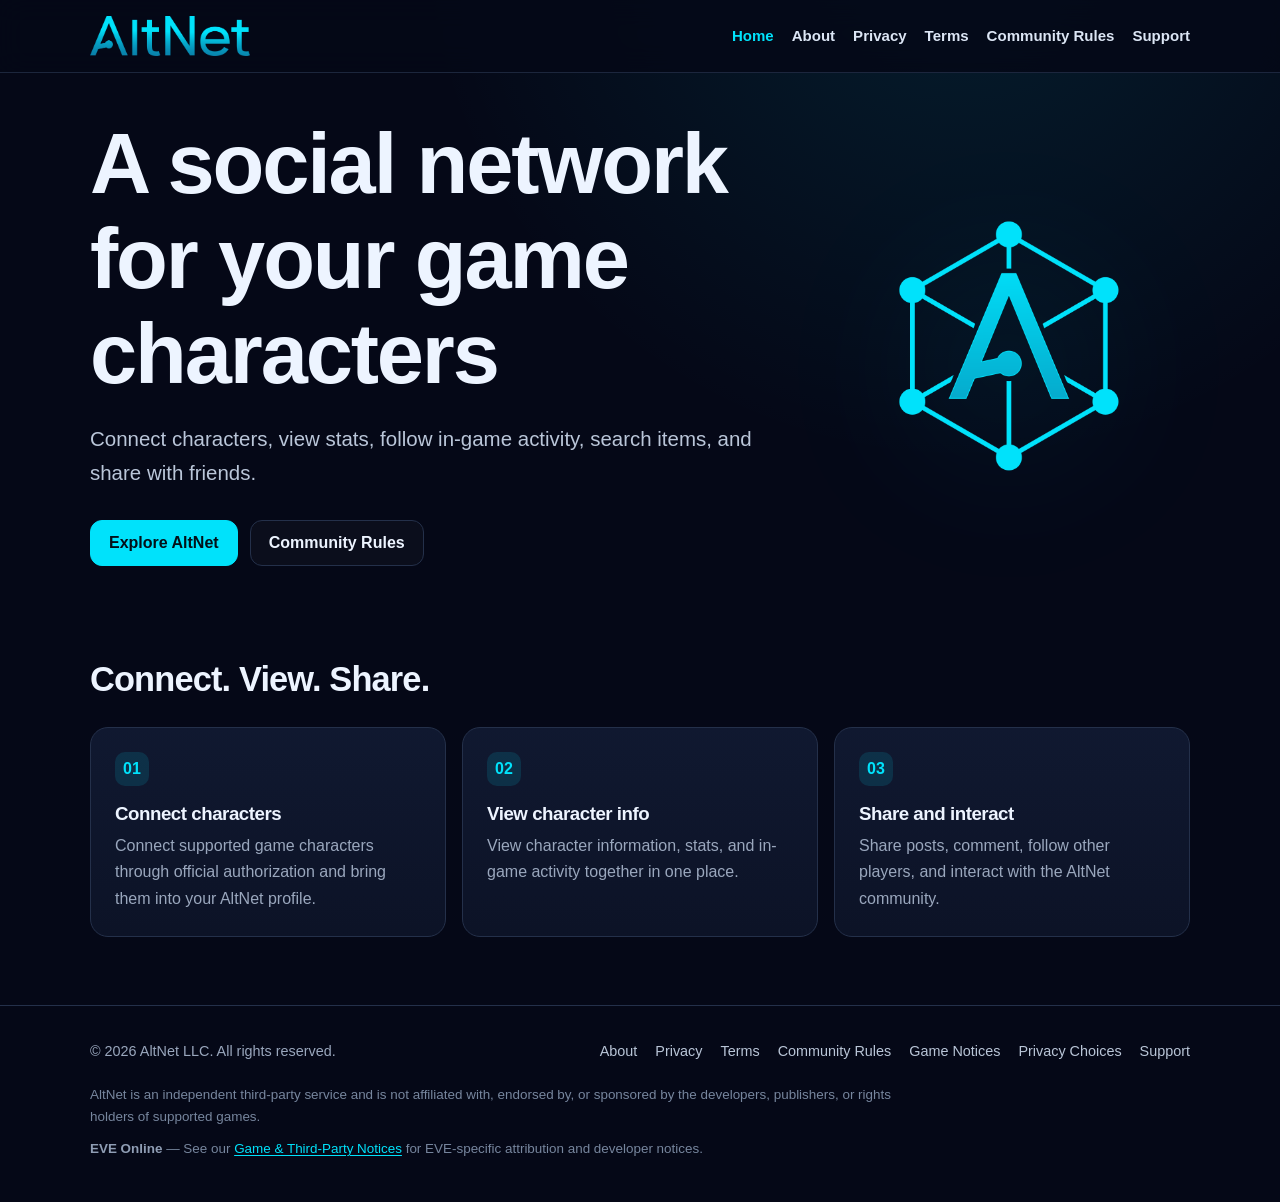
<file: index.html>
<!doctype html>
<html lang="en">
<head>
  <meta charset="utf-8">
  <meta name="viewport" content="width=device-width,initial-scale=1">
  <title>AltNet — A social network for your game characters</title>
  <meta name="description" content="AltNet is a social network for your game characters. Connect characters, view stats, follow in-game activity, search items, and share with friends.">
  <meta name="theme-color" content="#050817">
  <link rel="canonical" href="https://altnetapp.com/">
  <link rel="icon" type="image/png" sizes="192x192" href="/assets/images/favicon-192.png">
  <link rel="apple-touch-icon" href="/assets/images/favicon-192.png">
  <link rel="manifest" href="/site.webmanifest">
  <meta property="og:type" content="website">
  <meta property="og:site_name" content="AltNet">
  <meta property="og:title" content="AltNet — A social network for your game characters">
  <meta property="og:description" content="AltNet is a social network for your game characters. Connect characters, view stats, follow in-game activity, search items, and share with friends.">
  <meta property="og:url" content="https://altnetapp.com/">
  <meta property="og:image" content="https://altnetapp.com/assets/images/app-icon.png">
  <meta name="twitter:card" content="summary">
  <link rel="stylesheet" href="/assets/css/site.css">
</head>
<body>
<header class="site-header">
  <div class="wrap header-inner">
    <a class="brand" href="/" aria-label="AltNet home"><img src="/assets/images/altnet-wordmark.png" alt="AltNet"></a>

    <nav class="desktop-nav" aria-label="Main navigation">
        <a href="/" aria-current="page">Home</a>
        <a href="/about/">About</a>
        <a href="/privacy/">Privacy</a>
        <a href="/terms/">Terms</a>
        <a href="/rules/">Community Rules</a>
        <a href="/support/">Support</a>
    </nav>

    <details class="mobile-nav">
      <summary>Menu</summary>
      <nav aria-label="Mobile navigation">
        <a href="/" aria-current="page">Home</a>
        <a href="/about/">About</a>
        <a href="/privacy/">Privacy</a>
        <a href="/terms/">Terms</a>
        <a href="/rules/">Community Rules</a>
        <a href="/support/">Support</a>
      </nav>
    </details>
  </div>
</header>
<main>

<section class="hero">
  <div class="wrap hero-grid">
    <div>
      <h1>A social network for your game characters</h1>
      <p class="lead">Connect characters, view stats, follow in-game activity, search items, and share with friends.</p>
      <div class="hero-actions">
        <a class="btn btn-primary" href="#about">Explore AltNet</a>
        <a class="btn btn-secondary" href="/rules/">Community Rules</a>
      </div>
    </div>
    <img class="hero-mark" src="/assets/images/altnet-mark.png" alt="" aria-hidden="true">
  </div>
</section>

<section class="section" id="about">
  <div class="wrap">
    <h2>Connect. View. Share.</h2>
    <div class="cards">
      <article class="card"><div class="icon-dot">01</div><h3>Connect characters</h3><p>Connect supported game characters through official authorization and bring them into your AltNet profile.</p></article>
      <article class="card"><div class="icon-dot">02</div><h3>View character info</h3><p>View character information, stats, and in-game activity together in one place.</p></article>
      <article class="card"><div class="icon-dot">03</div><h3>Share and interact</h3><p>Share posts, comment, follow other players, and interact with the AltNet community.</p></article>
    </div>
  </div>
</section>


</main>
<footer class="site-footer">
  <div class="wrap">
    <div class="footer-grid">
      <div>© 2026 AltNet LLC. All rights reserved.</div>
      <div class="footer-links">
        <a href="/about/">About</a>
        <a href="/privacy/">Privacy</a>
        <a href="/terms/">Terms</a>
        <a href="/rules/">Community Rules</a>
        <a href="/game-notices/">Game Notices</a>
        <a href="/account-privacy-choices/">Privacy Choices</a>
        <a href="/support/">Support</a>
      </div>
    </div>
    <div class="third-party">
      <p>AltNet is an independent third-party service and is not affiliated with, endorsed by, or sponsored by the developers, publishers, or rights holders of supported games.</p>
      <p><strong>EVE Online</strong> — See our <a href="/game-notices/">Game &amp; Third-Party Notices</a> for EVE-specific attribution and developer notices.</p>
    </div>
  </div>
</footer>
</body>
</html>
</file>
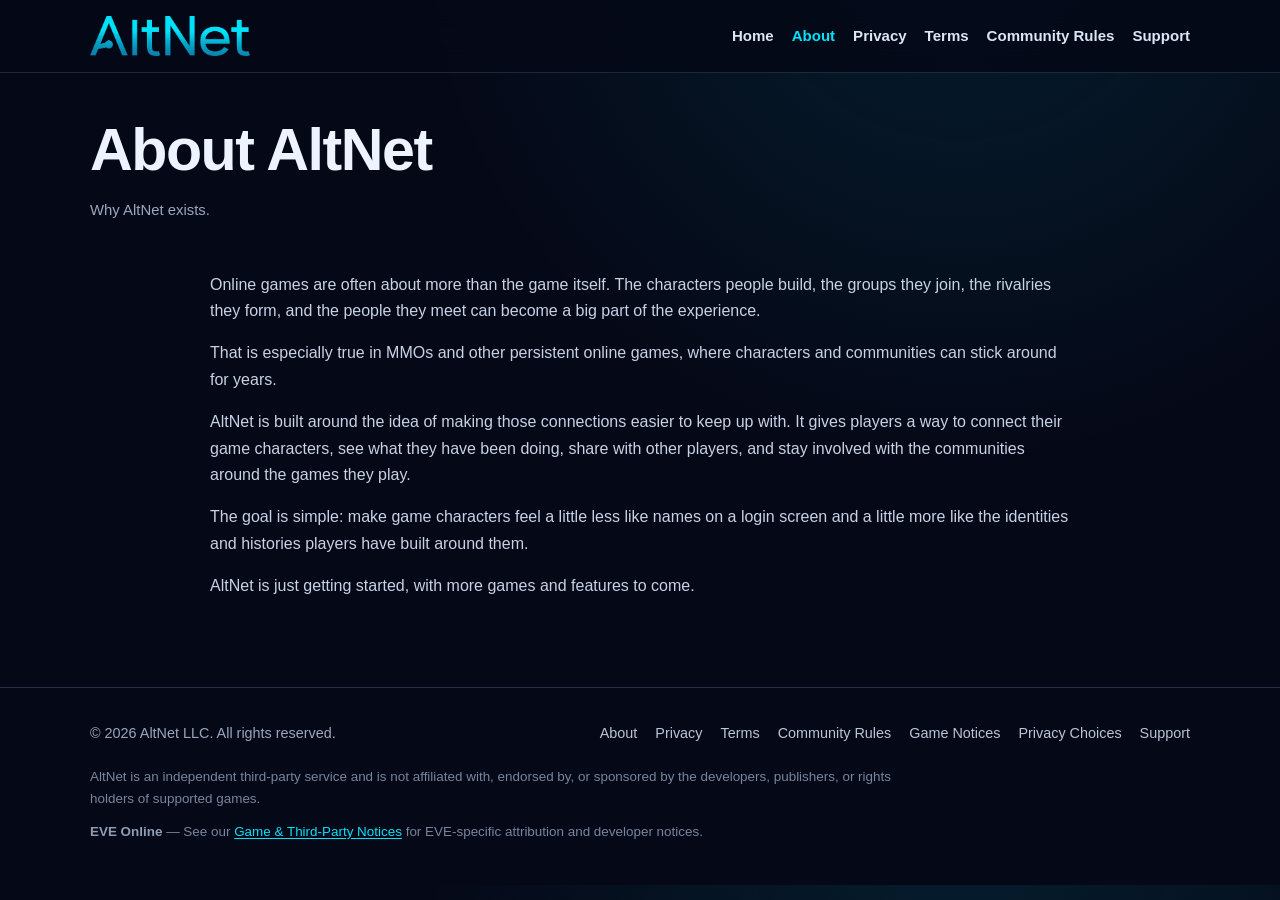
<file: about/index.html>
<!doctype html>
<html lang="en">
<head>
  <meta charset="utf-8">
  <meta name="viewport" content="width=device-width,initial-scale=1">
  <title>About AltNet — AltNet</title>
  <meta name="description" content="Why AltNet was created: bringing game characters, activity, information, and player communities together in one place.">
  <meta name="theme-color" content="#050817">
  <link rel="canonical" href="https://altnetapp.com/about/">
  <link rel="icon" type="image/png" sizes="192x192" href="/assets/images/favicon-192.png">
  <link rel="apple-touch-icon" href="/assets/images/favicon-192.png">
  <link rel="manifest" href="/site.webmanifest">
  <meta property="og:type" content="website">
  <meta property="og:site_name" content="AltNet">
  <meta property="og:title" content="About AltNet — AltNet">
  <meta property="og:description" content="Why AltNet was created: bringing game characters, activity, information, and player communities together in one place.">
  <meta property="og:url" content="https://altnetapp.com/about/">
  <meta property="og:image" content="https://altnetapp.com/assets/images/app-icon.png">
  <meta name="twitter:card" content="summary">
  <link rel="stylesheet" href="/assets/css/site.css">
</head>
<body>
<header class="site-header">
  <div class="wrap header-inner">
    <a class="brand" href="/" aria-label="AltNet home"><img src="/assets/images/altnet-wordmark.png" alt="AltNet"></a>

    <nav class="desktop-nav" aria-label="Main navigation">
        <a href="/">Home</a>
        <a href="/about/" aria-current="page">About</a>
        <a href="/privacy/">Privacy</a>
        <a href="/terms/">Terms</a>
        <a href="/rules/">Community Rules</a>
        <a href="/support/">Support</a>
    </nav>

    <details class="mobile-nav">
      <summary>Menu</summary>
      <nav aria-label="Mobile navigation">
        <a href="/">Home</a>
        <a href="/about/" aria-current="page">About</a>
        <a href="/privacy/">Privacy</a>
        <a href="/terms/">Terms</a>
        <a href="/rules/">Community Rules</a>
        <a href="/support/">Support</a>
      </nav>
    </details>
  </div>
</header>
<main>

<section class="legal-hero">
  <div class="wrap">
    <h1>About AltNet</h1>
    <p class="meta">Why AltNet exists.</p>
  </div>
</section>
<article class="wrap content">
  <p>Online games are often about more than the game itself. The characters people build, the groups they join, the rivalries they form, and the people they meet can become a big part of the experience.</p>

  <p>That is especially true in MMOs and other persistent online games, where characters and communities can stick around for years.</p>

  <p>AltNet is built around the idea of making those connections easier to keep up with. It gives players a way to connect their game characters, see what they have been doing, share with other players, and stay involved with the communities around the games they play.</p>

  <p>The goal is simple: make game characters feel a little less like names on a login screen and a little more like the identities and histories players have built around them.</p>

  <p>AltNet is just getting started, with more games and features to come.</p>
</article>

</main>
<footer class="site-footer">
  <div class="wrap">
    <div class="footer-grid">
      <div>© 2026 AltNet LLC. All rights reserved.</div>
      <div class="footer-links">
        <a href="/about/" aria-current="page">About</a>
        <a href="/privacy/">Privacy</a>
        <a href="/terms/">Terms</a>
        <a href="/rules/">Community Rules</a>
        <a href="/game-notices/">Game Notices</a>
        <a href="/account-privacy-choices/">Privacy Choices</a>
        <a href="/support/">Support</a>
      </div>
    </div>
    <div class="third-party">
      <p>AltNet is an independent third-party service and is not affiliated with, endorsed by, or sponsored by the developers, publishers, or rights holders of supported games.</p>
      <p><strong>EVE Online</strong> — See our <a href="/game-notices/">Game &amp; Third-Party Notices</a> for EVE-specific attribution and developer notices.</p>
    </div>
  </div>
</footer>
</body>
</html>
</file>
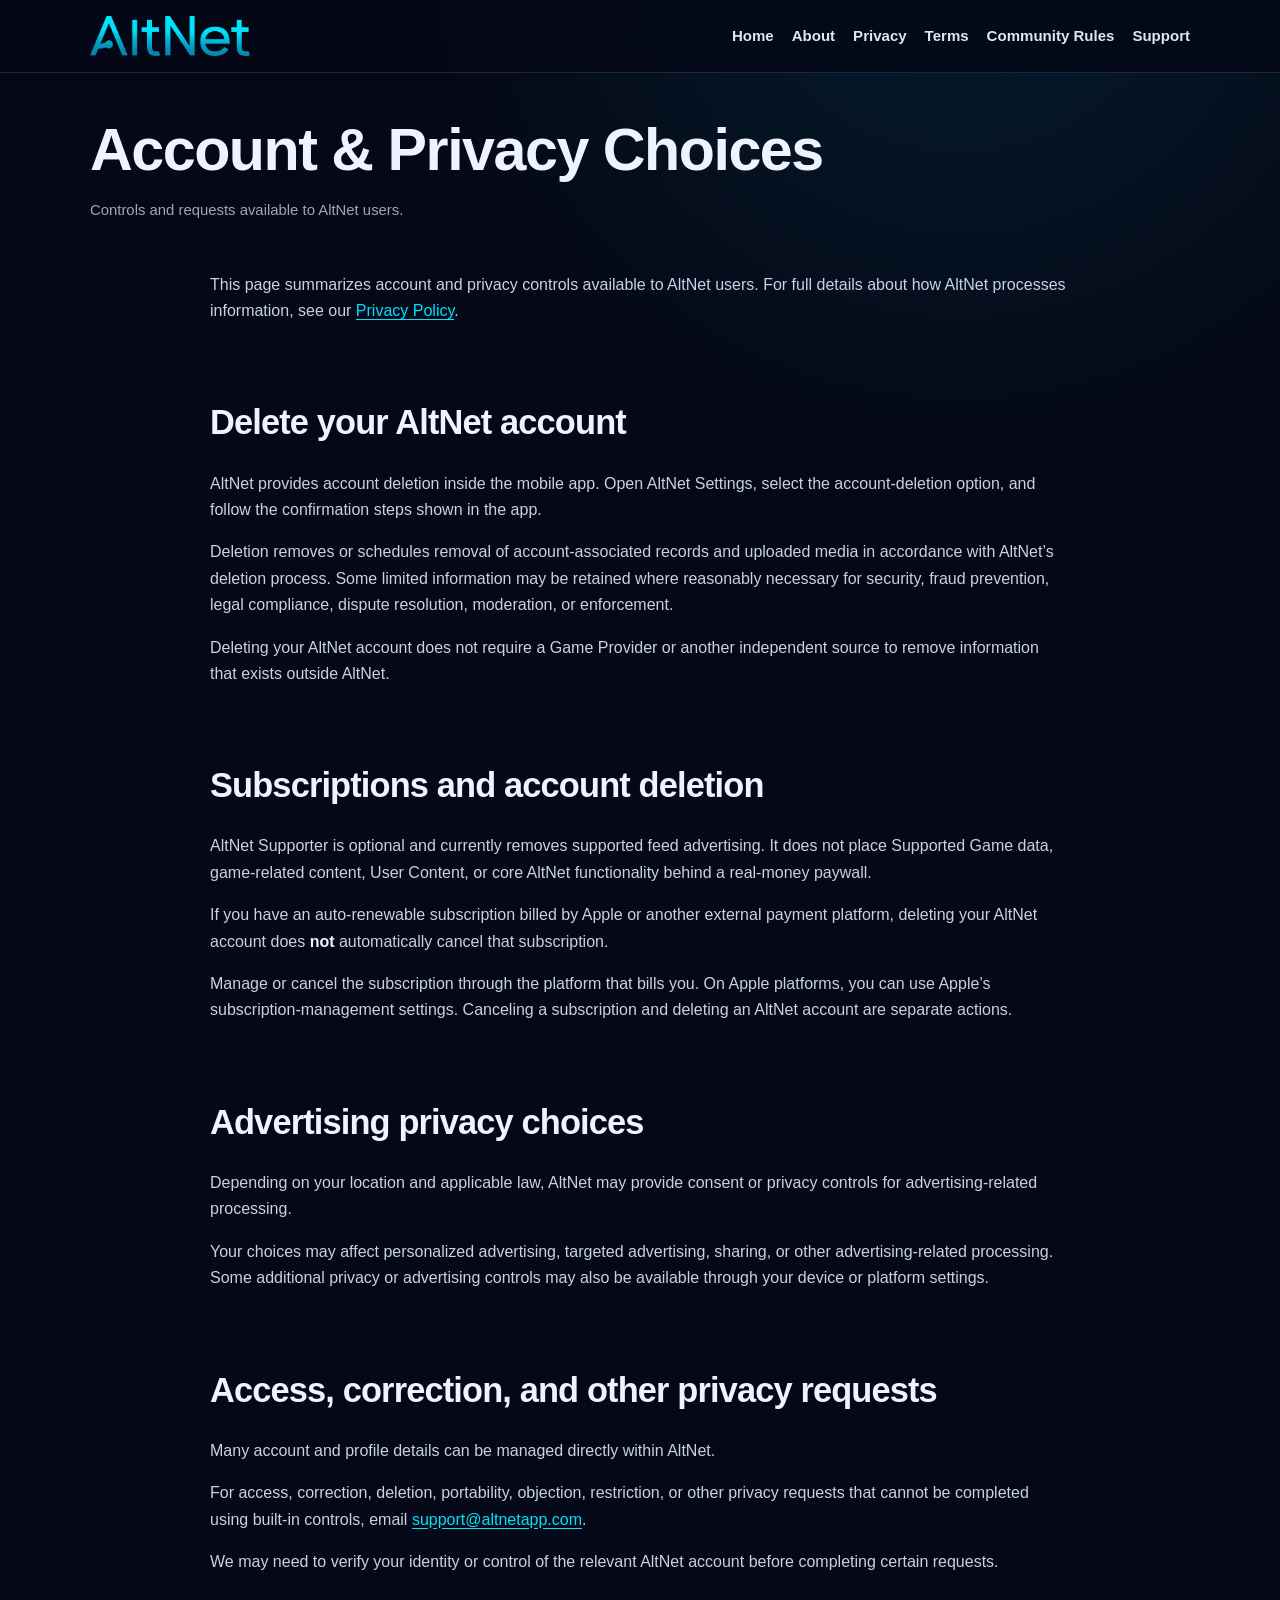
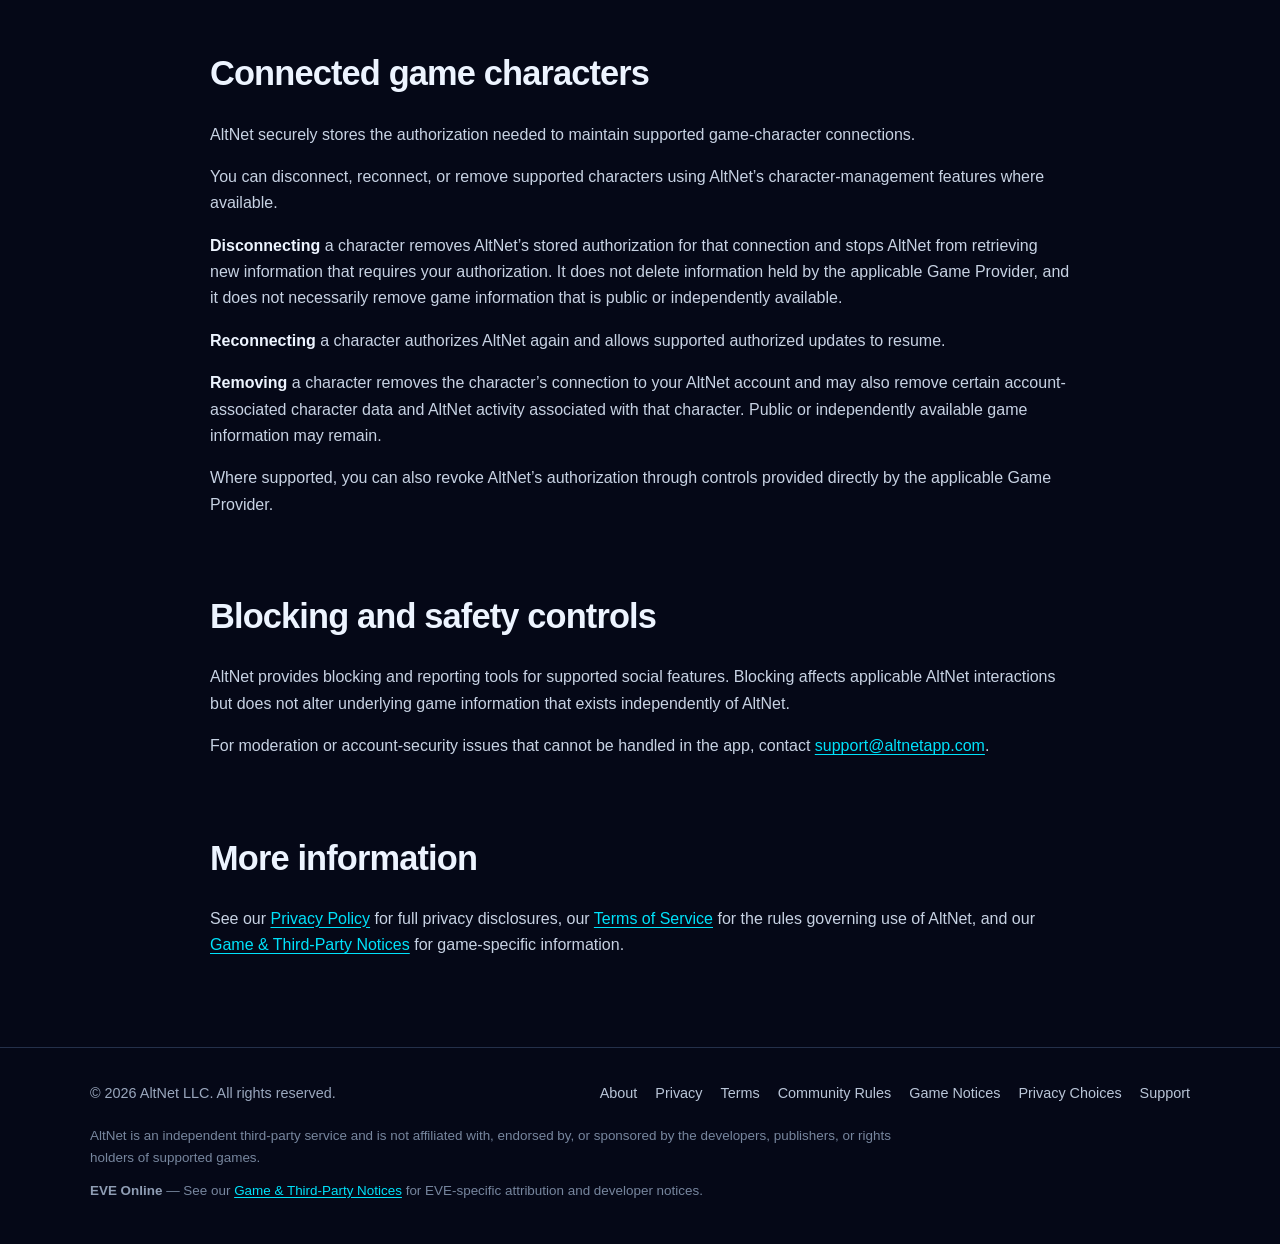
<file: account-privacy-choices/index.html>
<!doctype html>
<html lang="en">
<head>
  <meta charset="utf-8">
  <meta name="viewport" content="width=device-width,initial-scale=1">
  <title>Account & Privacy Choices — AltNet</title>
  <meta name="description" content="Account deletion and privacy choices available to AltNet users.">
  <meta name="theme-color" content="#050817">
  <link rel="canonical" href="https://altnetapp.com/account-privacy-choices/">
  <link rel="icon" type="image/png" sizes="192x192" href="/assets/images/favicon-192.png">
  <link rel="apple-touch-icon" href="/assets/images/favicon-192.png">
  <link rel="manifest" href="/site.webmanifest">
  <meta property="og:type" content="website">
  <meta property="og:site_name" content="AltNet">
  <meta property="og:title" content="Account & Privacy Choices — AltNet">
  <meta property="og:description" content="Account deletion and privacy choices available to AltNet users.">
  <meta property="og:url" content="https://altnetapp.com/account-privacy-choices/">
  <meta property="og:image" content="https://altnetapp.com/assets/images/app-icon.png">
  <meta name="twitter:card" content="summary">
  <link rel="stylesheet" href="/assets/css/site.css">
</head>
<body>
<header class="site-header">
  <div class="wrap header-inner">
    <a class="brand" href="/" aria-label="AltNet home"><img src="/assets/images/altnet-wordmark.png" alt="AltNet"></a>

    <nav class="desktop-nav" aria-label="Main navigation">
        <a href="/">Home</a>
        <a href="/about/">About</a>
        <a href="/privacy/">Privacy</a>
        <a href="/terms/">Terms</a>
        <a href="/rules/">Community Rules</a>
        <a href="/support/">Support</a>
    </nav>

    <details class="mobile-nav">
      <summary>Menu</summary>
      <nav aria-label="Mobile navigation">
        <a href="/">Home</a>
        <a href="/about/">About</a>
        <a href="/privacy/">Privacy</a>
        <a href="/terms/">Terms</a>
        <a href="/rules/">Community Rules</a>
        <a href="/support/">Support</a>
      </nav>
    </details>
  </div>
</header>
<main>

<section class="legal-hero"><div class="wrap"><h1>Account &amp; Privacy Choices</h1><p class="meta">Controls and requests available to AltNet users.</p></div></section>
<article class="wrap content">
  <p>This page summarizes account and privacy controls available to AltNet users. For full details about how AltNet processes information, see our <a href="/privacy/">Privacy Policy</a>.</p>

  <h2>Delete your AltNet account</h2>
  <p>AltNet provides account deletion inside the mobile app. Open AltNet Settings, select the account-deletion option, and follow the confirmation steps shown in the app.</p>
  <p>Deletion removes or schedules removal of account-associated records and uploaded media in accordance with AltNet’s deletion process. Some limited information may be retained where reasonably necessary for security, fraud prevention, legal compliance, dispute resolution, moderation, or enforcement.</p>
  <p>Deleting your AltNet account does not require a Game Provider or another independent source to remove information that exists outside AltNet.</p>

  <h2>Subscriptions and account deletion</h2>
  <p>AltNet Supporter is optional and currently removes supported feed advertising. It does not place Supported Game data, game-related content, User Content, or core AltNet functionality behind a real-money paywall.</p>
  <p>If you have an auto-renewable subscription billed by Apple or another external payment platform, deleting your AltNet account does <strong>not</strong> automatically cancel that subscription.</p>
  <p>Manage or cancel the subscription through the platform that bills you. On Apple platforms, you can use Apple’s subscription-management settings. Canceling a subscription and deleting an AltNet account are separate actions.</p>

  <h2>Advertising privacy choices</h2>
  <p>Depending on your location and applicable law, AltNet may provide consent or privacy controls for advertising-related processing.</p>
  <p>Your choices may affect personalized advertising, targeted advertising, sharing, or other advertising-related processing. Some additional privacy or advertising controls may also be available through your device or platform settings.</p>

  <h2>Access, correction, and other privacy requests</h2>
  <p>Many account and profile details can be managed directly within AltNet.</p>
  <p>For access, correction, deletion, portability, objection, restriction, or other privacy requests that cannot be completed using built-in controls, email <a href="mailto:support@altnetapp.com">support@altnetapp.com</a>.</p>
  <p>We may need to verify your identity or control of the relevant AltNet account before completing certain requests.</p>

  <h2>Connected game characters</h2>
  <p>AltNet securely stores the authorization needed to maintain supported game-character connections.</p>
  <p>You can disconnect, reconnect, or remove supported characters using AltNet’s character-management features where available.</p>
  <p><strong>Disconnecting</strong> a character removes AltNet’s stored authorization for that connection and stops AltNet from retrieving new information that requires your authorization. It does not delete information held by the applicable Game Provider, and it does not necessarily remove game information that is public or independently available.</p>
  <p><strong>Reconnecting</strong> a character authorizes AltNet again and allows supported authorized updates to resume.</p>
  <p><strong>Removing</strong> a character removes the character’s connection to your AltNet account and may also remove certain account-associated character data and AltNet activity associated with that character. Public or independently available game information may remain.</p>
  <p>Where supported, you can also revoke AltNet’s authorization through controls provided directly by the applicable Game Provider.</p>

  <h2>Blocking and safety controls</h2>
  <p>AltNet provides blocking and reporting tools for supported social features. Blocking affects applicable AltNet interactions but does not alter underlying game information that exists independently of AltNet.</p>
  <p>For moderation or account-security issues that cannot be handled in the app, contact <a href="mailto:support@altnetapp.com">support@altnetapp.com</a>.</p>

  <h2>More information</h2>
  <p>See our <a href="/privacy/">Privacy Policy</a> for full privacy disclosures, our <a href="/terms/">Terms of Service</a> for the rules governing use of AltNet, and our <a href="/game-notices/">Game &amp; Third-Party Notices</a> for game-specific information.</p>
</article>

</main>
<footer class="site-footer">
  <div class="wrap">
    <div class="footer-grid">
      <div>© 2026 AltNet LLC. All rights reserved.</div>
      <div class="footer-links">
        <a href="/about/">About</a>
        <a href="/privacy/">Privacy</a>
        <a href="/terms/">Terms</a>
        <a href="/rules/">Community Rules</a>
        <a href="/game-notices/">Game Notices</a>
        <a href="/account-privacy-choices/">Privacy Choices</a>
        <a href="/support/">Support</a>
      </div>
    </div>
    <div class="third-party">
      <p>AltNet is an independent third-party service and is not affiliated with, endorsed by, or sponsored by the developers, publishers, or rights holders of supported games.</p>
      <p><strong>EVE Online</strong> — See our <a href="/game-notices/">Game &amp; Third-Party Notices</a> for EVE-specific attribution and developer notices.</p>
    </div>
  </div>
</footer>
</body>
</html>
</file>
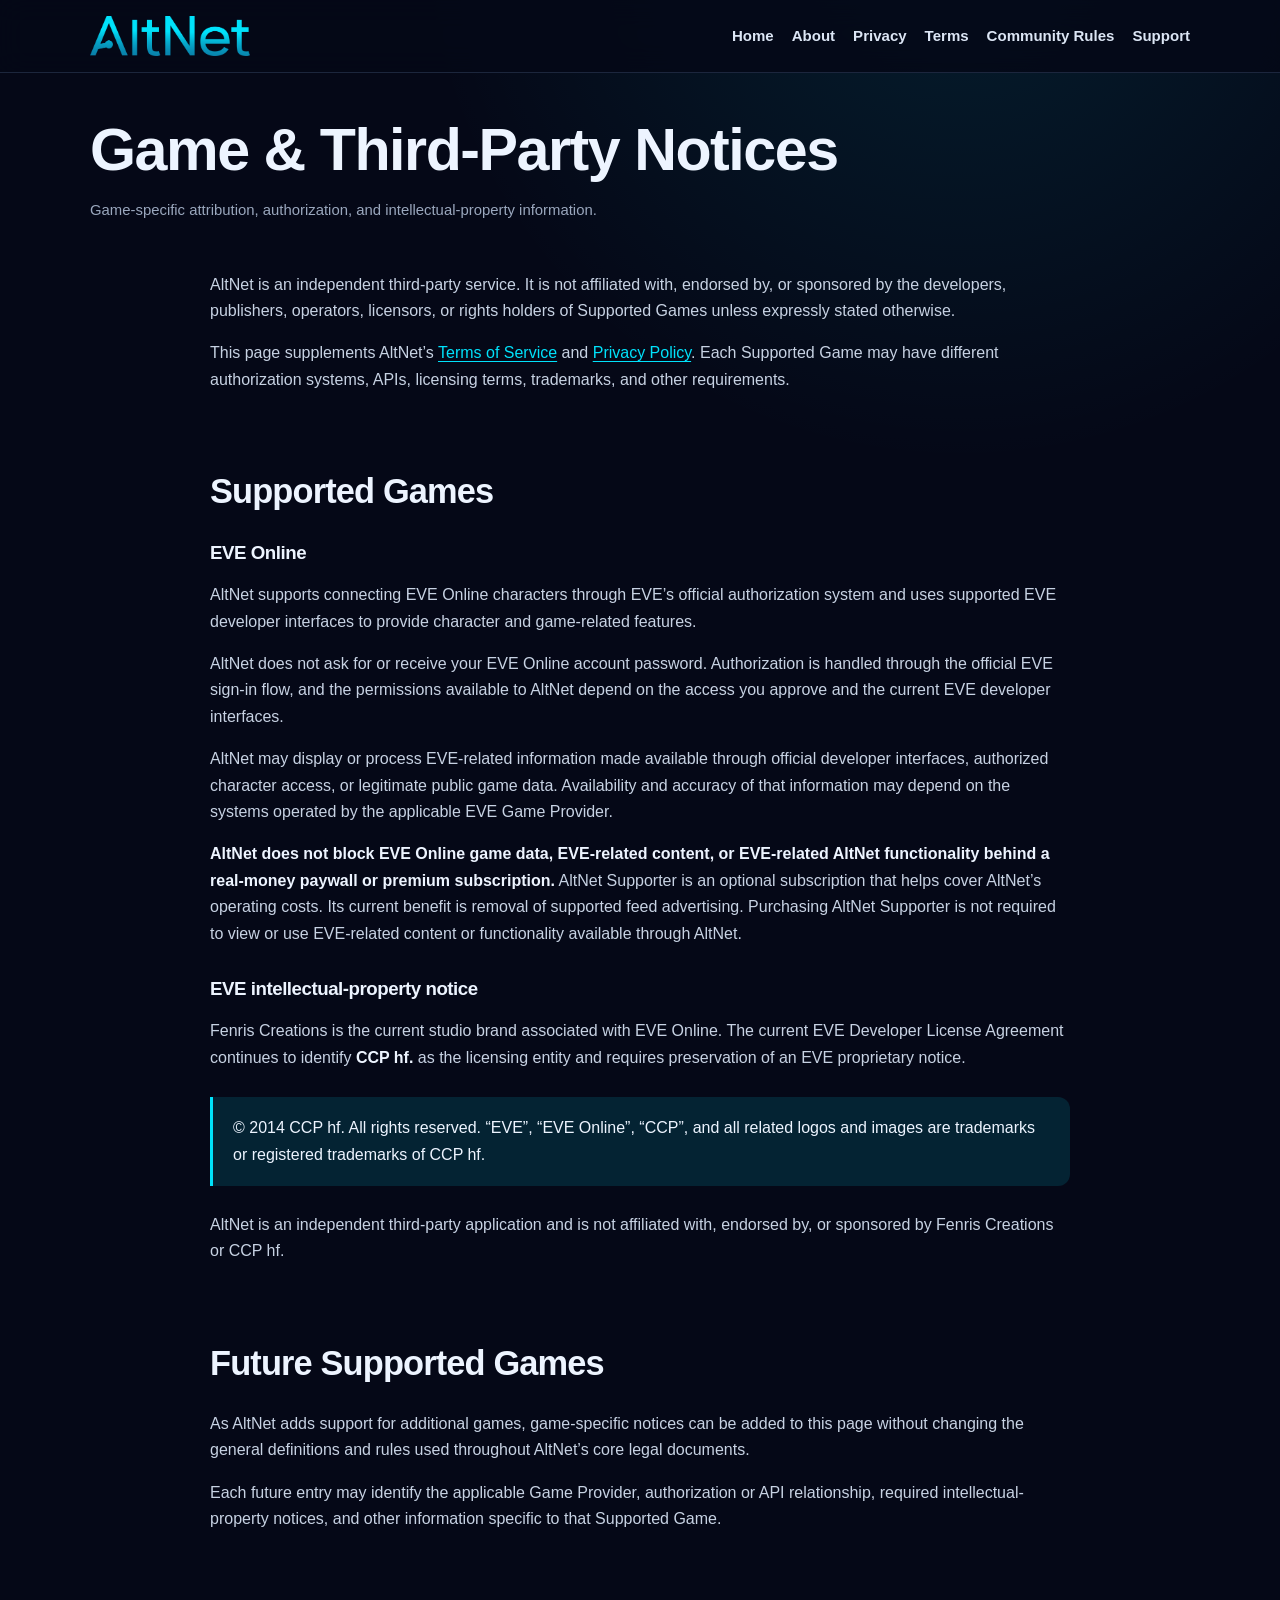
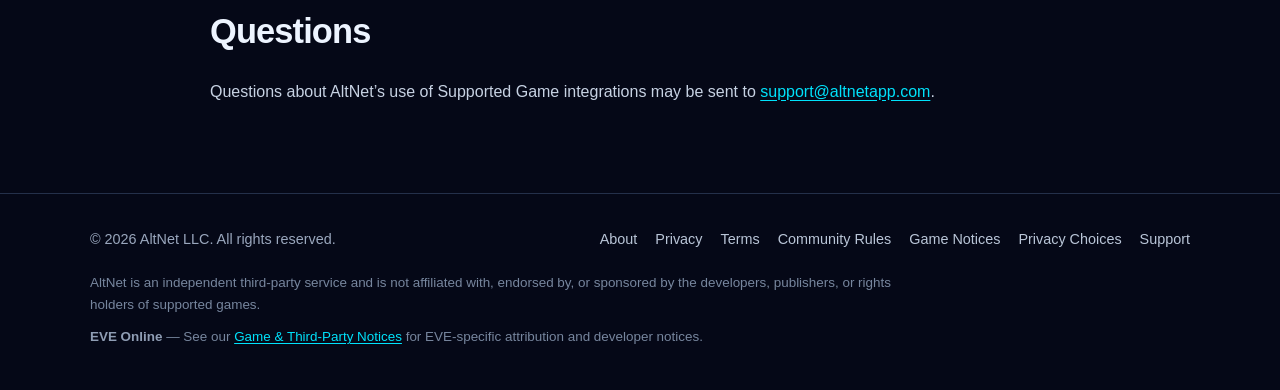
<file: game-notices/index.html>
<!doctype html>
<html lang="en">
<head>
  <meta charset="utf-8">
  <meta name="viewport" content="width=device-width,initial-scale=1">
  <title>Game & Third-Party Notices — AltNet</title>
  <meta name="description" content="Game-specific, intellectual-property, authorization, and third-party notices for AltNet.">
  <meta name="theme-color" content="#050817">
  <link rel="canonical" href="https://altnetapp.com/game-notices/">
  <link rel="icon" type="image/png" sizes="192x192" href="/assets/images/favicon-192.png">
  <link rel="apple-touch-icon" href="/assets/images/favicon-192.png">
  <link rel="manifest" href="/site.webmanifest">
  <meta property="og:type" content="website">
  <meta property="og:site_name" content="AltNet">
  <meta property="og:title" content="Game &amp; Third-Party Notices — AltNet">
  <meta property="og:description" content="Game-specific, intellectual-property, authorization, and third-party notices for AltNet.">
  <meta property="og:url" content="https://altnetapp.com/game-notices/">
  <meta property="og:image" content="https://altnetapp.com/assets/images/app-icon.png">
  <meta name="twitter:card" content="summary">
  <link rel="stylesheet" href="/assets/css/site.css">
</head>
<body>
<header class="site-header">
  <div class="wrap header-inner">
    <a class="brand" href="/" aria-label="AltNet home"><img src="/assets/images/altnet-wordmark.png" alt="AltNet"></a>

    <nav class="desktop-nav" aria-label="Main navigation">
        <a href="/">Home</a>
        <a href="/about/">About</a>
        <a href="/privacy/">Privacy</a>
        <a href="/terms/">Terms</a>
        <a href="/rules/">Community Rules</a>
        <a href="/support/">Support</a>
    </nav>

    <details class="mobile-nav">
      <summary>Menu</summary>
      <nav aria-label="Mobile navigation">
        <a href="/">Home</a>
        <a href="/about/">About</a>
        <a href="/privacy/">Privacy</a>
        <a href="/terms/">Terms</a>
        <a href="/rules/">Community Rules</a>
        <a href="/support/">Support</a>
      </nav>
    </details>
  </div>
</header>
<main>

<section class="legal-hero"><div class="wrap"><h1>Game &amp; Third-Party Notices</h1><p class="meta">Game-specific attribution, authorization, and intellectual-property information.</p></div></section>
<article class="wrap content">
  <p>AltNet is an independent third-party service. It is not affiliated with, endorsed by, or sponsored by the developers, publishers, operators, licensors, or rights holders of Supported Games unless expressly stated otherwise.</p>
  <p>This page supplements AltNet’s <a href="/terms/">Terms of Service</a> and <a href="/privacy/">Privacy Policy</a>. Each Supported Game may have different authorization systems, APIs, licensing terms, trademarks, and other requirements.</p>

  <h2>Supported Games</h2>

  <h3>EVE Online</h3>
  <p>AltNet supports connecting EVE Online characters through EVE’s official authorization system and uses supported EVE developer interfaces to provide character and game-related features.</p>
  <p>AltNet does not ask for or receive your EVE Online account password. Authorization is handled through the official EVE sign-in flow, and the permissions available to AltNet depend on the access you approve and the current EVE developer interfaces.</p>
  <p>AltNet may display or process EVE-related information made available through official developer interfaces, authorized character access, or legitimate public game data. Availability and accuracy of that information may depend on the systems operated by the applicable EVE Game Provider.</p>
  <p><strong>AltNet does not block EVE Online game data, EVE-related content, or EVE-related AltNet functionality behind a real-money paywall or premium subscription.</strong> AltNet Supporter is an optional subscription that helps cover AltNet’s operating costs. Its current benefit is removal of supported feed advertising. Purchasing AltNet Supporter is not required to view or use EVE-related content or functionality available through AltNet.</p>

  <h3>EVE intellectual-property notice</h3>
  <p>Fenris Creations is the current studio brand associated with EVE Online. The current EVE Developer License Agreement continues to identify <strong>CCP hf.</strong> as the licensing entity and requires preservation of an EVE proprietary notice.</p>
  <div class="notice">© 2014 CCP hf. All rights reserved. “EVE”, “EVE Online”, “CCP”, and all related logos and images are trademarks or registered trademarks of CCP hf.</div>
  <p>AltNet is an independent third-party application and is not affiliated with, endorsed by, or sponsored by Fenris Creations or CCP hf.</p>

  <h2>Future Supported Games</h2>
  <p>As AltNet adds support for additional games, game-specific notices can be added to this page without changing the general definitions and rules used throughout AltNet’s core legal documents.</p>
  <p>Each future entry may identify the applicable Game Provider, authorization or API relationship, required intellectual-property notices, and other information specific to that Supported Game.</p>

  <h2>Questions</h2>
  <p>Questions about AltNet’s use of Supported Game integrations may be sent to <a href="mailto:support@altnetapp.com">support@altnetapp.com</a>.</p>
</article>

</main>
<footer class="site-footer">
  <div class="wrap">
    <div class="footer-grid">
      <div>© 2026 AltNet LLC. All rights reserved.</div>
      <div class="footer-links">
        <a href="/about/">About</a>
        <a href="/privacy/">Privacy</a>
        <a href="/terms/">Terms</a>
        <a href="/rules/">Community Rules</a>
        <a href="/game-notices/">Game Notices</a>
        <a href="/account-privacy-choices/">Privacy Choices</a>
        <a href="/support/">Support</a>
      </div>
    </div>
    <div class="third-party">
      <p>AltNet is an independent third-party service and is not affiliated with, endorsed by, or sponsored by the developers, publishers, or rights holders of supported games.</p>
      <p><strong>EVE Online</strong> — See our <a href="/game-notices/">Game &amp; Third-Party Notices</a> for EVE-specific attribution and developer notices.</p>
    </div>
  </div>
</footer>
</body>
</html>
</file>
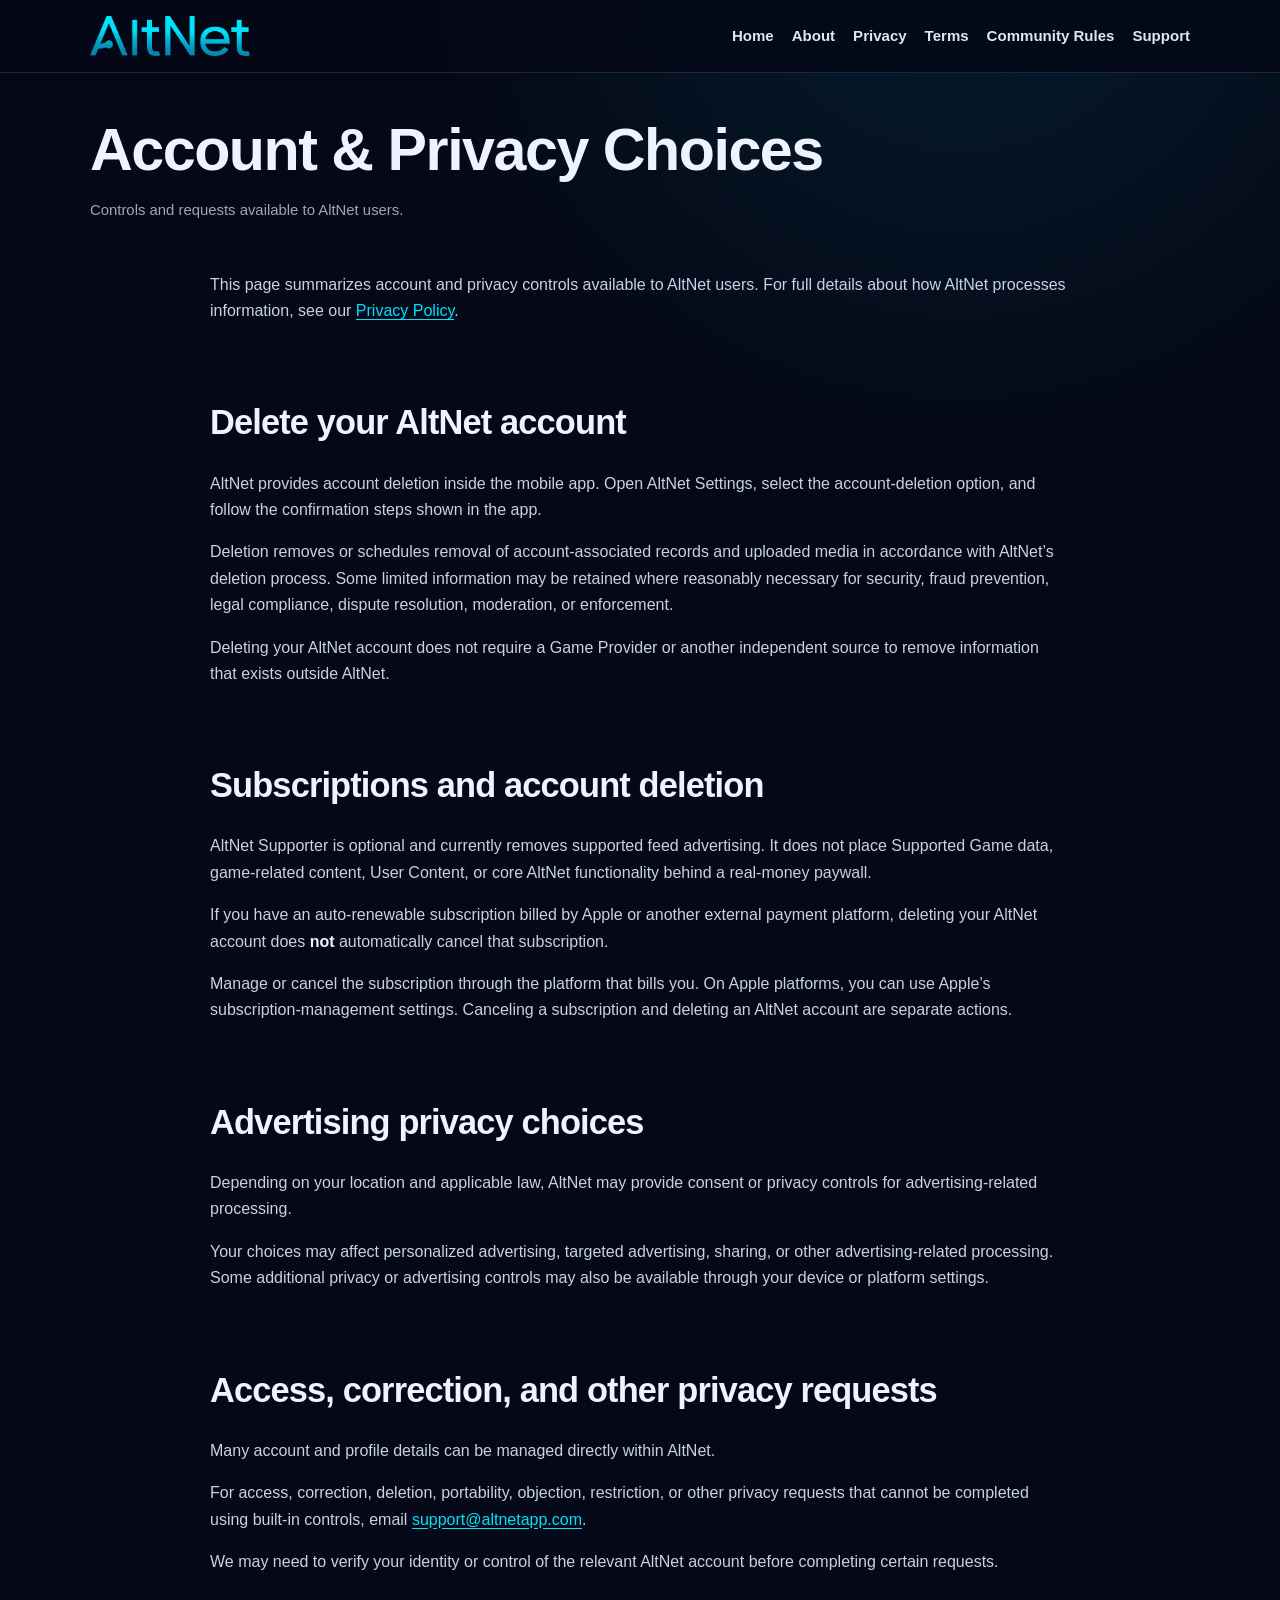
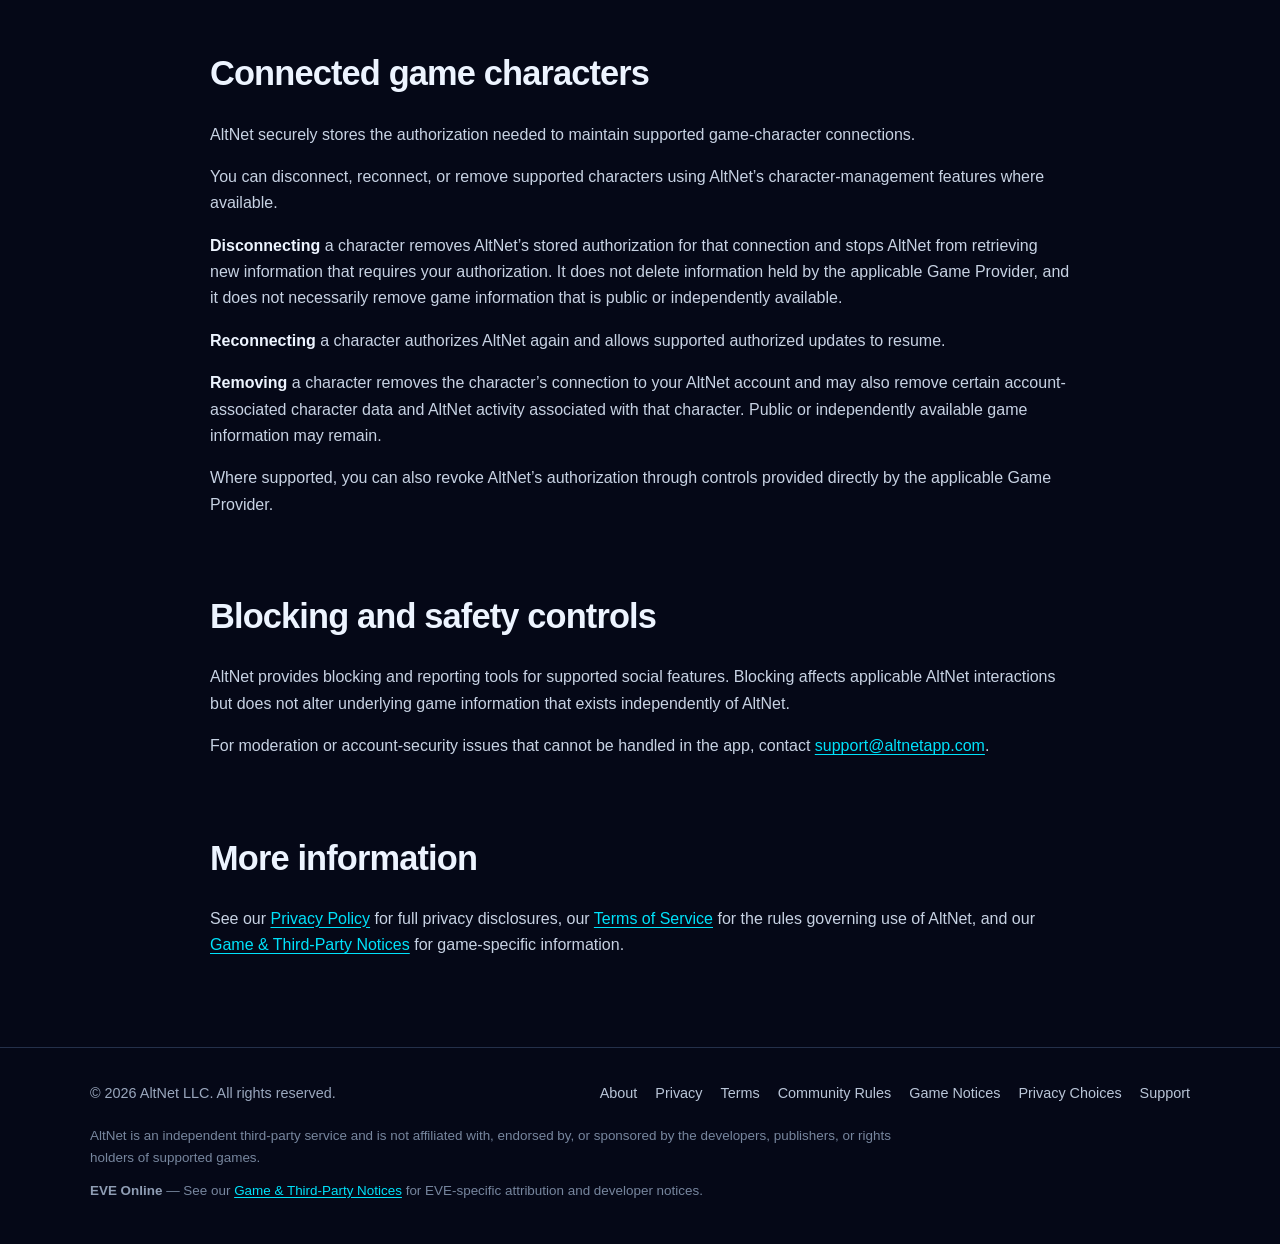
<file: privacy-choices/index.html>
<!doctype html><html lang="en"><head><meta charset="utf-8"><meta name="viewport" content="width=device-width,initial-scale=1"><meta name="robots" content="noindex,follow"><meta http-equiv="refresh" content="0;url=/account-privacy-choices/"><link rel="canonical" href="https://altnetapp.com/account-privacy-choices/"><title>Privacy Choices — AltNet</title></head><body><p><a href="/account-privacy-choices/">Continue to Account &amp; Privacy Choices</a></p></body></html>
</file>
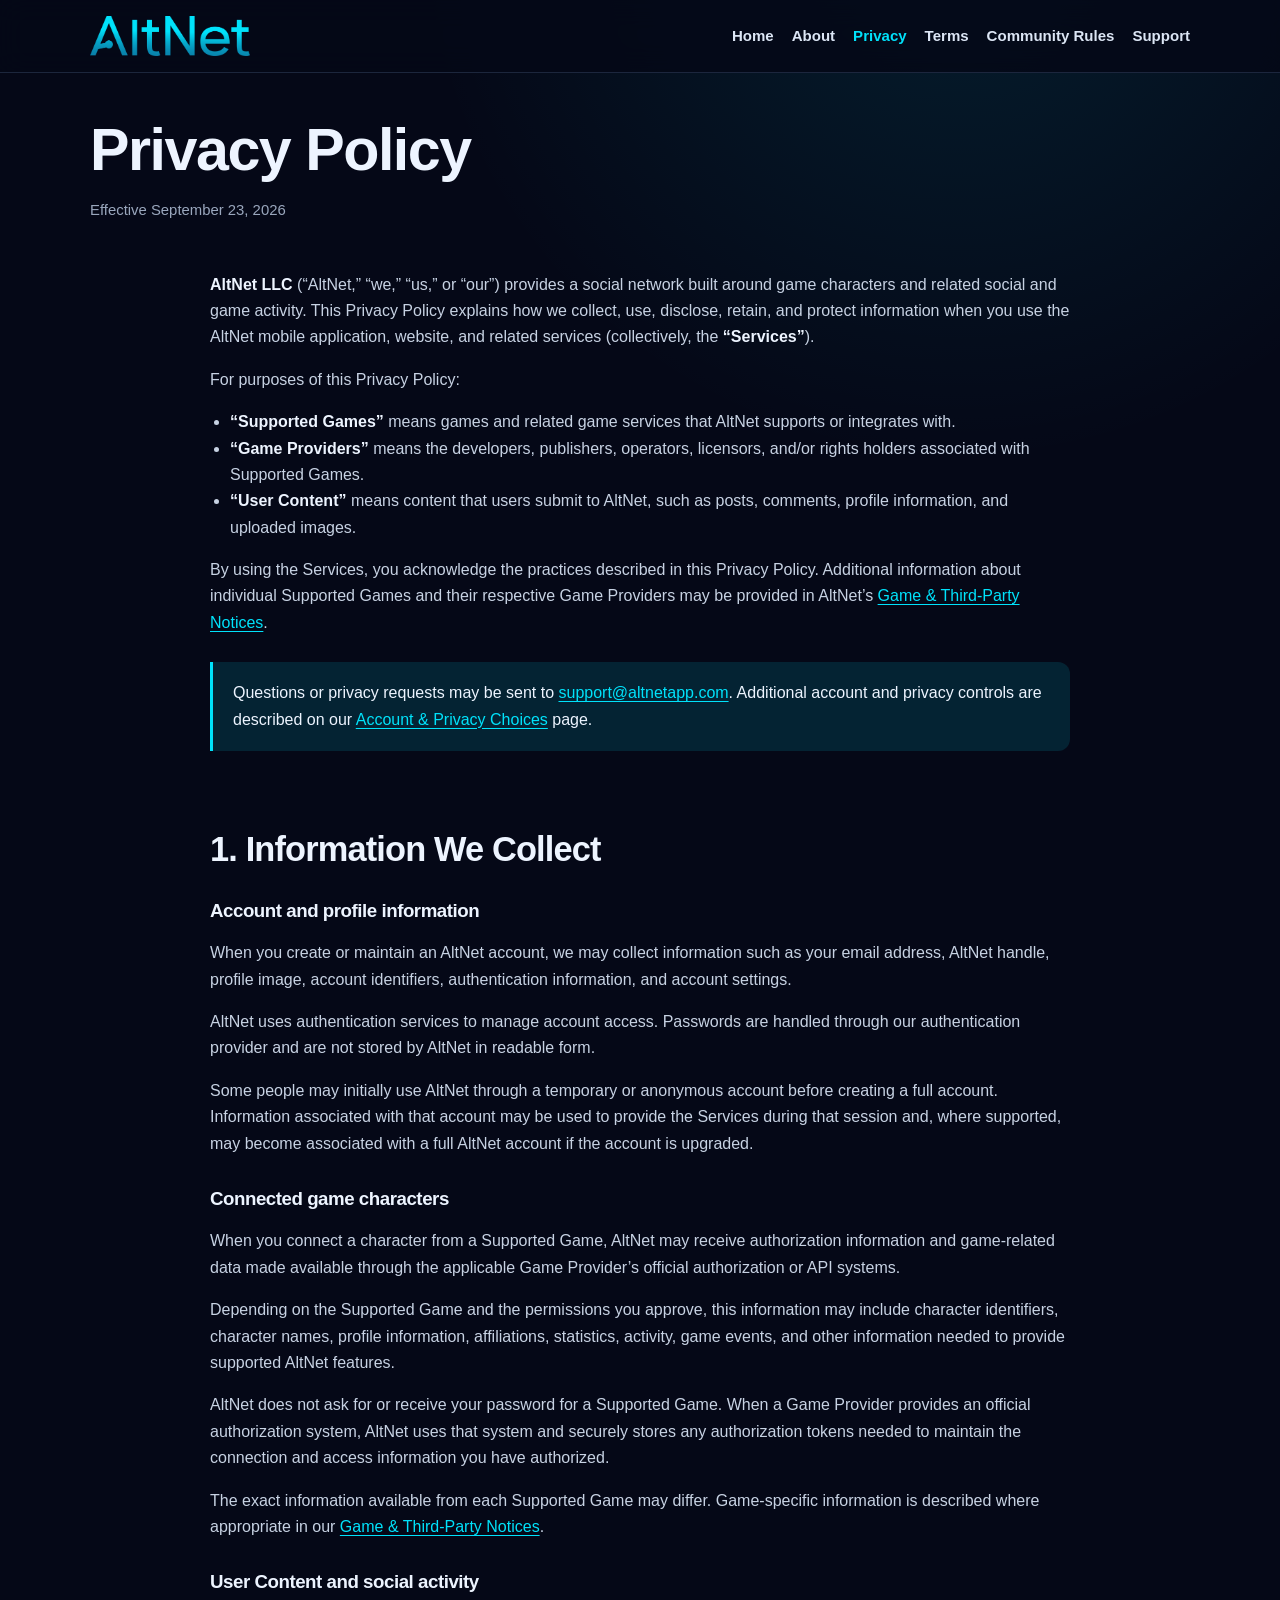
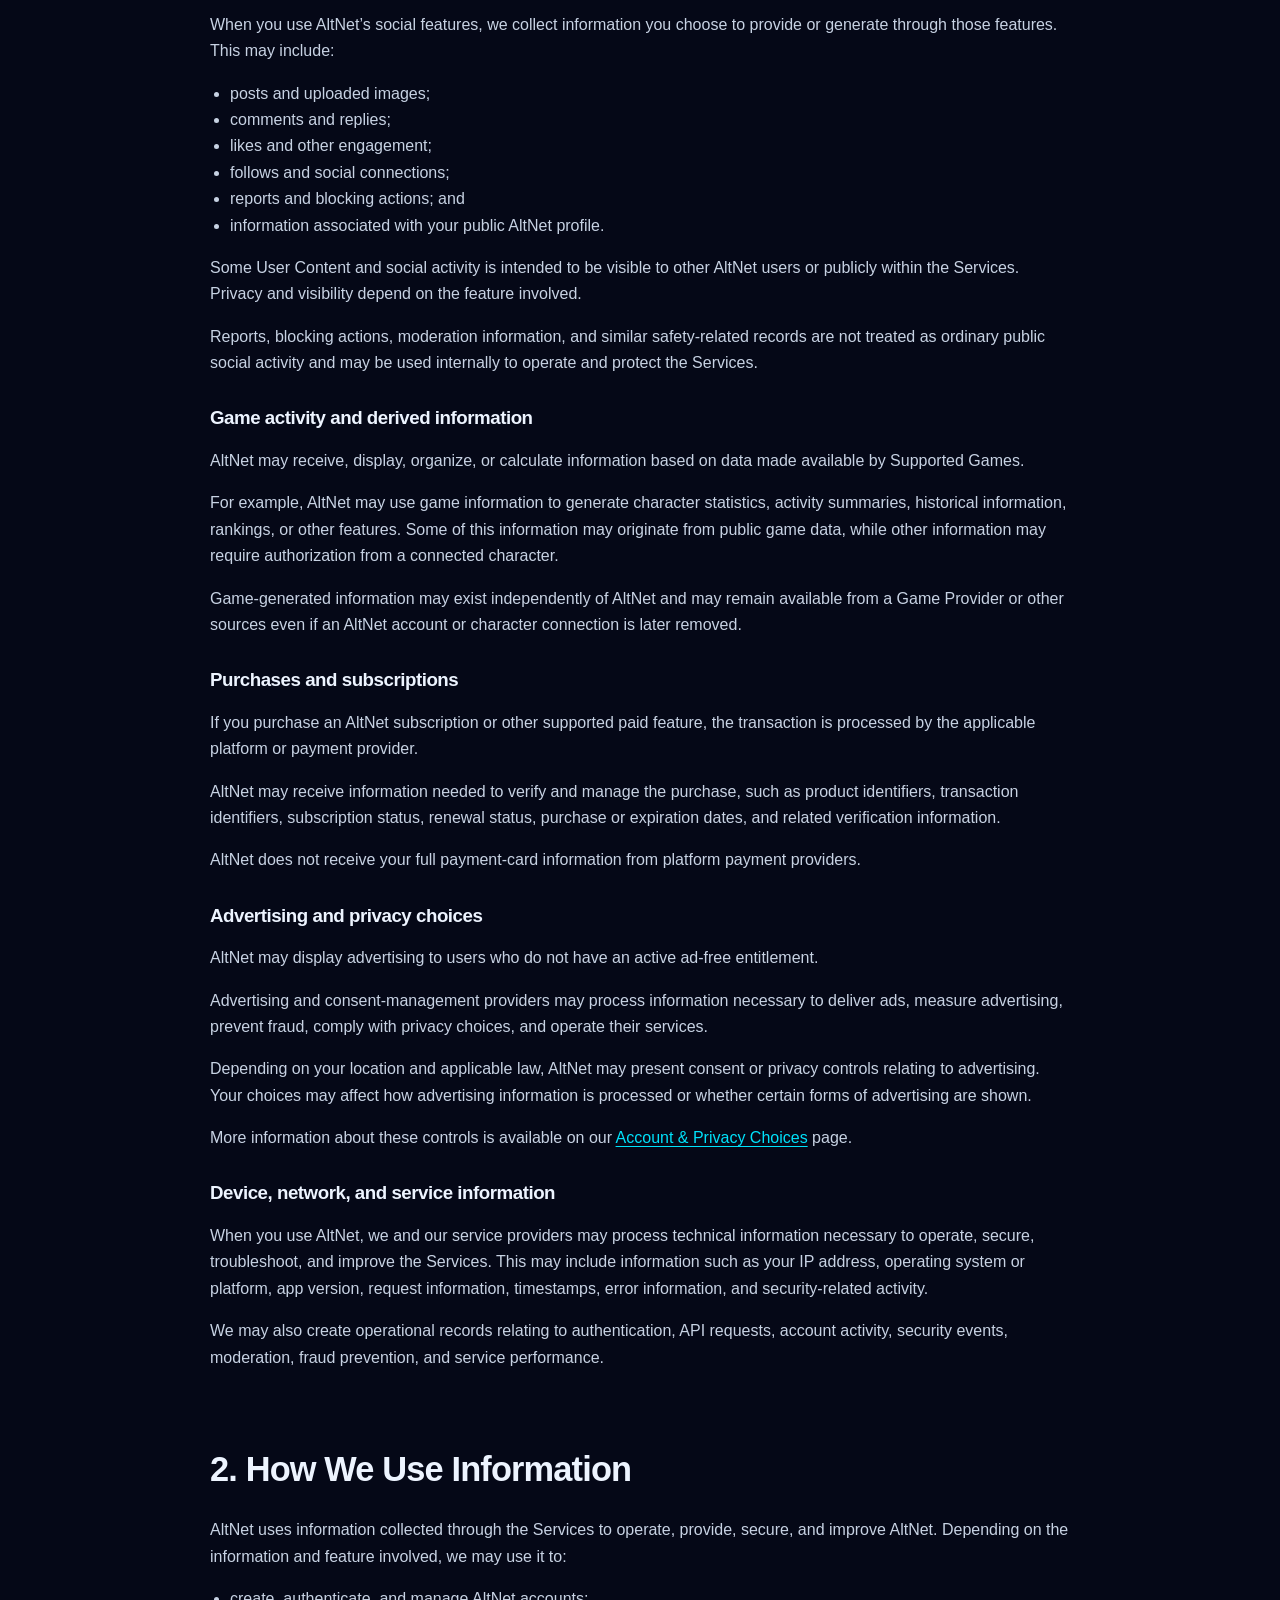
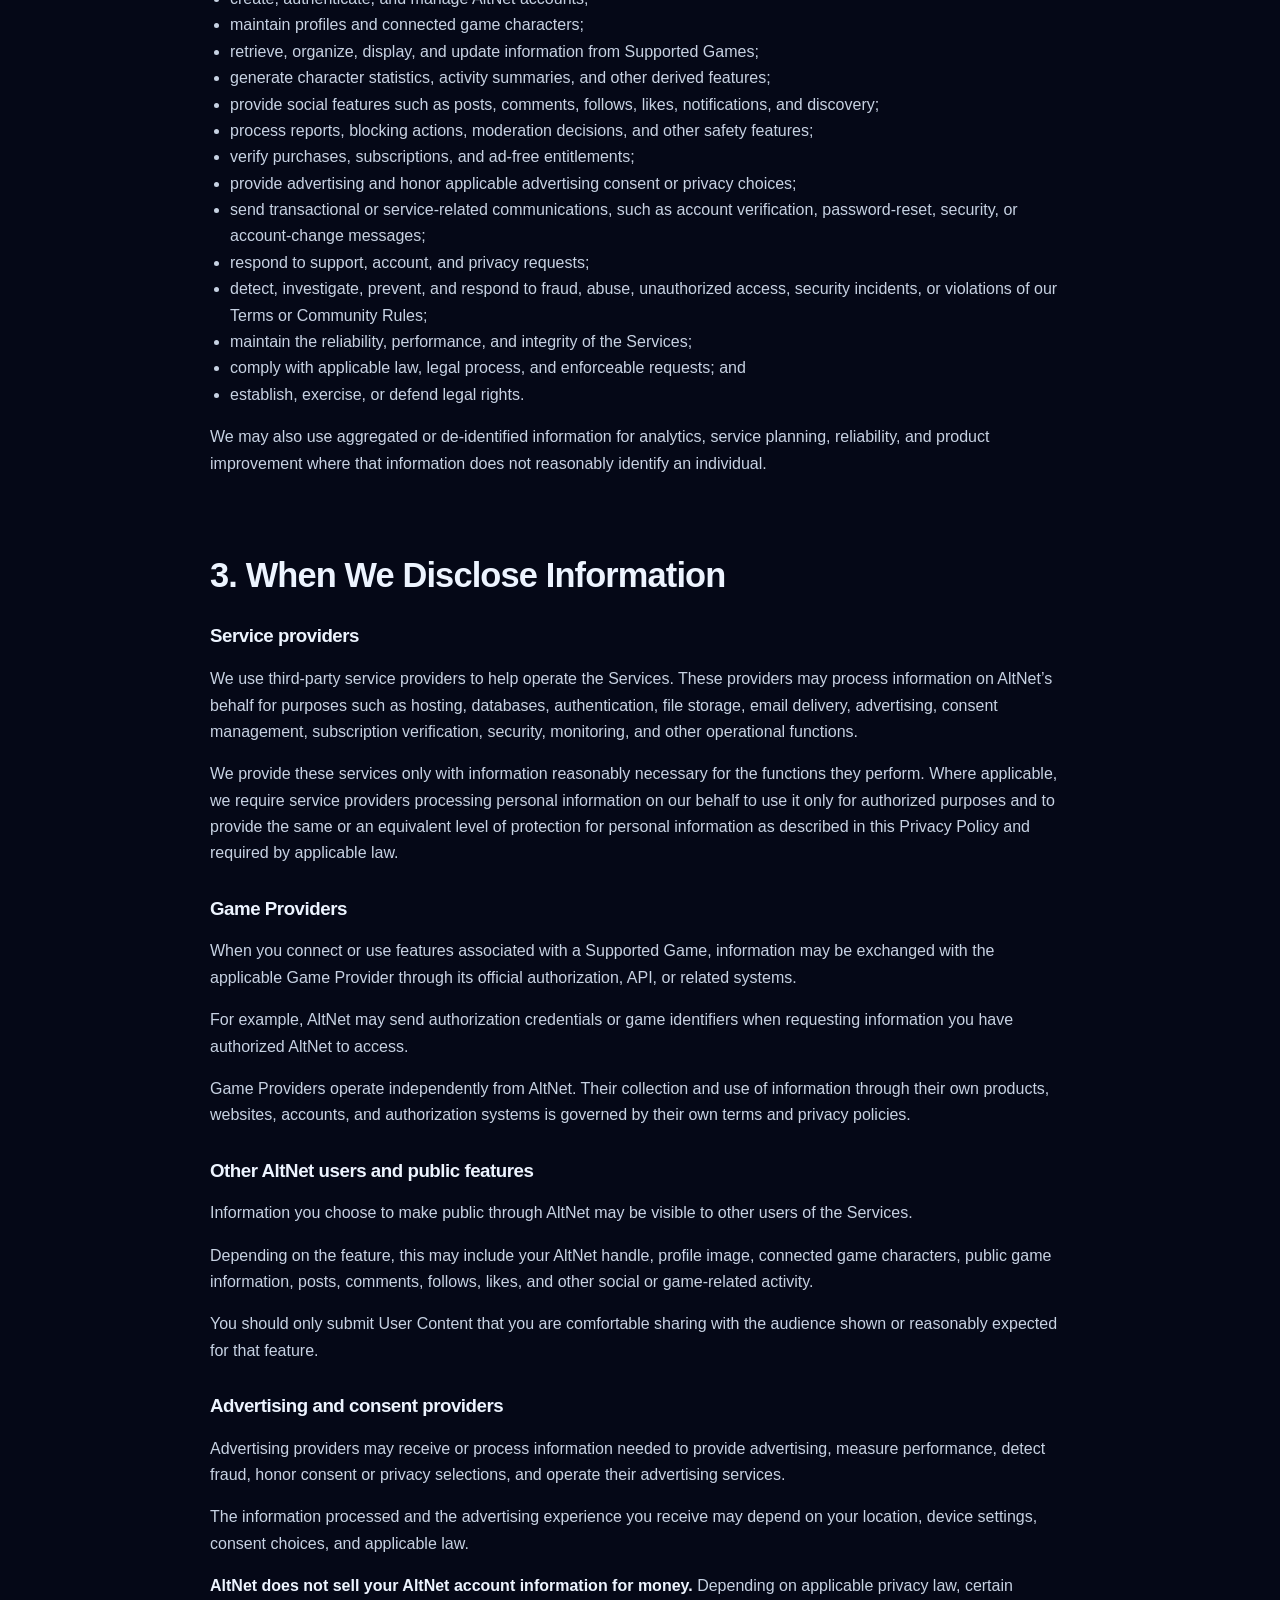
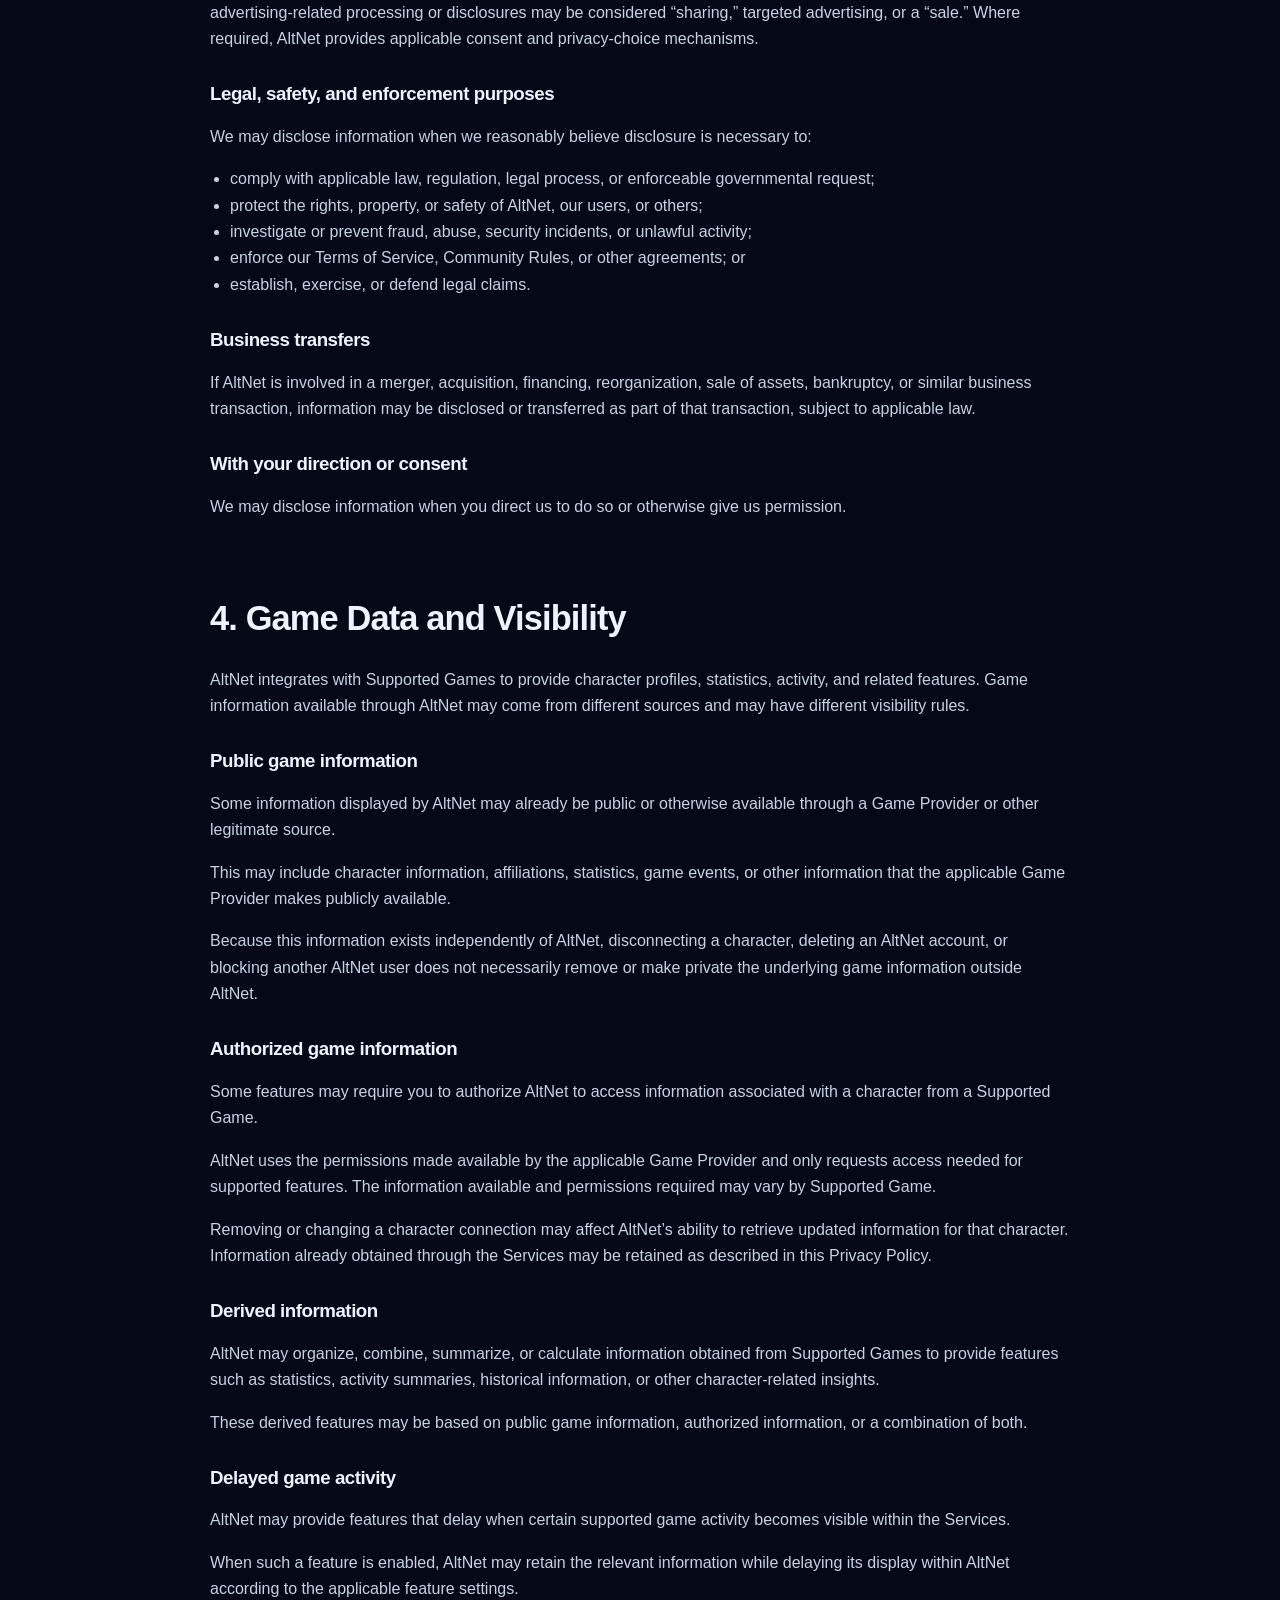
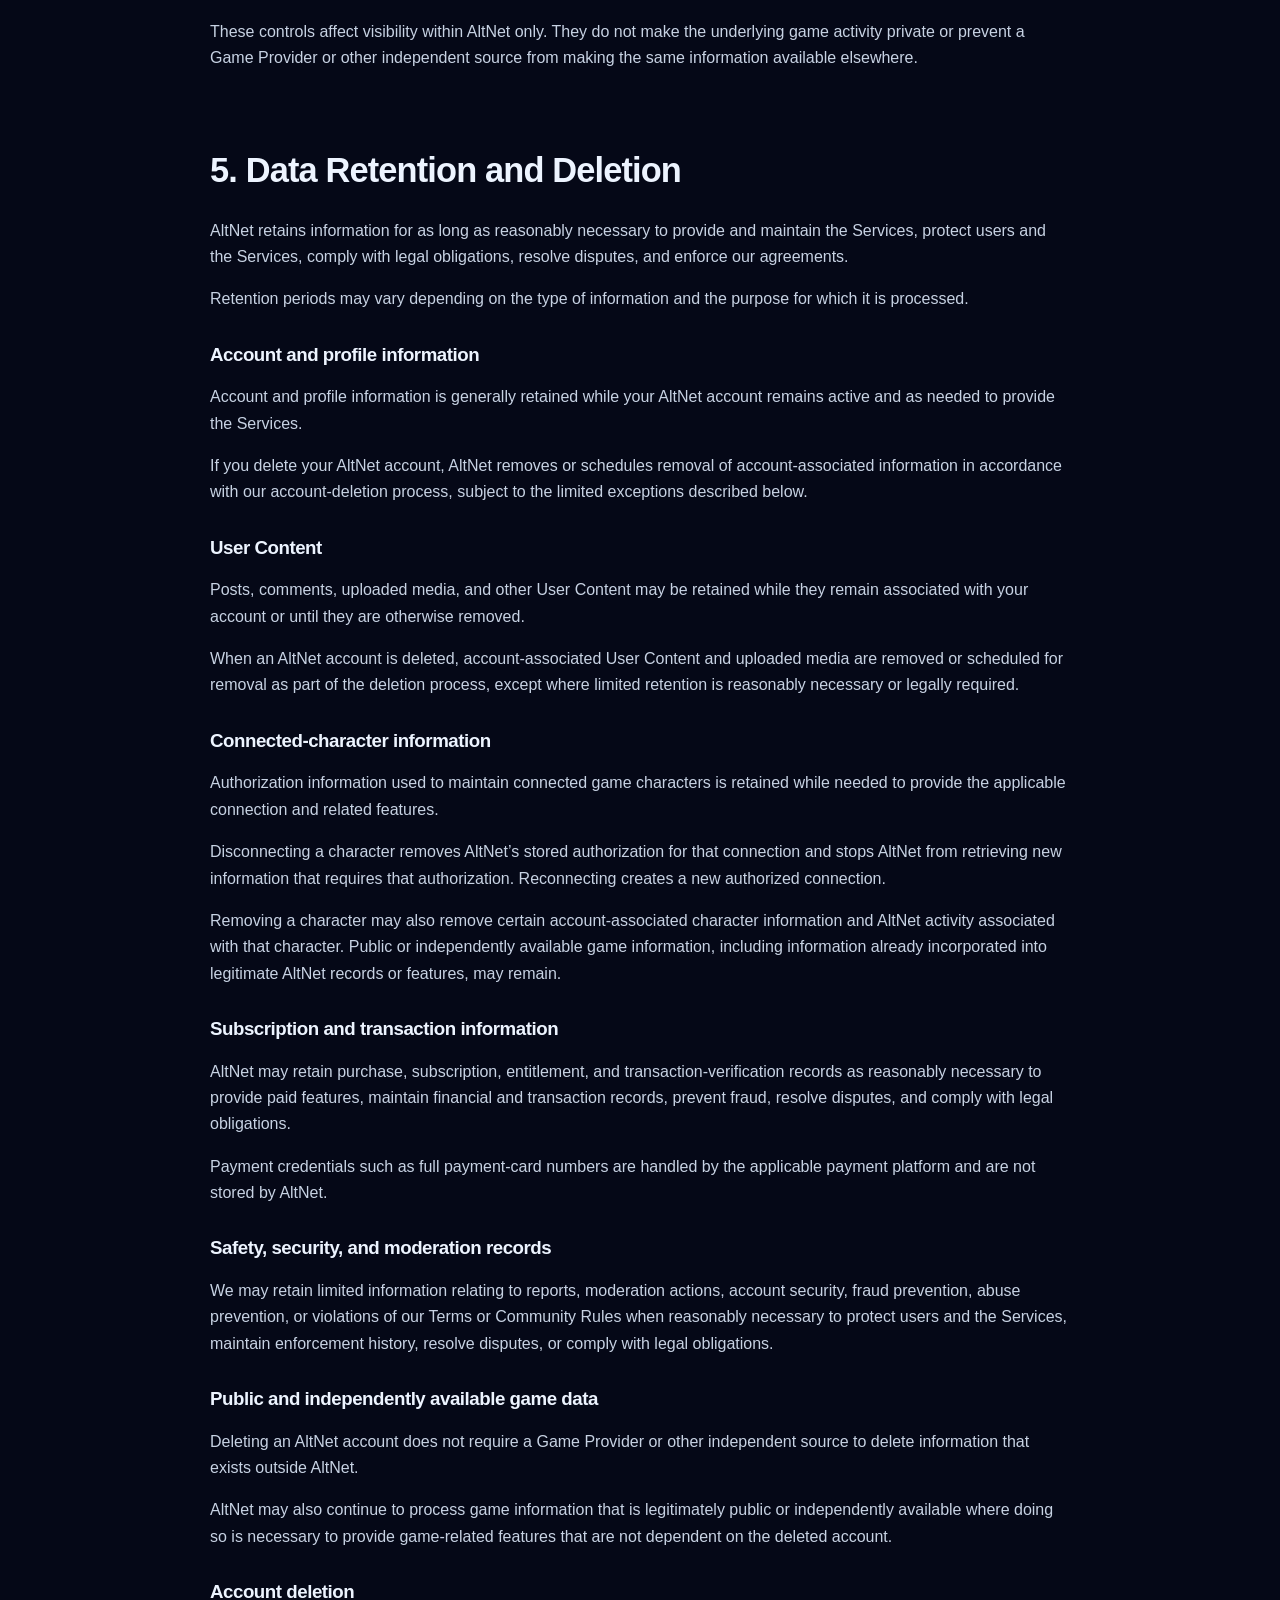
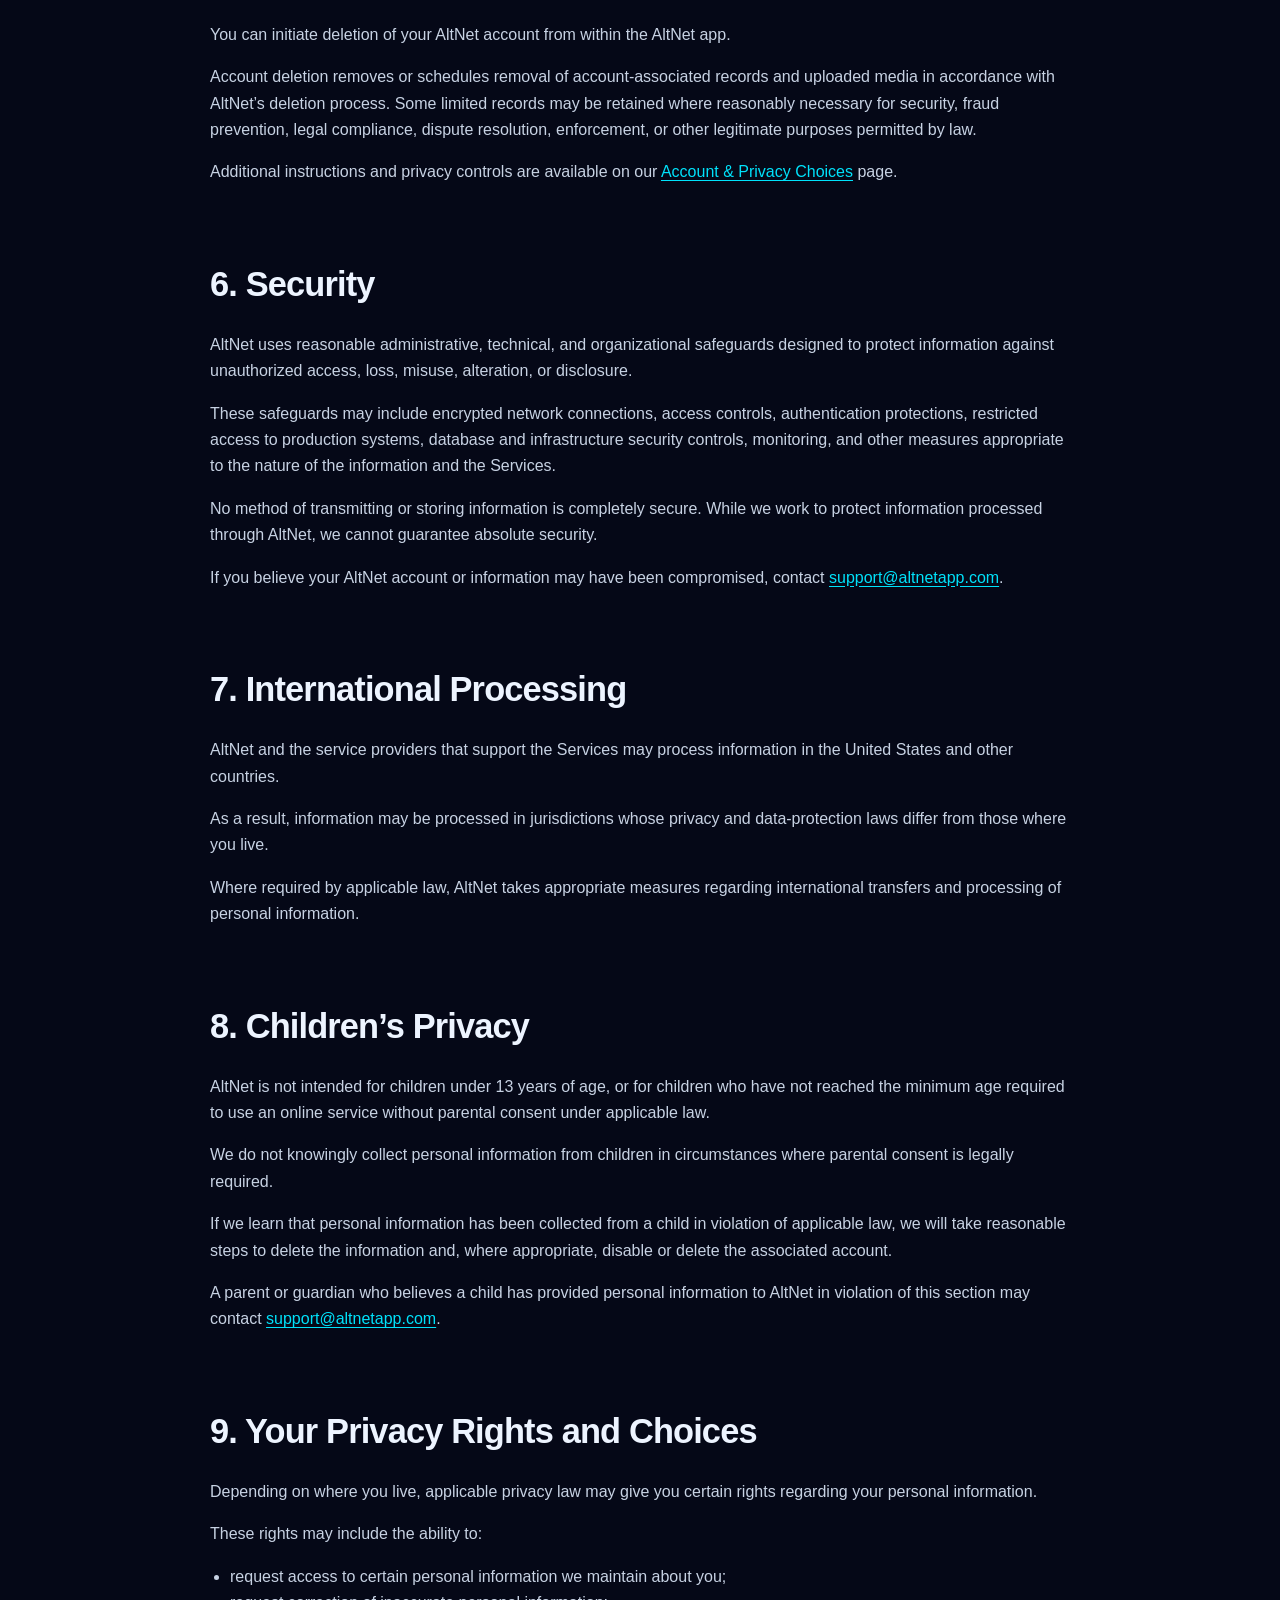
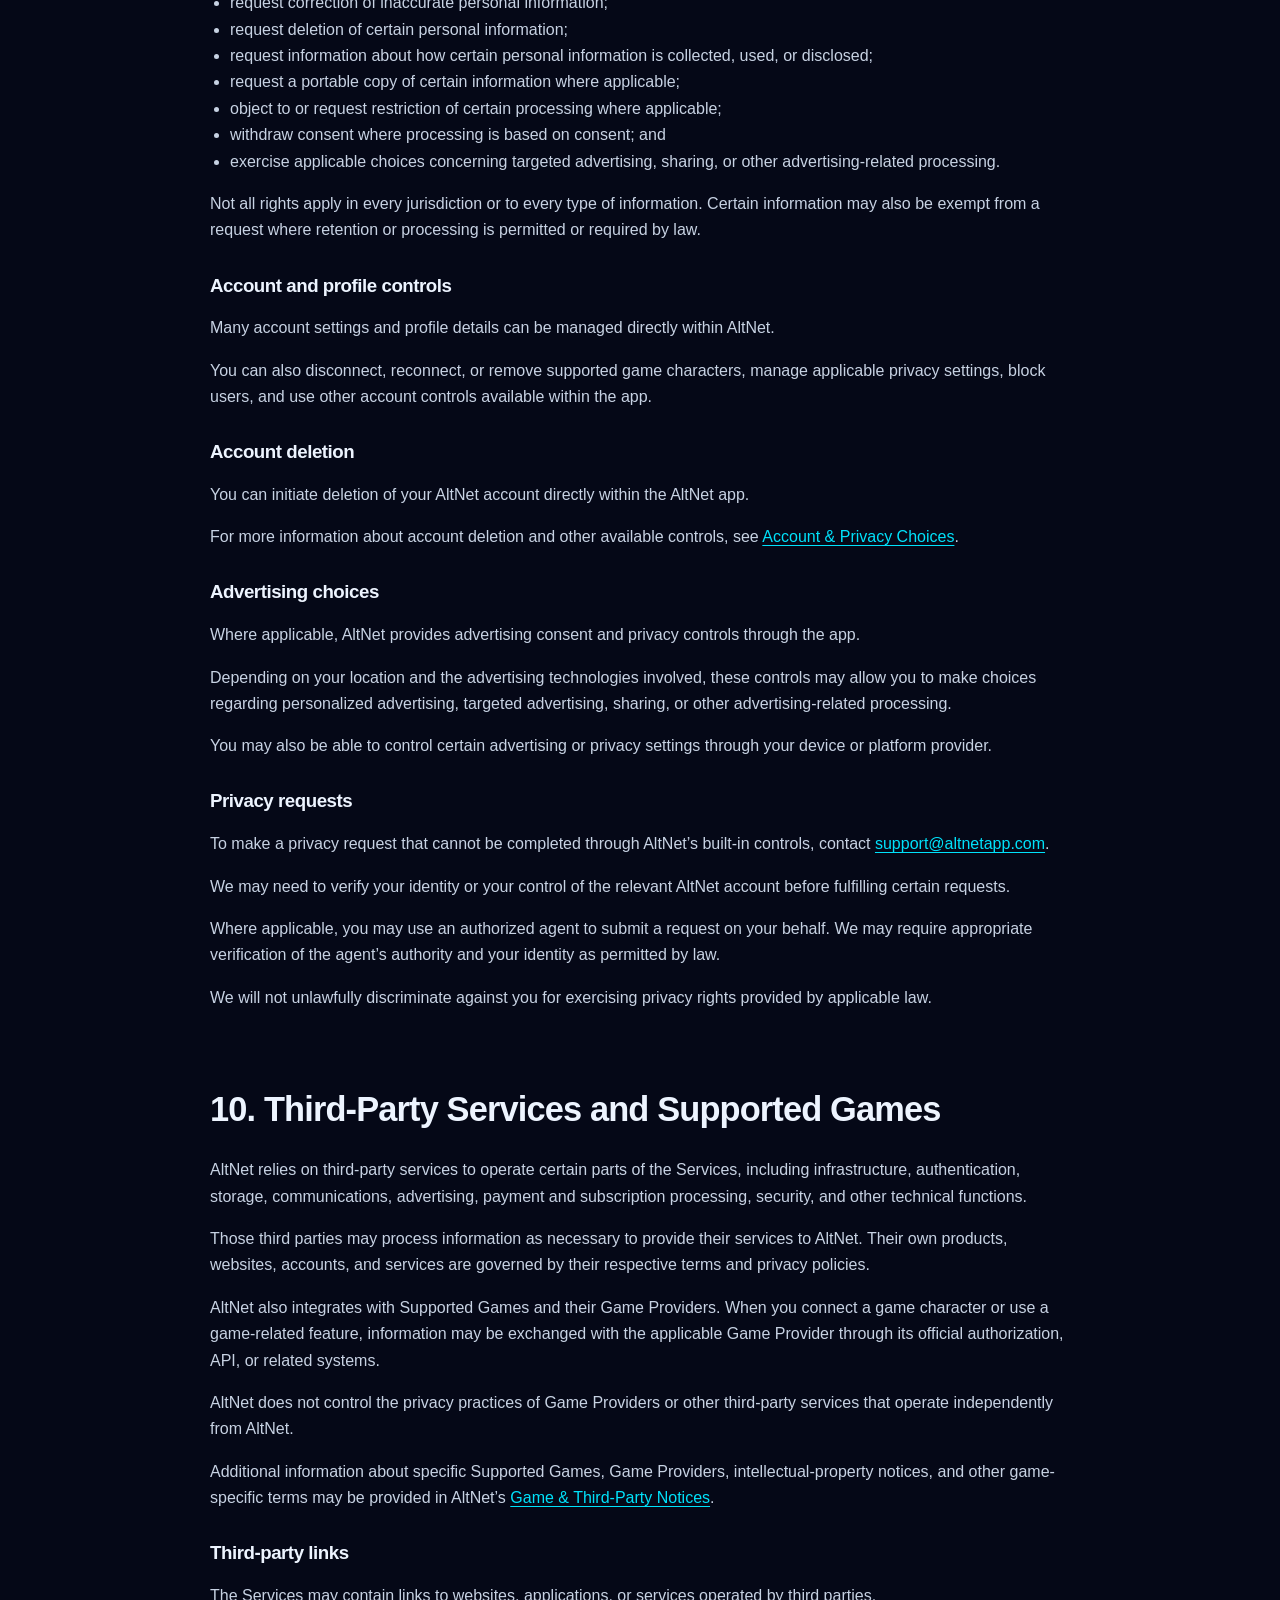
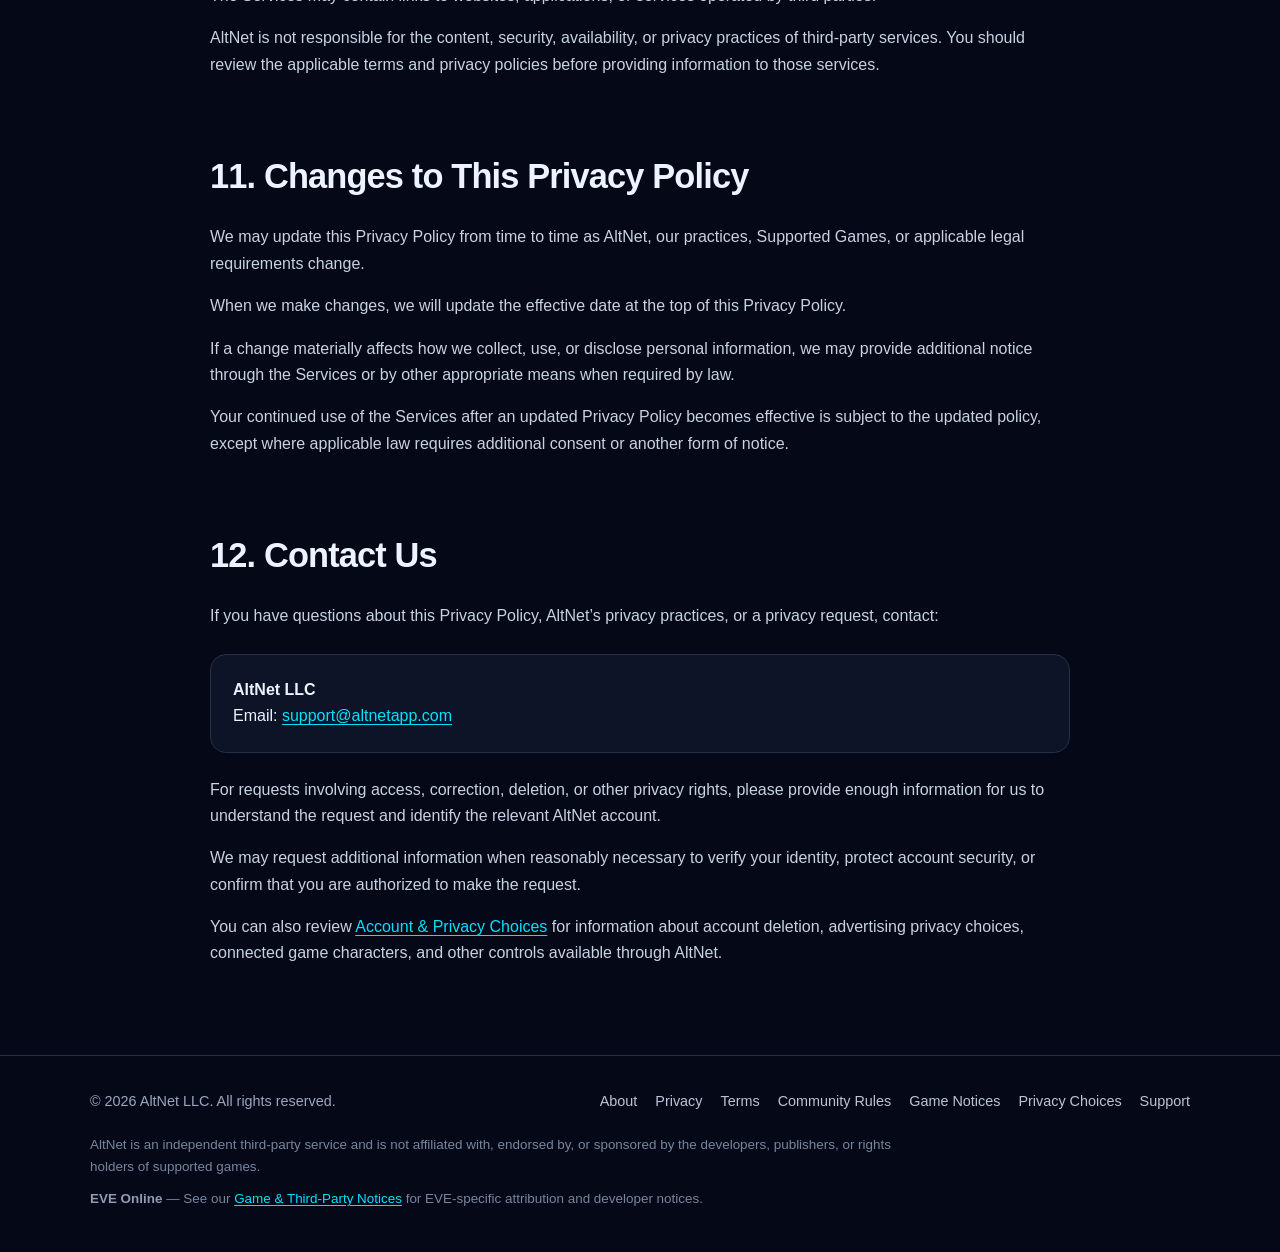
<file: privacy/index.html>
<!doctype html>
<html lang="en">
<head>
  <meta charset="utf-8">
  <meta name="viewport" content="width=device-width,initial-scale=1">
  <title>Privacy Policy — AltNet</title>
  <meta name="description" content="How AltNet LLC collects, uses, shares, and protects information.">
  <meta name="theme-color" content="#050817">
  <link rel="canonical" href="https://altnetapp.com/privacy/">
  <link rel="icon" type="image/png" sizes="192x192" href="/assets/images/favicon-192.png">
  <link rel="apple-touch-icon" href="/assets/images/favicon-192.png">
  <link rel="manifest" href="/site.webmanifest">
  <meta property="og:type" content="website">
  <meta property="og:site_name" content="AltNet">
  <meta property="og:title" content="Privacy Policy — AltNet">
  <meta property="og:description" content="How AltNet LLC collects, uses, shares, and protects information.">
  <meta property="og:url" content="https://altnetapp.com/privacy/">
  <meta property="og:image" content="https://altnetapp.com/assets/images/app-icon.png">
  <meta name="twitter:card" content="summary">
  <link rel="stylesheet" href="/assets/css/site.css">
</head>
<body>
<header class="site-header">
  <div class="wrap header-inner">
    <a class="brand" href="/" aria-label="AltNet home"><img src="/assets/images/altnet-wordmark.png" alt="AltNet"></a>

    <nav class="desktop-nav" aria-label="Main navigation">
        <a href="/">Home</a>
        <a href="/about/">About</a>
        <a href="/privacy/" aria-current="page">Privacy</a>
        <a href="/terms/">Terms</a>
        <a href="/rules/">Community Rules</a>
        <a href="/support/">Support</a>
    </nav>

    <details class="mobile-nav">
      <summary>Menu</summary>
      <nav aria-label="Mobile navigation">
        <a href="/">Home</a>
        <a href="/about/">About</a>
        <a href="/privacy/" aria-current="page">Privacy</a>
        <a href="/terms/">Terms</a>
        <a href="/rules/">Community Rules</a>
        <a href="/support/">Support</a>
      </nav>
    </details>
  </div>
</header>
<main>

<section class="legal-hero"><div class="wrap"><h1>Privacy Policy</h1><p class="meta">Effective September 23, 2026</p></div></section>
<article class="wrap content">
  <p><strong>AltNet LLC</strong> (“AltNet,” “we,” “us,” or “our”) provides a social network built around game characters and related social and game activity. This Privacy Policy explains how we collect, use, disclose, retain, and protect information when you use the AltNet mobile application, website, and related services (collectively, the <strong>“Services”</strong>).</p>

  <p>For purposes of this Privacy Policy:</p>
  <ul>
    <li><strong>“Supported Games”</strong> means games and related game services that AltNet supports or integrates with.</li>
    <li><strong>“Game Providers”</strong> means the developers, publishers, operators, licensors, and/or rights holders associated with Supported Games.</li>
    <li><strong>“User Content”</strong> means content that users submit to AltNet, such as posts, comments, profile information, and uploaded images.</li>
  </ul>

  <p>By using the Services, you acknowledge the practices described in this Privacy Policy. Additional information about individual Supported Games and their respective Game Providers may be provided in AltNet’s <a href="/game-notices/">Game &amp; Third-Party Notices</a>.</p>

  <div class="notice">Questions or privacy requests may be sent to <a href="mailto:support@altnetapp.com">support@altnetapp.com</a>. Additional account and privacy controls are described on our <a href="/account-privacy-choices/">Account &amp; Privacy Choices</a> page.</div>

  <h2>1. Information We Collect</h2>

  <h3>Account and profile information</h3>
  <p>When you create or maintain an AltNet account, we may collect information such as your email address, AltNet handle, profile image, account identifiers, authentication information, and account settings.</p>
  <p>AltNet uses authentication services to manage account access. Passwords are handled through our authentication provider and are not stored by AltNet in readable form.</p>
  <p>Some people may initially use AltNet through a temporary or anonymous account before creating a full account. Information associated with that account may be used to provide the Services during that session and, where supported, may become associated with a full AltNet account if the account is upgraded.</p>

  <h3>Connected game characters</h3>
  <p>When you connect a character from a Supported Game, AltNet may receive authorization information and game-related data made available through the applicable Game Provider’s official authorization or API systems.</p>
  <p>Depending on the Supported Game and the permissions you approve, this information may include character identifiers, character names, profile information, affiliations, statistics, activity, game events, and other information needed to provide supported AltNet features.</p>
  <p>AltNet does not ask for or receive your password for a Supported Game. When a Game Provider provides an official authorization system, AltNet uses that system and securely stores any authorization tokens needed to maintain the connection and access information you have authorized.</p>
  <p>The exact information available from each Supported Game may differ. Game-specific information is described where appropriate in our <a href="/game-notices/">Game &amp; Third-Party Notices</a>.</p>

  <h3>User Content and social activity</h3>
  <p>When you use AltNet’s social features, we collect information you choose to provide or generate through those features. This may include:</p>
  <ul>
    <li>posts and uploaded images;</li>
    <li>comments and replies;</li>
    <li>likes and other engagement;</li>
    <li>follows and social connections;</li>
    <li>reports and blocking actions; and</li>
    <li>information associated with your public AltNet profile.</li>
  </ul>
  <p>Some User Content and social activity is intended to be visible to other AltNet users or publicly within the Services. Privacy and visibility depend on the feature involved.</p>
  <p>Reports, blocking actions, moderation information, and similar safety-related records are not treated as ordinary public social activity and may be used internally to operate and protect the Services.</p>

  <h3>Game activity and derived information</h3>
  <p>AltNet may receive, display, organize, or calculate information based on data made available by Supported Games.</p>
  <p>For example, AltNet may use game information to generate character statistics, activity summaries, historical information, rankings, or other features. Some of this information may originate from public game data, while other information may require authorization from a connected character.</p>
  <p>Game-generated information may exist independently of AltNet and may remain available from a Game Provider or other sources even if an AltNet account or character connection is later removed.</p>

  <h3>Purchases and subscriptions</h3>
  <p>If you purchase an AltNet subscription or other supported paid feature, the transaction is processed by the applicable platform or payment provider.</p>
  <p>AltNet may receive information needed to verify and manage the purchase, such as product identifiers, transaction identifiers, subscription status, renewal status, purchase or expiration dates, and related verification information.</p>
  <p>AltNet does not receive your full payment-card information from platform payment providers.</p>

  <h3>Advertising and privacy choices</h3>
  <p>AltNet may display advertising to users who do not have an active ad-free entitlement.</p>
  <p>Advertising and consent-management providers may process information necessary to deliver ads, measure advertising, prevent fraud, comply with privacy choices, and operate their services.</p>
  <p>Depending on your location and applicable law, AltNet may present consent or privacy controls relating to advertising. Your choices may affect how advertising information is processed or whether certain forms of advertising are shown.</p>
  <p>More information about these controls is available on our <a href="/account-privacy-choices/">Account &amp; Privacy Choices</a> page.</p>

  <h3>Device, network, and service information</h3>
  <p>When you use AltNet, we and our service providers may process technical information necessary to operate, secure, troubleshoot, and improve the Services. This may include information such as your IP address, operating system or platform, app version, request information, timestamps, error information, and security-related activity.</p>
  <p>We may also create operational records relating to authentication, API requests, account activity, security events, moderation, fraud prevention, and service performance.</p>

  <h2>2. How We Use Information</h2>
  <p>AltNet uses information collected through the Services to operate, provide, secure, and improve AltNet. Depending on the information and feature involved, we may use it to:</p>
  <ul>
    <li>create, authenticate, and manage AltNet accounts;</li>
    <li>maintain profiles and connected game characters;</li>
    <li>retrieve, organize, display, and update information from Supported Games;</li>
    <li>generate character statistics, activity summaries, and other derived features;</li>
    <li>provide social features such as posts, comments, follows, likes, notifications, and discovery;</li>
    <li>process reports, blocking actions, moderation decisions, and other safety features;</li>
    <li>verify purchases, subscriptions, and ad-free entitlements;</li>
    <li>provide advertising and honor applicable advertising consent or privacy choices;</li>
    <li>send transactional or service-related communications, such as account verification, password-reset, security, or account-change messages;</li>
    <li>respond to support, account, and privacy requests;</li>
    <li>detect, investigate, prevent, and respond to fraud, abuse, unauthorized access, security incidents, or violations of our Terms or Community Rules;</li>
    <li>maintain the reliability, performance, and integrity of the Services;</li>
    <li>comply with applicable law, legal process, and enforceable requests; and</li>
    <li>establish, exercise, or defend legal rights.</li>
  </ul>
  <p>We may also use aggregated or de-identified information for analytics, service planning, reliability, and product improvement where that information does not reasonably identify an individual.</p>

  <h2>3. When We Disclose Information</h2>

  <h3>Service providers</h3>
  <p>We use third-party service providers to help operate the Services. These providers may process information on AltNet’s behalf for purposes such as hosting, databases, authentication, file storage, email delivery, advertising, consent management, subscription verification, security, monitoring, and other operational functions.</p>
  <p>We provide these services only with information reasonably necessary for the functions they perform. Where applicable, we require service providers processing personal information on our behalf to use it only for authorized purposes and to provide the same or an equivalent level of protection for personal information as described in this Privacy Policy and required by applicable law.</p>

  <h3>Game Providers</h3>
  <p>When you connect or use features associated with a Supported Game, information may be exchanged with the applicable Game Provider through its official authorization, API, or related systems.</p>
  <p>For example, AltNet may send authorization credentials or game identifiers when requesting information you have authorized AltNet to access.</p>
  <p>Game Providers operate independently from AltNet. Their collection and use of information through their own products, websites, accounts, and authorization systems is governed by their own terms and privacy policies.</p>

  <h3>Other AltNet users and public features</h3>
  <p>Information you choose to make public through AltNet may be visible to other users of the Services.</p>
  <p>Depending on the feature, this may include your AltNet handle, profile image, connected game characters, public game information, posts, comments, follows, likes, and other social or game-related activity.</p>
  <p>You should only submit User Content that you are comfortable sharing with the audience shown or reasonably expected for that feature.</p>

  <h3>Advertising and consent providers</h3>
  <p>Advertising providers may receive or process information needed to provide advertising, measure performance, detect fraud, honor consent or privacy selections, and operate their advertising services.</p>
  <p>The information processed and the advertising experience you receive may depend on your location, device settings, consent choices, and applicable law.</p>
  <p><strong>AltNet does not sell your AltNet account information for money.</strong> Depending on applicable privacy law, certain advertising-related processing or disclosures may be considered “sharing,” targeted advertising, or a “sale.” Where required, AltNet provides applicable consent and privacy-choice mechanisms.</p>

  <h3>Legal, safety, and enforcement purposes</h3>
  <p>We may disclose information when we reasonably believe disclosure is necessary to:</p>
  <ul>
    <li>comply with applicable law, regulation, legal process, or enforceable governmental request;</li>
    <li>protect the rights, property, or safety of AltNet, our users, or others;</li>
    <li>investigate or prevent fraud, abuse, security incidents, or unlawful activity;</li>
    <li>enforce our Terms of Service, Community Rules, or other agreements; or</li>
    <li>establish, exercise, or defend legal claims.</li>
  </ul>

  <h3>Business transfers</h3>
  <p>If AltNet is involved in a merger, acquisition, financing, reorganization, sale of assets, bankruptcy, or similar business transaction, information may be disclosed or transferred as part of that transaction, subject to applicable law.</p>

  <h3>With your direction or consent</h3>
  <p>We may disclose information when you direct us to do so or otherwise give us permission.</p>

  <h2>4. Game Data and Visibility</h2>
  <p>AltNet integrates with Supported Games to provide character profiles, statistics, activity, and related features. Game information available through AltNet may come from different sources and may have different visibility rules.</p>

  <h3>Public game information</h3>
  <p>Some information displayed by AltNet may already be public or otherwise available through a Game Provider or other legitimate source.</p>
  <p>This may include character information, affiliations, statistics, game events, or other information that the applicable Game Provider makes publicly available.</p>
  <p>Because this information exists independently of AltNet, disconnecting a character, deleting an AltNet account, or blocking another AltNet user does not necessarily remove or make private the underlying game information outside AltNet.</p>

  <h3>Authorized game information</h3>
  <p>Some features may require you to authorize AltNet to access information associated with a character from a Supported Game.</p>
  <p>AltNet uses the permissions made available by the applicable Game Provider and only requests access needed for supported features. The information available and permissions required may vary by Supported Game.</p>
  <p>Removing or changing a character connection may affect AltNet’s ability to retrieve updated information for that character. Information already obtained through the Services may be retained as described in this Privacy Policy.</p>

  <h3>Derived information</h3>
  <p>AltNet may organize, combine, summarize, or calculate information obtained from Supported Games to provide features such as statistics, activity summaries, historical information, or other character-related insights.</p>
  <p>These derived features may be based on public game information, authorized information, or a combination of both.</p>

  <h3>Delayed game activity</h3>
  <p>AltNet may provide features that delay when certain supported game activity becomes visible within the Services.</p>
  <p>When such a feature is enabled, AltNet may retain the relevant information while delaying its display within AltNet according to the applicable feature settings.</p>
  <p>These controls affect visibility within AltNet only. They do not make the underlying game activity private or prevent a Game Provider or other independent source from making the same information available elsewhere.</p>

  <h2>5. Data Retention and Deletion</h2>
  <p>AltNet retains information for as long as reasonably necessary to provide and maintain the Services, protect users and the Services, comply with legal obligations, resolve disputes, and enforce our agreements.</p>
  <p>Retention periods may vary depending on the type of information and the purpose for which it is processed.</p>

  <h3>Account and profile information</h3>
  <p>Account and profile information is generally retained while your AltNet account remains active and as needed to provide the Services.</p>
  <p>If you delete your AltNet account, AltNet removes or schedules removal of account-associated information in accordance with our account-deletion process, subject to the limited exceptions described below.</p>

  <h3>User Content</h3>
  <p>Posts, comments, uploaded media, and other User Content may be retained while they remain associated with your account or until they are otherwise removed.</p>
  <p>When an AltNet account is deleted, account-associated User Content and uploaded media are removed or scheduled for removal as part of the deletion process, except where limited retention is reasonably necessary or legally required.</p>

  <h3>Connected-character information</h3>
  <p>Authorization information used to maintain connected game characters is retained while needed to provide the applicable connection and related features.</p>
  <p>Disconnecting a character removes AltNet’s stored authorization for that connection and stops AltNet from retrieving new information that requires that authorization. Reconnecting creates a new authorized connection.</p>
  <p>Removing a character may also remove certain account-associated character information and AltNet activity associated with that character. Public or independently available game information, including information already incorporated into legitimate AltNet records or features, may remain.</p>

  <h3>Subscription and transaction information</h3>
  <p>AltNet may retain purchase, subscription, entitlement, and transaction-verification records as reasonably necessary to provide paid features, maintain financial and transaction records, prevent fraud, resolve disputes, and comply with legal obligations.</p>
  <p>Payment credentials such as full payment-card numbers are handled by the applicable payment platform and are not stored by AltNet.</p>

  <h3>Safety, security, and moderation records</h3>
  <p>We may retain limited information relating to reports, moderation actions, account security, fraud prevention, abuse prevention, or violations of our Terms or Community Rules when reasonably necessary to protect users and the Services, maintain enforcement history, resolve disputes, or comply with legal obligations.</p>

  <h3>Public and independently available game data</h3>
  <p>Deleting an AltNet account does not require a Game Provider or other independent source to delete information that exists outside AltNet.</p>
  <p>AltNet may also continue to process game information that is legitimately public or independently available where doing so is necessary to provide game-related features that are not dependent on the deleted account.</p>

  <h3>Account deletion</h3>
  <p>You can initiate deletion of your AltNet account from within the AltNet app.</p>
  <p>Account deletion removes or schedules removal of account-associated records and uploaded media in accordance with AltNet’s deletion process. Some limited records may be retained where reasonably necessary for security, fraud prevention, legal compliance, dispute resolution, enforcement, or other legitimate purposes permitted by law.</p>
  <p>Additional instructions and privacy controls are available on our <a href="/account-privacy-choices/">Account &amp; Privacy Choices</a> page.</p>

  <h2>6. Security</h2>
  <p>AltNet uses reasonable administrative, technical, and organizational safeguards designed to protect information against unauthorized access, loss, misuse, alteration, or disclosure.</p>
  <p>These safeguards may include encrypted network connections, access controls, authentication protections, restricted access to production systems, database and infrastructure security controls, monitoring, and other measures appropriate to the nature of the information and the Services.</p>
  <p>No method of transmitting or storing information is completely secure. While we work to protect information processed through AltNet, we cannot guarantee absolute security.</p>
  <p>If you believe your AltNet account or information may have been compromised, contact <a href="mailto:support@altnetapp.com">support@altnetapp.com</a>.</p>

  <h2>7. International Processing</h2>
  <p>AltNet and the service providers that support the Services may process information in the United States and other countries.</p>
  <p>As a result, information may be processed in jurisdictions whose privacy and data-protection laws differ from those where you live.</p>
  <p>Where required by applicable law, AltNet takes appropriate measures regarding international transfers and processing of personal information.</p>

  <h2>8. Children’s Privacy</h2>
  <p>AltNet is not intended for children under 13 years of age, or for children who have not reached the minimum age required to use an online service without parental consent under applicable law.</p>
  <p>We do not knowingly collect personal information from children in circumstances where parental consent is legally required.</p>
  <p>If we learn that personal information has been collected from a child in violation of applicable law, we will take reasonable steps to delete the information and, where appropriate, disable or delete the associated account.</p>
  <p>A parent or guardian who believes a child has provided personal information to AltNet in violation of this section may contact <a href="mailto:support@altnetapp.com">support@altnetapp.com</a>.</p>

  <h2>9. Your Privacy Rights and Choices</h2>
  <p>Depending on where you live, applicable privacy law may give you certain rights regarding your personal information.</p>
  <p>These rights may include the ability to:</p>
  <ul>
    <li>request access to certain personal information we maintain about you;</li>
    <li>request correction of inaccurate personal information;</li>
    <li>request deletion of certain personal information;</li>
    <li>request information about how certain personal information is collected, used, or disclosed;</li>
    <li>request a portable copy of certain information where applicable;</li>
    <li>object to or request restriction of certain processing where applicable;</li>
    <li>withdraw consent where processing is based on consent; and</li>
    <li>exercise applicable choices concerning targeted advertising, sharing, or other advertising-related processing.</li>
  </ul>
  <p>Not all rights apply in every jurisdiction or to every type of information. Certain information may also be exempt from a request where retention or processing is permitted or required by law.</p>

  <h3>Account and profile controls</h3>
  <p>Many account settings and profile details can be managed directly within AltNet.</p>
  <p>You can also disconnect, reconnect, or remove supported game characters, manage applicable privacy settings, block users, and use other account controls available within the app.</p>

  <h3>Account deletion</h3>
  <p>You can initiate deletion of your AltNet account directly within the AltNet app.</p>
  <p>For more information about account deletion and other available controls, see <a href="/account-privacy-choices/">Account &amp; Privacy Choices</a>.</p>

  <h3>Advertising choices</h3>
  <p>Where applicable, AltNet provides advertising consent and privacy controls through the app.</p>
  <p>Depending on your location and the advertising technologies involved, these controls may allow you to make choices regarding personalized advertising, targeted advertising, sharing, or other advertising-related processing.</p>
  <p>You may also be able to control certain advertising or privacy settings through your device or platform provider.</p>

  <h3>Privacy requests</h3>
  <p>To make a privacy request that cannot be completed through AltNet’s built-in controls, contact <a href="mailto:support@altnetapp.com">support@altnetapp.com</a>.</p>
  <p>We may need to verify your identity or your control of the relevant AltNet account before fulfilling certain requests.</p>
  <p>Where applicable, you may use an authorized agent to submit a request on your behalf. We may require appropriate verification of the agent’s authority and your identity as permitted by law.</p>
  <p>We will not unlawfully discriminate against you for exercising privacy rights provided by applicable law.</p>

  <h2>10. Third-Party Services and Supported Games</h2>
  <p>AltNet relies on third-party services to operate certain parts of the Services, including infrastructure, authentication, storage, communications, advertising, payment and subscription processing, security, and other technical functions.</p>
  <p>Those third parties may process information as necessary to provide their services to AltNet. Their own products, websites, accounts, and services are governed by their respective terms and privacy policies.</p>
  <p>AltNet also integrates with Supported Games and their Game Providers. When you connect a game character or use a game-related feature, information may be exchanged with the applicable Game Provider through its official authorization, API, or related systems.</p>
  <p>AltNet does not control the privacy practices of Game Providers or other third-party services that operate independently from AltNet.</p>
  <p>Additional information about specific Supported Games, Game Providers, intellectual-property notices, and other game-specific terms may be provided in AltNet’s <a href="/game-notices/">Game &amp; Third-Party Notices</a>.</p>

  <h3>Third-party links</h3>
  <p>The Services may contain links to websites, applications, or services operated by third parties.</p>
  <p>AltNet is not responsible for the content, security, availability, or privacy practices of third-party services. You should review the applicable terms and privacy policies before providing information to those services.</p>

  <h2>11. Changes to This Privacy Policy</h2>
  <p>We may update this Privacy Policy from time to time as AltNet, our practices, Supported Games, or applicable legal requirements change.</p>
  <p>When we make changes, we will update the effective date at the top of this Privacy Policy.</p>
  <p>If a change materially affects how we collect, use, or disclose personal information, we may provide additional notice through the Services or by other appropriate means when required by law.</p>
  <p>Your continued use of the Services after an updated Privacy Policy becomes effective is subject to the updated policy, except where applicable law requires additional consent or another form of notice.</p>

  <h2>12. Contact Us</h2>
  <p>If you have questions about this Privacy Policy, AltNet’s privacy practices, or a privacy request, contact:</p>
  <div class="contact-box">
    <strong>AltNet LLC</strong><br>
    Email: <a href="mailto:support@altnetapp.com">support@altnetapp.com</a>
  </div>
  <p>For requests involving access, correction, deletion, or other privacy rights, please provide enough information for us to understand the request and identify the relevant AltNet account.</p>
  <p>We may request additional information when reasonably necessary to verify your identity, protect account security, or confirm that you are authorized to make the request.</p>
  <p>You can also review <a href="/account-privacy-choices/">Account &amp; Privacy Choices</a> for information about account deletion, advertising privacy choices, connected game characters, and other controls available through AltNet.</p>
</article>

</main>
<footer class="site-footer">
  <div class="wrap">
    <div class="footer-grid">
      <div>© 2026 AltNet LLC. All rights reserved.</div>
      <div class="footer-links">
        <a href="/about/">About</a>
        <a href="/privacy/">Privacy</a>
        <a href="/terms/">Terms</a>
        <a href="/rules/">Community Rules</a>
        <a href="/game-notices/">Game Notices</a>
        <a href="/account-privacy-choices/">Privacy Choices</a>
        <a href="/support/">Support</a>
      </div>
    </div>
    <div class="third-party">
      <p>AltNet is an independent third-party service and is not affiliated with, endorsed by, or sponsored by the developers, publishers, or rights holders of supported games.</p>
      <p><strong>EVE Online</strong> — See our <a href="/game-notices/">Game &amp; Third-Party Notices</a> for EVE-specific attribution and developer notices.</p>
    </div>
  </div>
</footer>
</body>
</html>
</file>
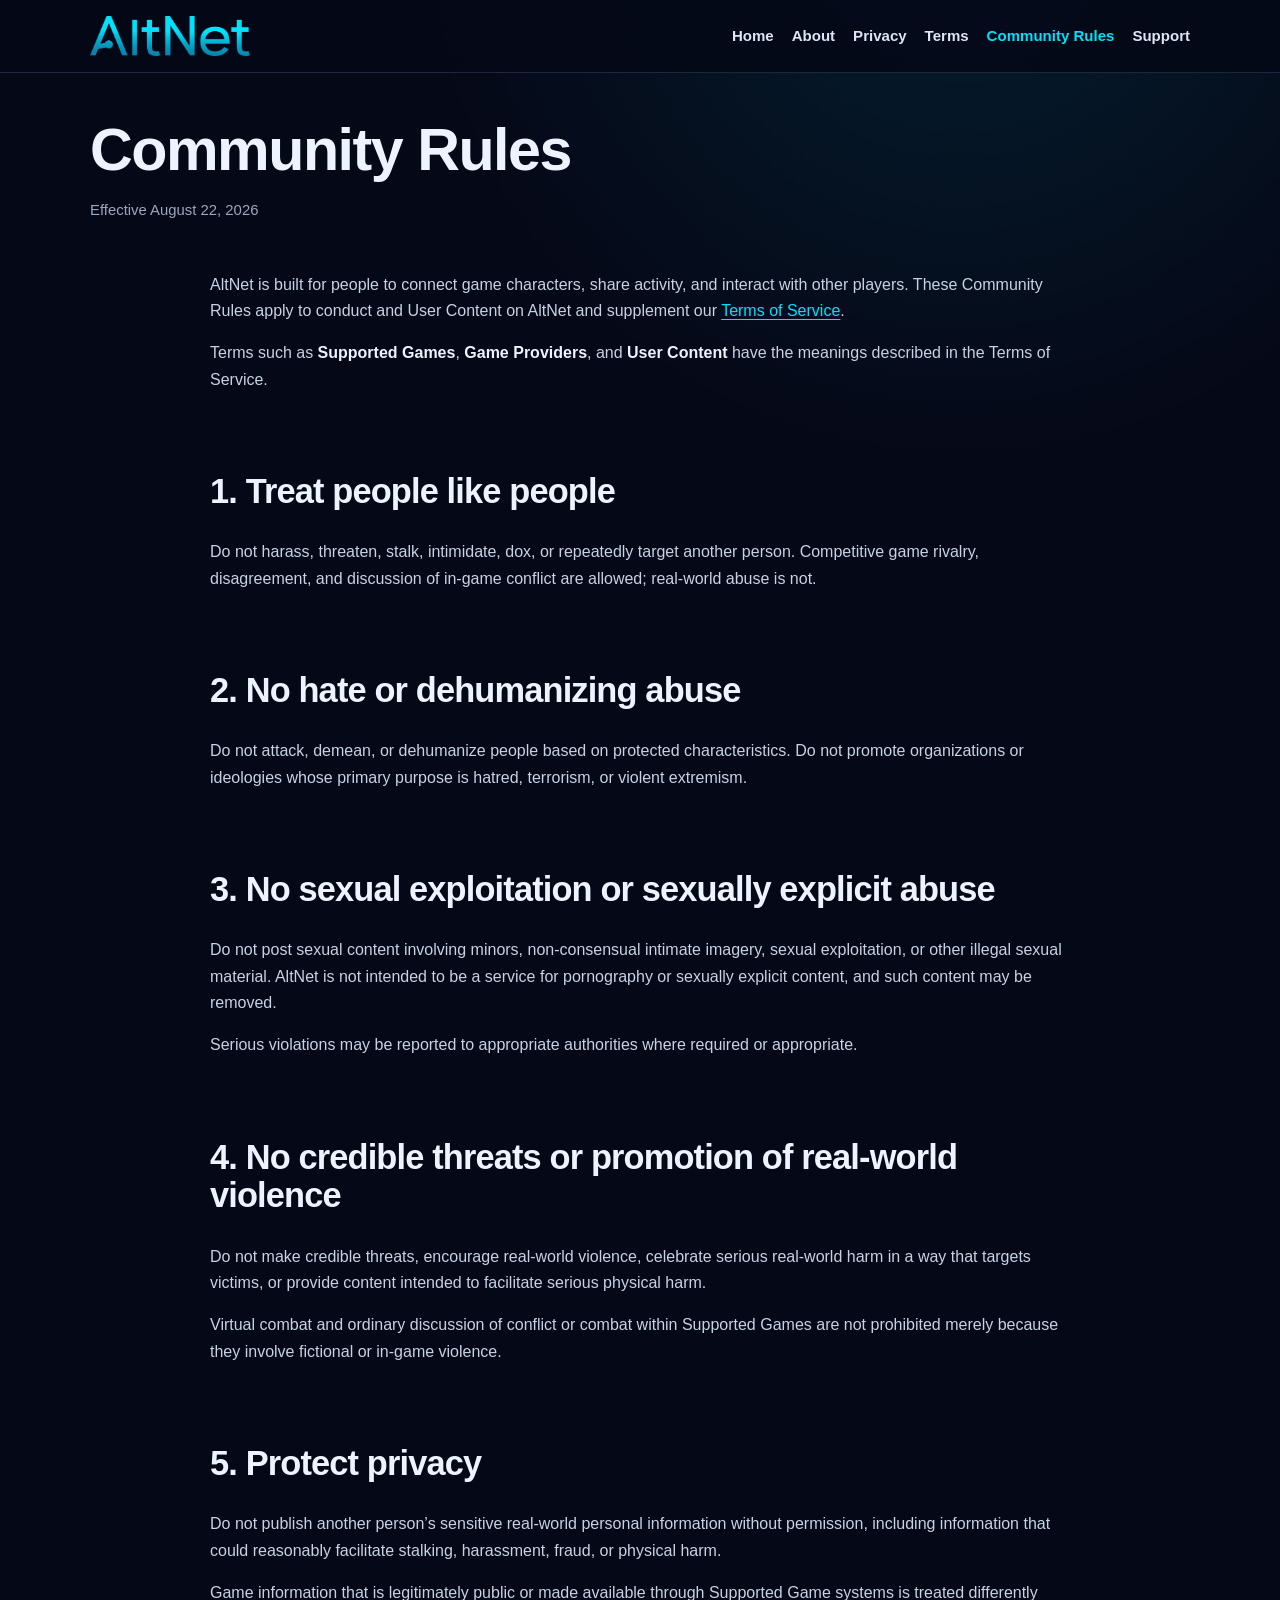
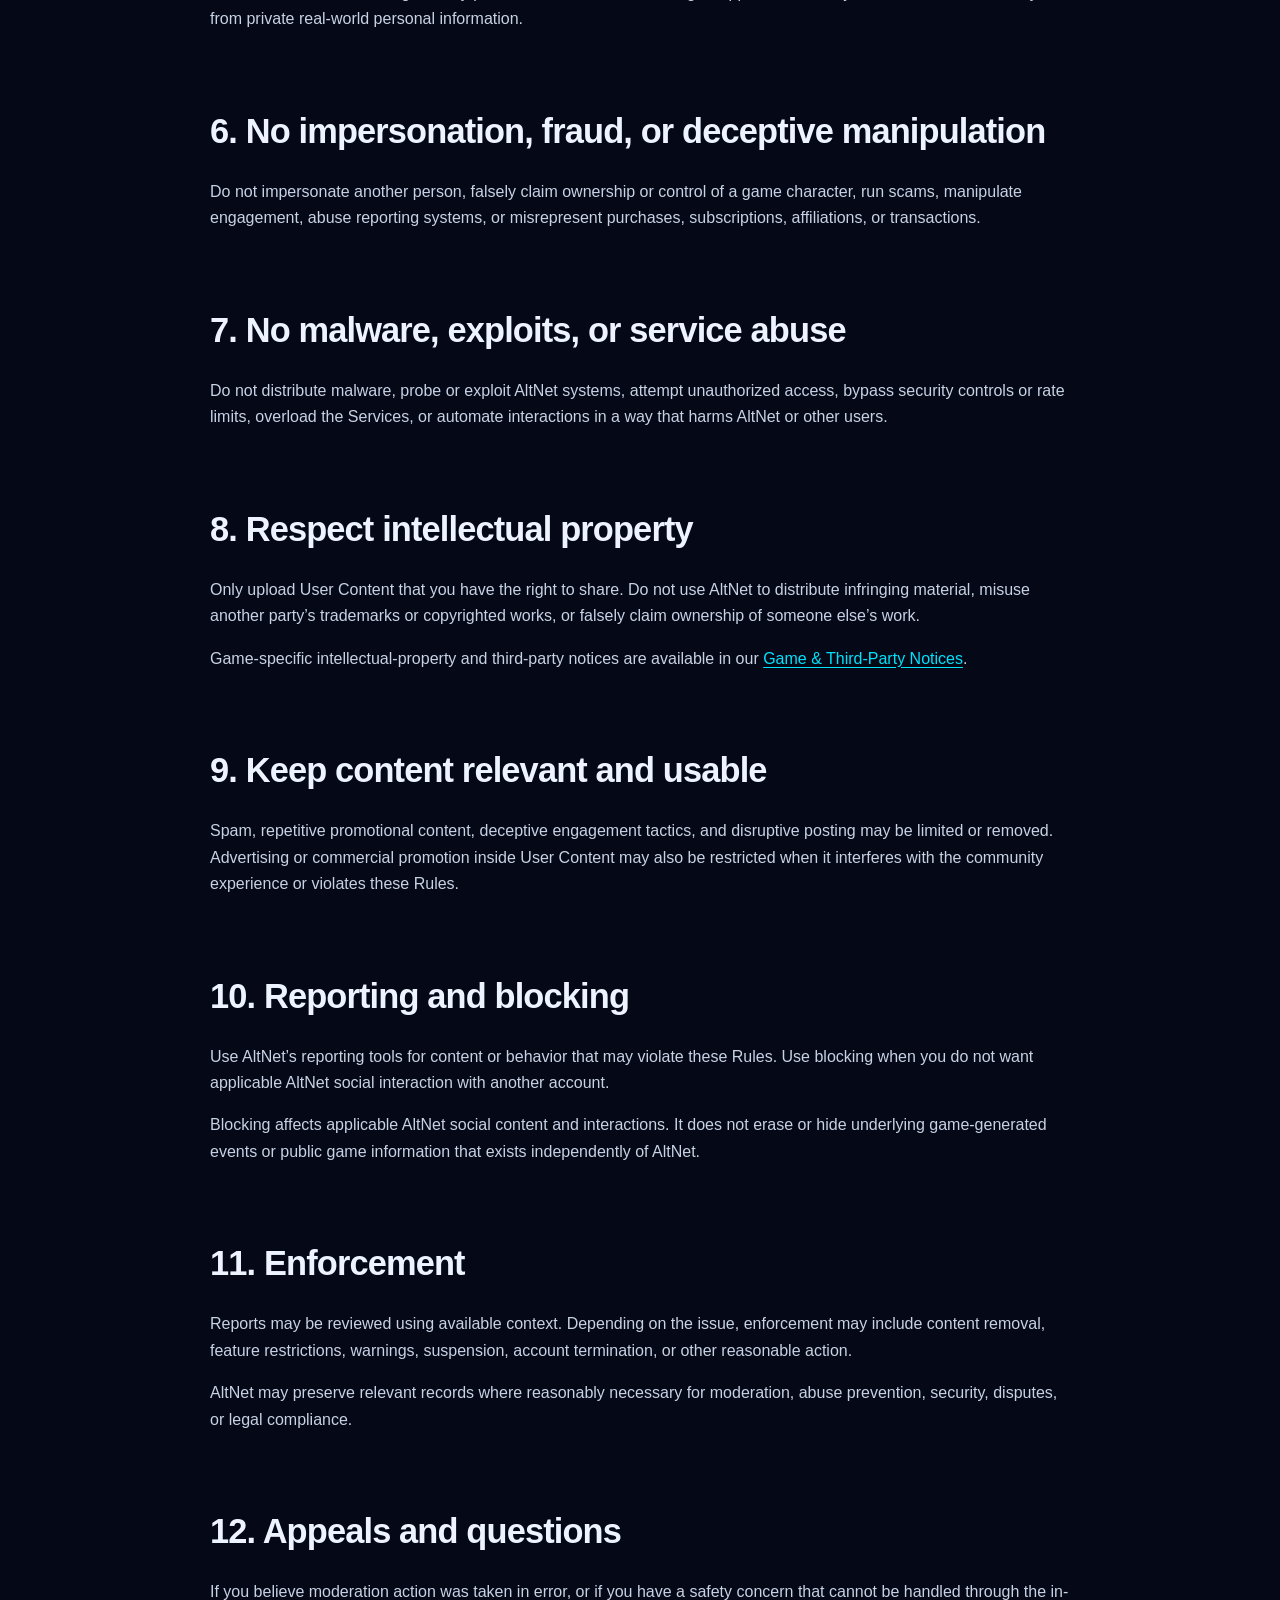
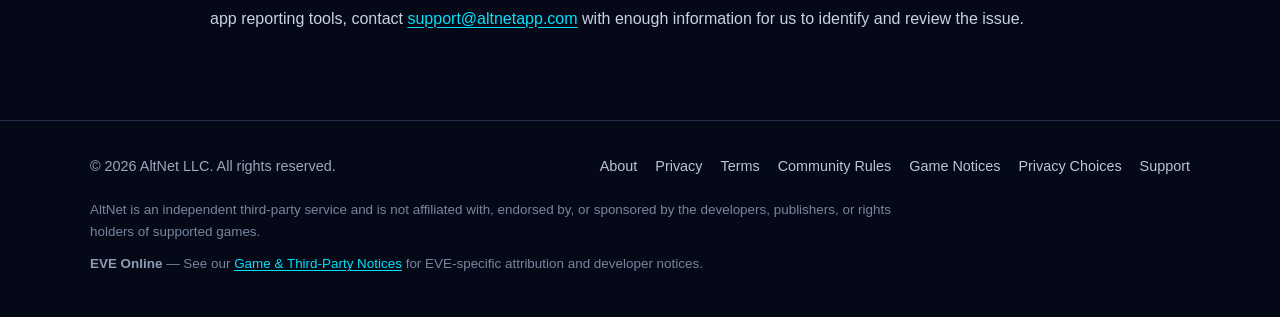
<file: rules/index.html>
<!doctype html>
<html lang="en">
<head>
  <meta charset="utf-8">
  <meta name="viewport" content="width=device-width,initial-scale=1">
  <title>Community Rules — AltNet</title>
  <meta name="description" content="Community and safety rules for using AltNet.">
  <meta name="theme-color" content="#050817">
  <link rel="canonical" href="https://altnetapp.com/rules/">
  <link rel="icon" type="image/png" sizes="192x192" href="/assets/images/favicon-192.png">
  <link rel="apple-touch-icon" href="/assets/images/favicon-192.png">
  <link rel="manifest" href="/site.webmanifest">
  <meta property="og:type" content="website">
  <meta property="og:site_name" content="AltNet">
  <meta property="og:title" content="Community Rules — AltNet">
  <meta property="og:description" content="Community and safety rules for using AltNet.">
  <meta property="og:url" content="https://altnetapp.com/rules/">
  <meta property="og:image" content="https://altnetapp.com/assets/images/app-icon.png">
  <meta name="twitter:card" content="summary">
  <link rel="stylesheet" href="/assets/css/site.css">
</head>
<body>
<header class="site-header">
  <div class="wrap header-inner">
    <a class="brand" href="/" aria-label="AltNet home"><img src="/assets/images/altnet-wordmark.png" alt="AltNet"></a>

    <nav class="desktop-nav" aria-label="Main navigation">
        <a href="/">Home</a>
        <a href="/about/">About</a>
        <a href="/privacy/">Privacy</a>
        <a href="/terms/">Terms</a>
        <a href="/rules/" aria-current="page">Community Rules</a>
        <a href="/support/">Support</a>
    </nav>

    <details class="mobile-nav">
      <summary>Menu</summary>
      <nav aria-label="Mobile navigation">
        <a href="/">Home</a>
        <a href="/about/">About</a>
        <a href="/privacy/">Privacy</a>
        <a href="/terms/">Terms</a>
        <a href="/rules/" aria-current="page">Community Rules</a>
        <a href="/support/">Support</a>
      </nav>
    </details>
  </div>
</header>
<main>

<section class="legal-hero"><div class="wrap"><h1>Community Rules</h1><p class="meta">Effective August 22, 2026</p></div></section>
<article class="wrap content">
  <p>AltNet is built for people to connect game characters, share activity, and interact with other players. These Community Rules apply to conduct and User Content on AltNet and supplement our <a href="/terms/">Terms of Service</a>.</p>

  <p>Terms such as <strong>Supported Games</strong>, <strong>Game Providers</strong>, and <strong>User Content</strong> have the meanings described in the Terms of Service.</p>

  <h2>1. Treat people like people</h2>
  <p>Do not harass, threaten, stalk, intimidate, dox, or repeatedly target another person. Competitive game rivalry, disagreement, and discussion of in-game conflict are allowed; real-world abuse is not.</p>

  <h2>2. No hate or dehumanizing abuse</h2>
  <p>Do not attack, demean, or dehumanize people based on protected characteristics. Do not promote organizations or ideologies whose primary purpose is hatred, terrorism, or violent extremism.</p>

  <h2>3. No sexual exploitation or sexually explicit abuse</h2>
  <p>Do not post sexual content involving minors, non-consensual intimate imagery, sexual exploitation, or other illegal sexual material. AltNet is not intended to be a service for pornography or sexually explicit content, and such content may be removed.</p>
  <p>Serious violations may be reported to appropriate authorities where required or appropriate.</p>

  <h2>4. No credible threats or promotion of real-world violence</h2>
  <p>Do not make credible threats, encourage real-world violence, celebrate serious real-world harm in a way that targets victims, or provide content intended to facilitate serious physical harm.</p>
  <p>Virtual combat and ordinary discussion of conflict or combat within Supported Games are not prohibited merely because they involve fictional or in-game violence.</p>

  <h2>5. Protect privacy</h2>
  <p>Do not publish another person’s sensitive real-world personal information without permission, including information that could reasonably facilitate stalking, harassment, fraud, or physical harm.</p>
  <p>Game information that is legitimately public or made available through Supported Game systems is treated differently from private real-world personal information.</p>

  <h2>6. No impersonation, fraud, or deceptive manipulation</h2>
  <p>Do not impersonate another person, falsely claim ownership or control of a game character, run scams, manipulate engagement, abuse reporting systems, or misrepresent purchases, subscriptions, affiliations, or transactions.</p>

  <h2>7. No malware, exploits, or service abuse</h2>
  <p>Do not distribute malware, probe or exploit AltNet systems, attempt unauthorized access, bypass security controls or rate limits, overload the Services, or automate interactions in a way that harms AltNet or other users.</p>

  <h2>8. Respect intellectual property</h2>
  <p>Only upload User Content that you have the right to share. Do not use AltNet to distribute infringing material, misuse another party’s trademarks or copyrighted works, or falsely claim ownership of someone else’s work.</p>
  <p>Game-specific intellectual-property and third-party notices are available in our <a href="/game-notices/">Game &amp; Third-Party Notices</a>.</p>

  <h2>9. Keep content relevant and usable</h2>
  <p>Spam, repetitive promotional content, deceptive engagement tactics, and disruptive posting may be limited or removed. Advertising or commercial promotion inside User Content may also be restricted when it interferes with the community experience or violates these Rules.</p>

  <h2>10. Reporting and blocking</h2>
  <p>Use AltNet’s reporting tools for content or behavior that may violate these Rules. Use blocking when you do not want applicable AltNet social interaction with another account.</p>
  <p>Blocking affects applicable AltNet social content and interactions. It does not erase or hide underlying game-generated events or public game information that exists independently of AltNet.</p>

  <h2>11. Enforcement</h2>
  <p>Reports may be reviewed using available context. Depending on the issue, enforcement may include content removal, feature restrictions, warnings, suspension, account termination, or other reasonable action.</p>
  <p>AltNet may preserve relevant records where reasonably necessary for moderation, abuse prevention, security, disputes, or legal compliance.</p>

  <h2>12. Appeals and questions</h2>
  <p>If you believe moderation action was taken in error, or if you have a safety concern that cannot be handled through the in-app reporting tools, contact <a href="mailto:support@altnetapp.com">support@altnetapp.com</a> with enough information for us to identify and review the issue.</p>
</article>

</main>
<footer class="site-footer">
  <div class="wrap">
    <div class="footer-grid">
      <div>© 2026 AltNet LLC. All rights reserved.</div>
      <div class="footer-links">
        <a href="/about/">About</a>
        <a href="/privacy/">Privacy</a>
        <a href="/terms/">Terms</a>
        <a href="/rules/">Community Rules</a>
        <a href="/game-notices/">Game Notices</a>
        <a href="/account-privacy-choices/">Privacy Choices</a>
        <a href="/support/">Support</a>
      </div>
    </div>
    <div class="third-party">
      <p>AltNet is an independent third-party service and is not affiliated with, endorsed by, or sponsored by the developers, publishers, or rights holders of supported games.</p>
      <p><strong>EVE Online</strong> — See our <a href="/game-notices/">Game &amp; Third-Party Notices</a> for EVE-specific attribution and developer notices.</p>
    </div>
  </div>
</footer>
</body>
</html>
</file>
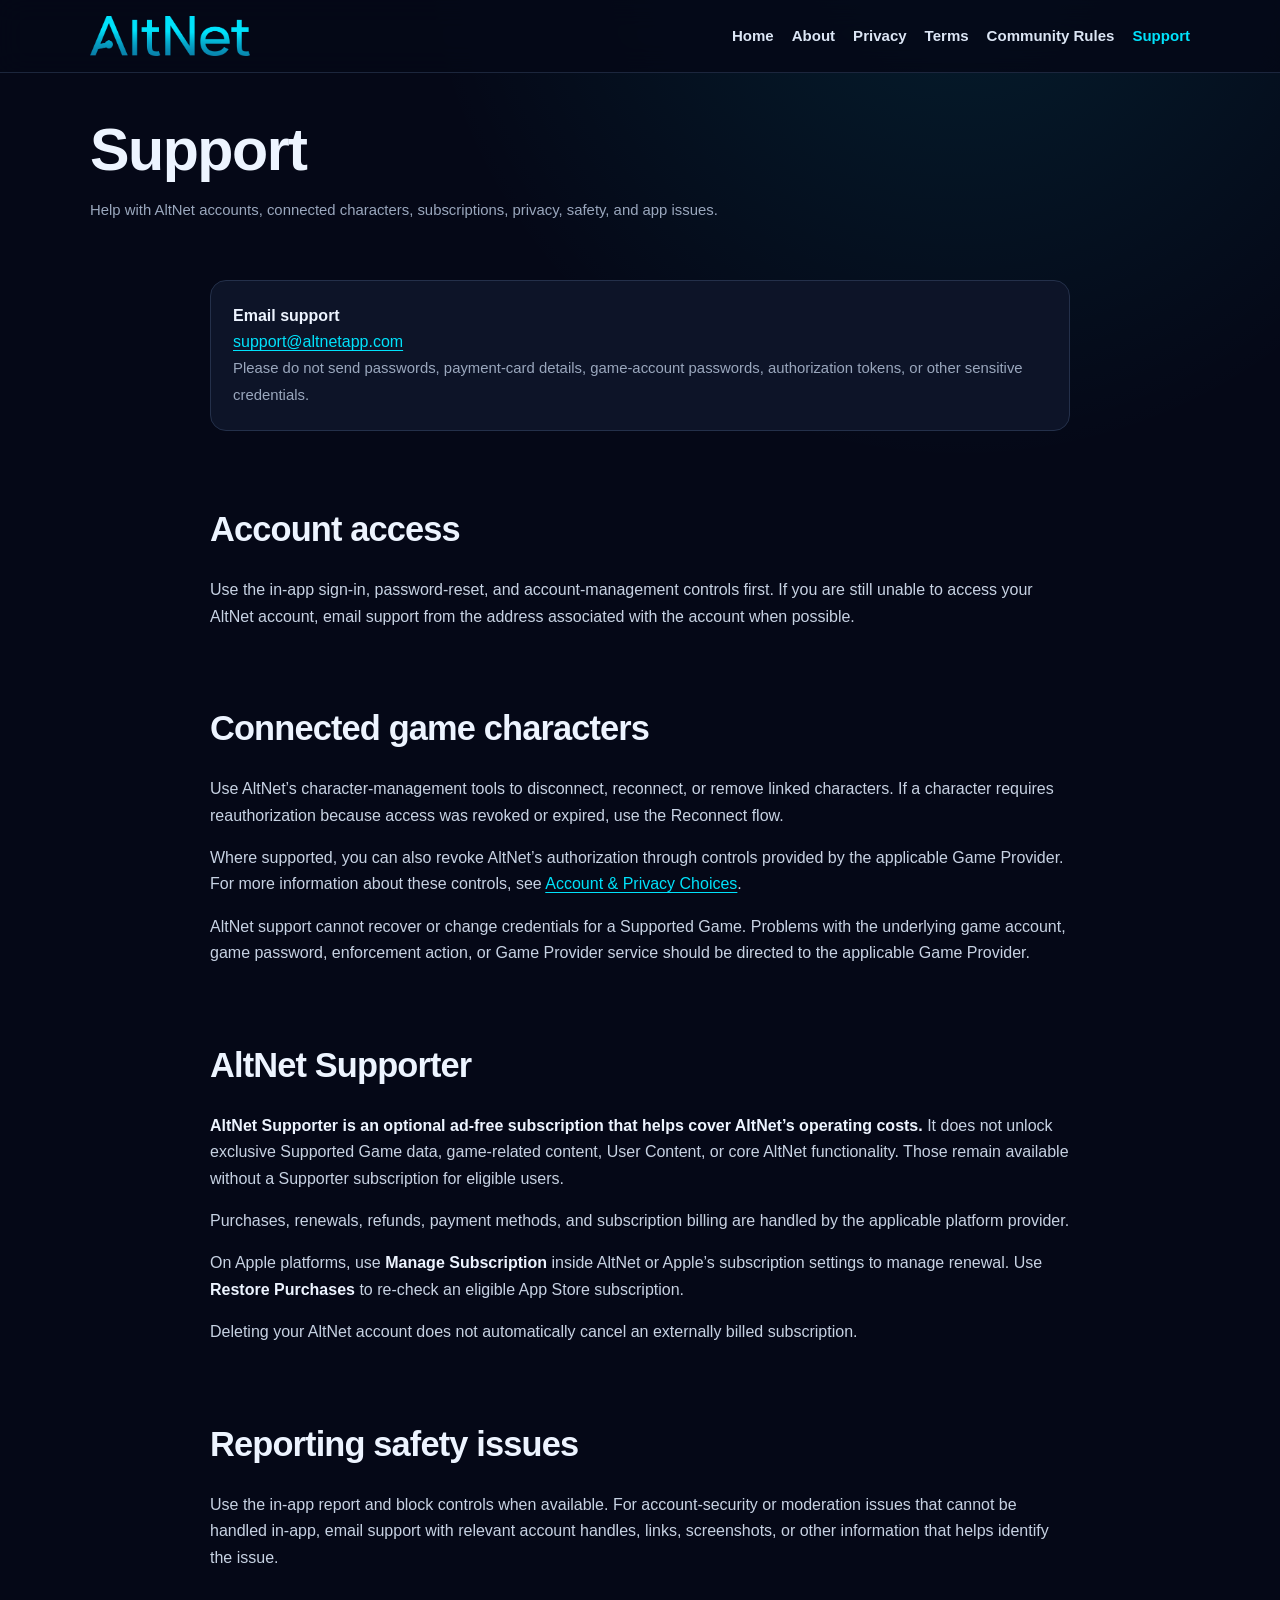
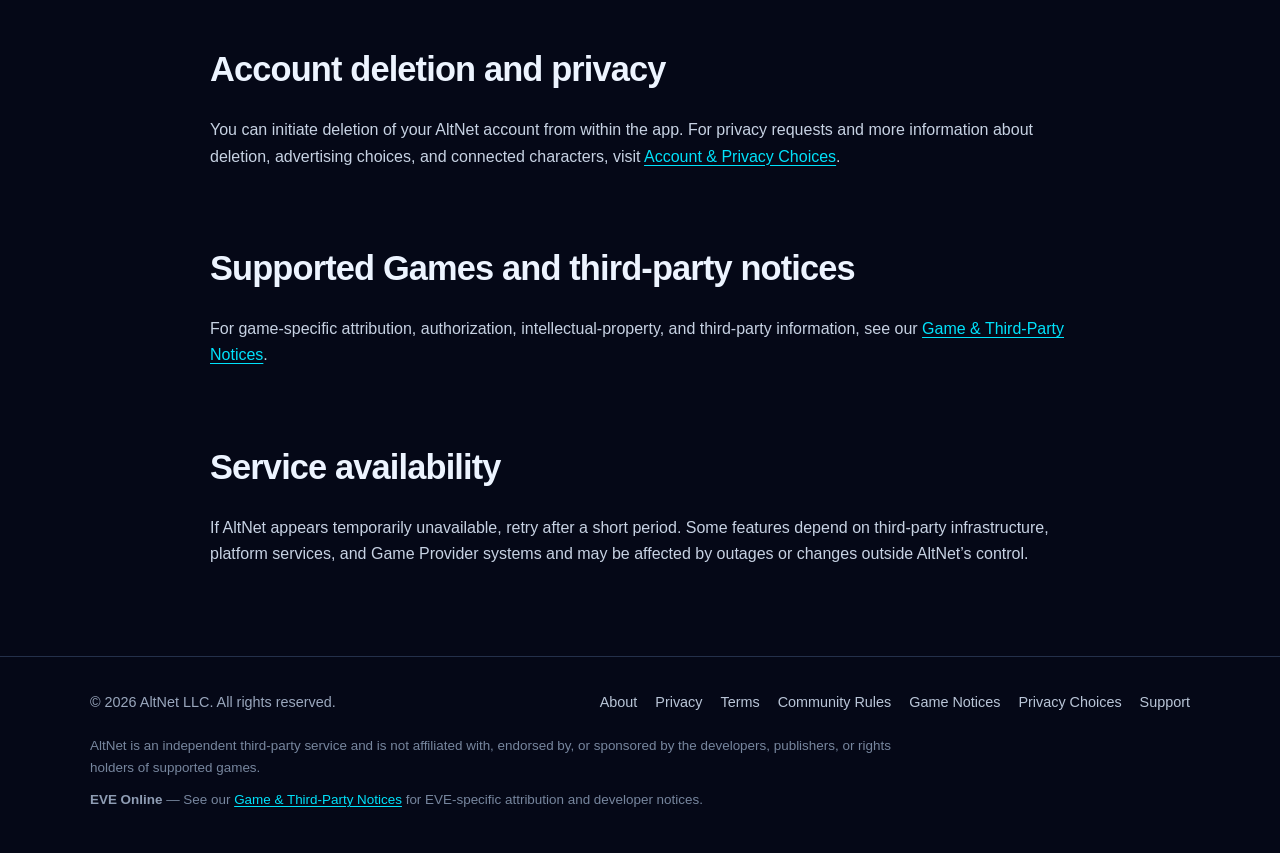
<file: support/index.html>
<!doctype html>
<html lang="en">
<head>
  <meta charset="utf-8">
  <meta name="viewport" content="width=device-width,initial-scale=1">
  <title>Support — AltNet</title>
  <meta name="description" content="Support information for AltNet accounts, subscriptions, privacy, and app issues.">
  <meta name="theme-color" content="#050817">
  <link rel="canonical" href="https://altnetapp.com/support/">
  <link rel="icon" type="image/png" sizes="192x192" href="/assets/images/favicon-192.png">
  <link rel="apple-touch-icon" href="/assets/images/favicon-192.png">
  <link rel="manifest" href="/site.webmanifest">
  <meta property="og:type" content="website">
  <meta property="og:site_name" content="AltNet">
  <meta property="og:title" content="Support — AltNet">
  <meta property="og:description" content="Support information for AltNet accounts, subscriptions, privacy, and app issues.">
  <meta property="og:url" content="https://altnetapp.com/support/">
  <meta property="og:image" content="https://altnetapp.com/assets/images/app-icon.png">
  <meta name="twitter:card" content="summary">
  <link rel="stylesheet" href="/assets/css/site.css">
</head>
<body>
<header class="site-header">
  <div class="wrap header-inner">
    <a class="brand" href="/" aria-label="AltNet home"><img src="/assets/images/altnet-wordmark.png" alt="AltNet"></a>

    <nav class="desktop-nav" aria-label="Main navigation">
        <a href="/">Home</a>
        <a href="/about/">About</a>
        <a href="/privacy/">Privacy</a>
        <a href="/terms/">Terms</a>
        <a href="/rules/">Community Rules</a>
        <a href="/support/" aria-current="page">Support</a>
    </nav>

    <details class="mobile-nav">
      <summary>Menu</summary>
      <nav aria-label="Mobile navigation">
        <a href="/">Home</a>
        <a href="/about/">About</a>
        <a href="/privacy/">Privacy</a>
        <a href="/terms/">Terms</a>
        <a href="/rules/">Community Rules</a>
        <a href="/support/" aria-current="page">Support</a>
      </nav>
    </details>
  </div>
</header>
<main>

<section class="legal-hero"><div class="wrap"><h1>Support</h1><p class="meta">Help with AltNet accounts, connected characters, subscriptions, privacy, safety, and app issues.</p></div></section>
<article class="wrap content">
  <div class="contact-box">
    <strong>Email support</strong><br>
    <a href="mailto:support@altnetapp.com">support@altnetapp.com</a><br>
    <span class="meta">Please do not send passwords, payment-card details, game-account passwords, authorization tokens, or other sensitive credentials.</span>
  </div>

  <h2>Account access</h2>
  <p>Use the in-app sign-in, password-reset, and account-management controls first. If you are still unable to access your AltNet account, email support from the address associated with the account when possible.</p>

  <h2>Connected game characters</h2>
  <p>Use AltNet’s character-management tools to disconnect, reconnect, or remove linked characters. If a character requires reauthorization because access was revoked or expired, use the Reconnect flow.</p>
  <p>Where supported, you can also revoke AltNet’s authorization through controls provided by the applicable Game Provider. For more information about these controls, see <a href="/account-privacy-choices/">Account &amp; Privacy Choices</a>.</p>
  <p>AltNet support cannot recover or change credentials for a Supported Game. Problems with the underlying game account, game password, enforcement action, or Game Provider service should be directed to the applicable Game Provider.</p>

  <h2>AltNet Supporter</h2>
  <p><strong>AltNet Supporter is an optional ad-free subscription that helps cover AltNet’s operating costs.</strong> It does not unlock exclusive Supported Game data, game-related content, User Content, or core AltNet functionality. Those remain available without a Supporter subscription for eligible users.</p>
  <p>Purchases, renewals, refunds, payment methods, and subscription billing are handled by the applicable platform provider.</p>
  <p>On Apple platforms, use <strong>Manage Subscription</strong> inside AltNet or Apple’s subscription settings to manage renewal. Use <strong>Restore Purchases</strong> to re-check an eligible App Store subscription.</p>
  <p>Deleting your AltNet account does not automatically cancel an externally billed subscription.</p>

  <h2>Reporting safety issues</h2>
  <p>Use the in-app report and block controls when available. For account-security or moderation issues that cannot be handled in-app, email support with relevant account handles, links, screenshots, or other information that helps identify the issue.</p>

  <h2>Account deletion and privacy</h2>
  <p>You can initiate deletion of your AltNet account from within the app. For privacy requests and more information about deletion, advertising choices, and connected characters, visit <a href="/account-privacy-choices/">Account &amp; Privacy Choices</a>.</p>

  <h2>Supported Games and third-party notices</h2>
  <p>For game-specific attribution, authorization, intellectual-property, and third-party information, see our <a href="/game-notices/">Game &amp; Third-Party Notices</a>.</p>

  <h2>Service availability</h2>
  <p>If AltNet appears temporarily unavailable, retry after a short period. Some features depend on third-party infrastructure, platform services, and Game Provider systems and may be affected by outages or changes outside AltNet’s control.</p>
</article>

</main>
<footer class="site-footer">
  <div class="wrap">
    <div class="footer-grid">
      <div>© 2026 AltNet LLC. All rights reserved.</div>
      <div class="footer-links">
        <a href="/about/">About</a>
        <a href="/privacy/">Privacy</a>
        <a href="/terms/">Terms</a>
        <a href="/rules/">Community Rules</a>
        <a href="/game-notices/">Game Notices</a>
        <a href="/account-privacy-choices/">Privacy Choices</a>
        <a href="/support/">Support</a>
      </div>
    </div>
    <div class="third-party">
      <p>AltNet is an independent third-party service and is not affiliated with, endorsed by, or sponsored by the developers, publishers, or rights holders of supported games.</p>
      <p><strong>EVE Online</strong> — See our <a href="/game-notices/">Game &amp; Third-Party Notices</a> for EVE-specific attribution and developer notices.</p>
    </div>
  </div>
</footer>
</body>
</html>
</file>
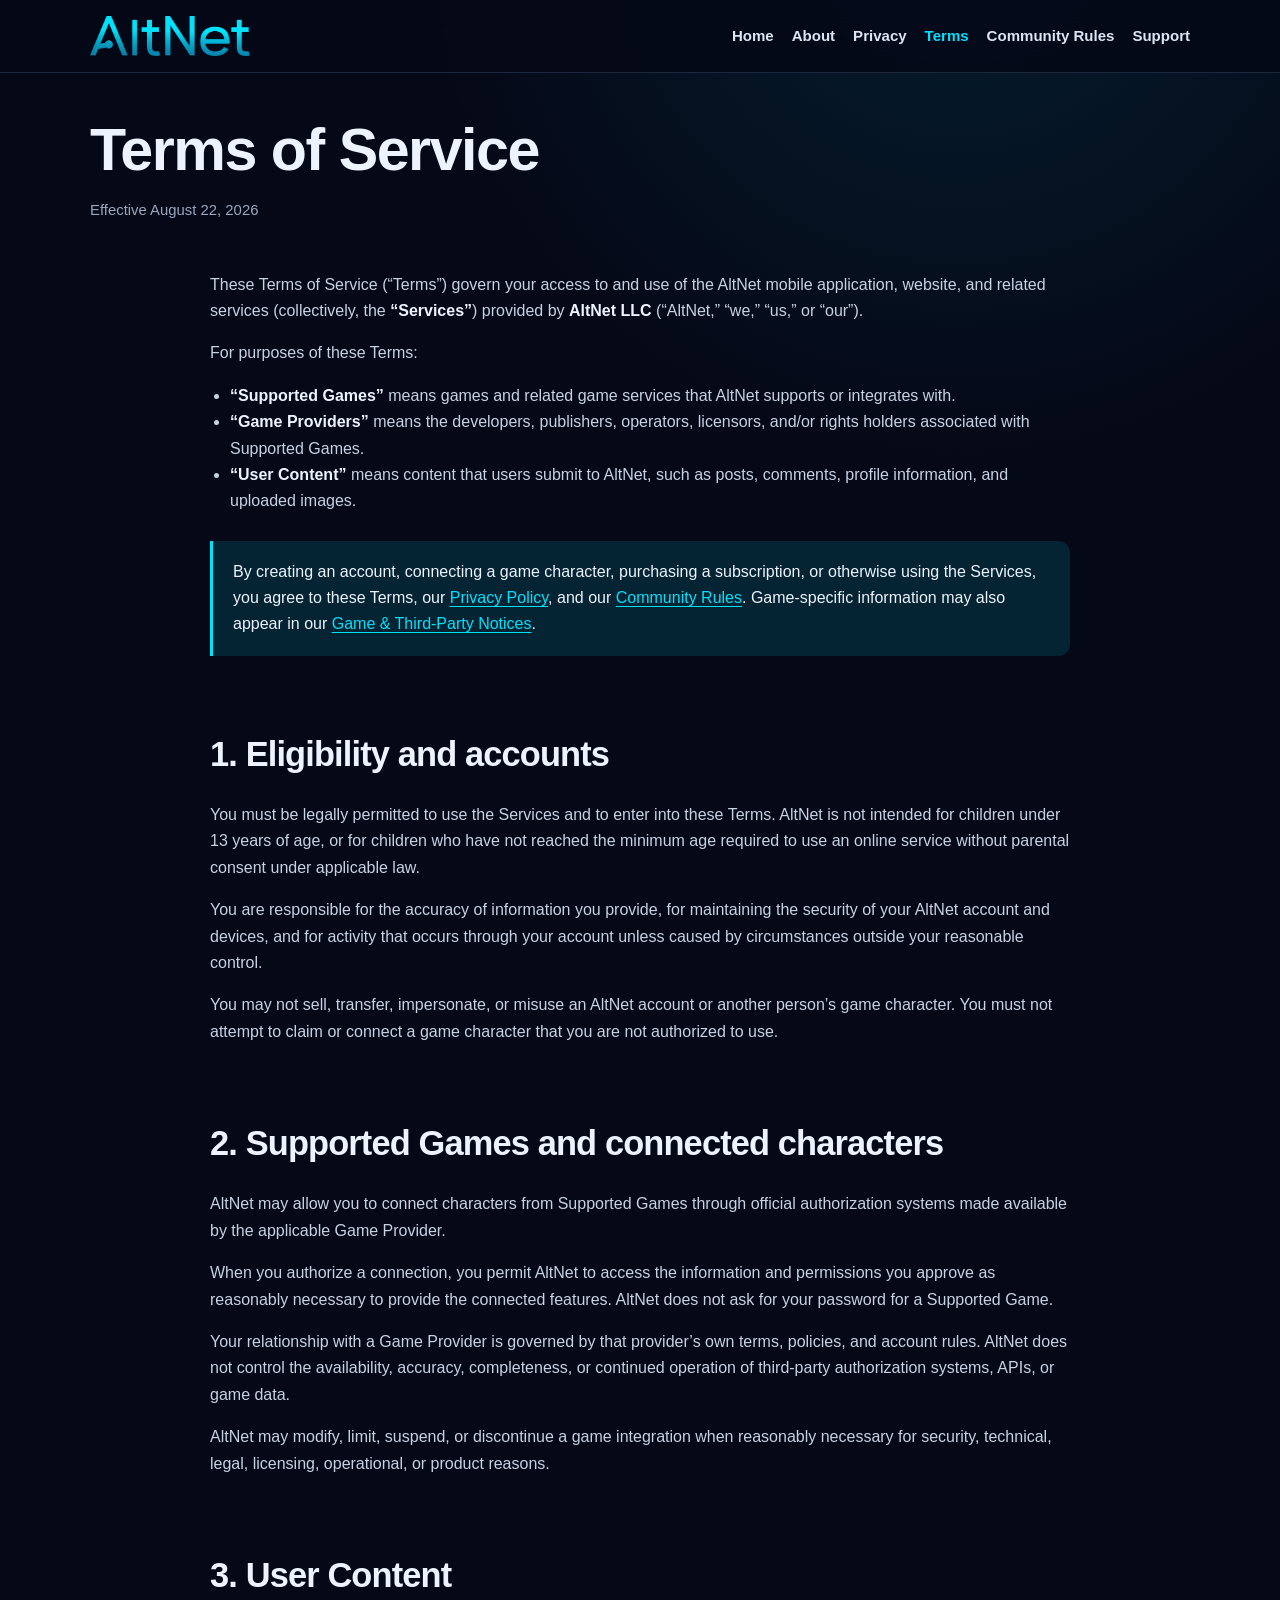
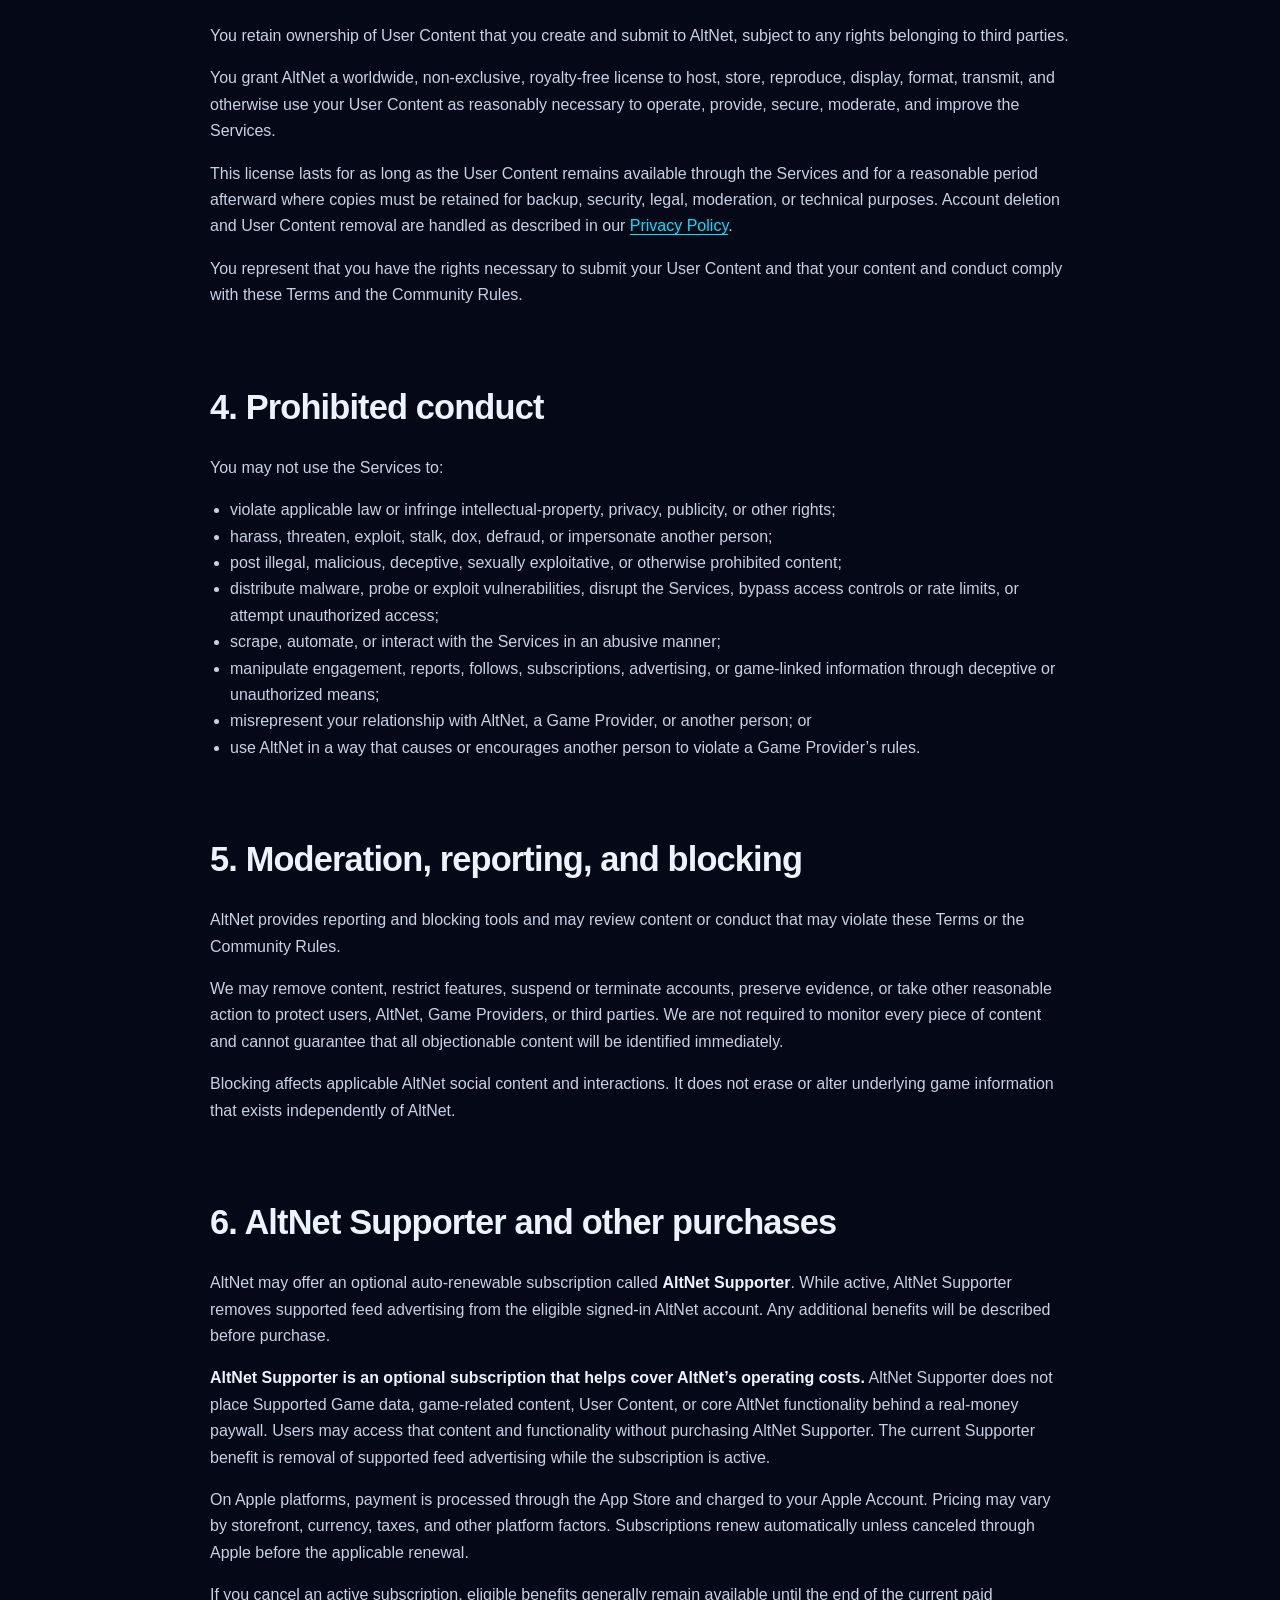
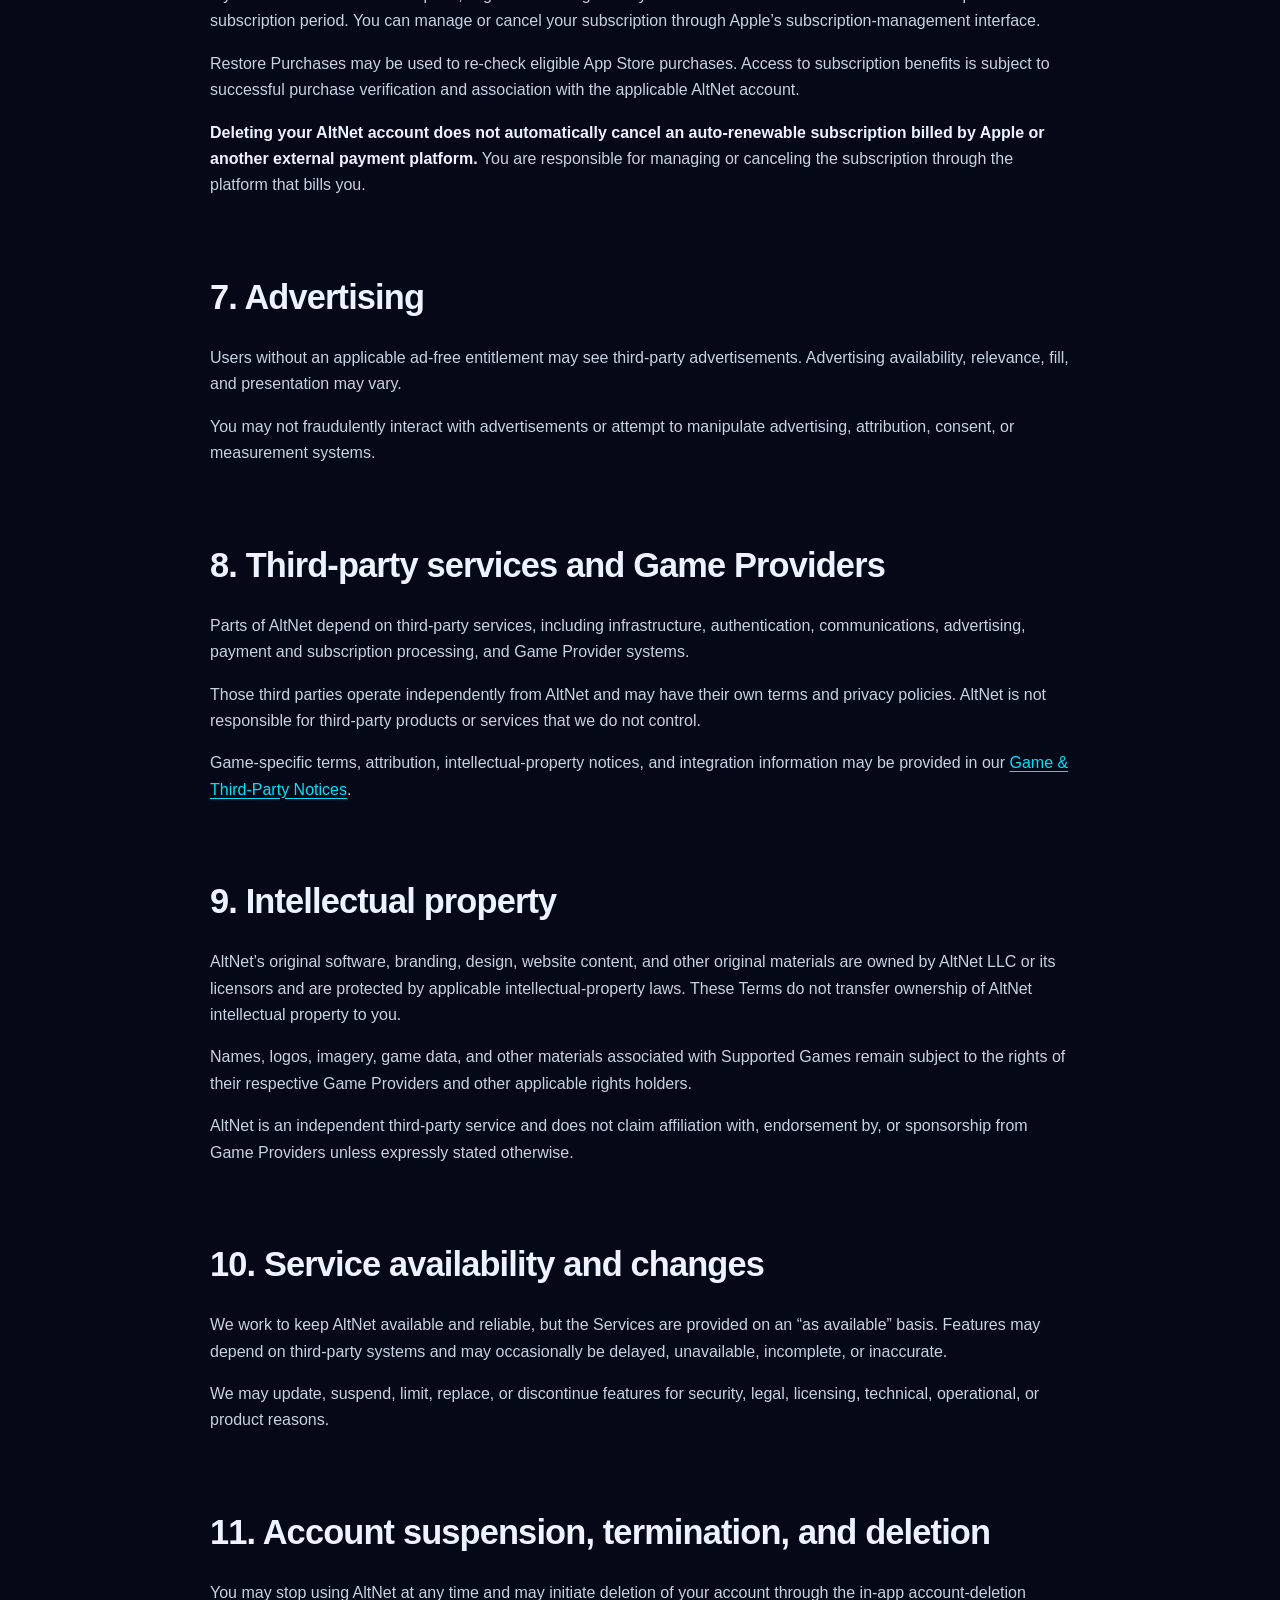
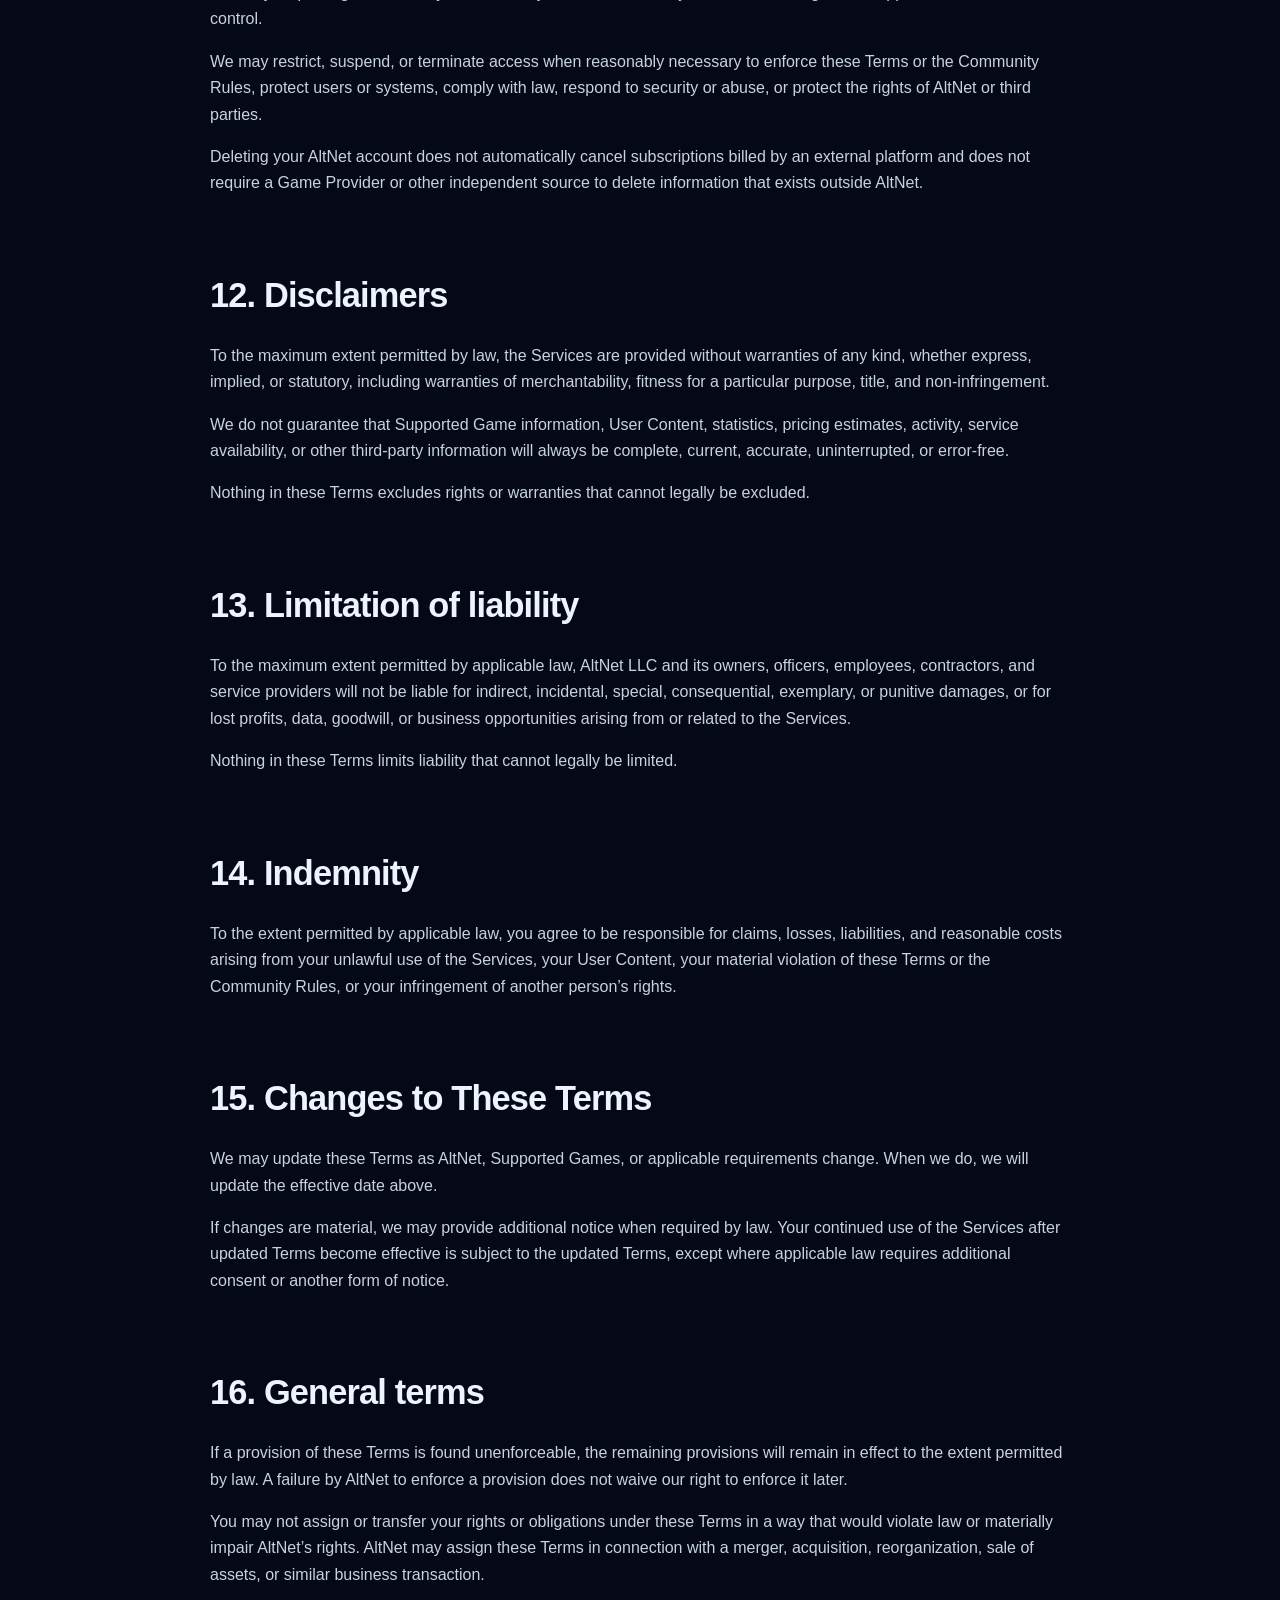
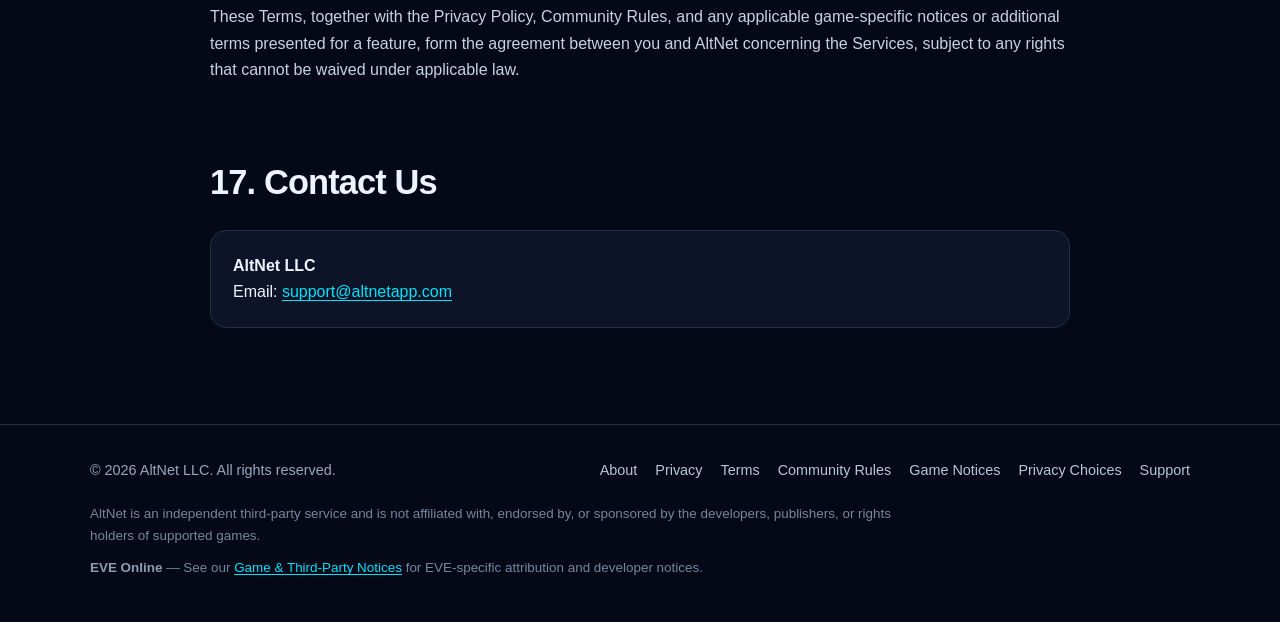
<file: terms/index.html>
<!doctype html>
<html lang="en">
<head>
  <meta charset="utf-8">
  <meta name="viewport" content="width=device-width,initial-scale=1">
  <title>Terms of Service — AltNet</title>
  <meta name="description" content="Terms governing use of the AltNet app and services.">
  <meta name="theme-color" content="#050817">
  <link rel="canonical" href="https://altnetapp.com/terms/">
  <link rel="icon" type="image/png" sizes="192x192" href="/assets/images/favicon-192.png">
  <link rel="apple-touch-icon" href="/assets/images/favicon-192.png">
  <link rel="manifest" href="/site.webmanifest">
  <meta property="og:type" content="website">
  <meta property="og:site_name" content="AltNet">
  <meta property="og:title" content="Terms of Service — AltNet">
  <meta property="og:description" content="Terms governing use of the AltNet app and services.">
  <meta property="og:url" content="https://altnetapp.com/terms/">
  <meta property="og:image" content="https://altnetapp.com/assets/images/app-icon.png">
  <meta name="twitter:card" content="summary">
  <link rel="stylesheet" href="/assets/css/site.css">
</head>
<body>
<header class="site-header">
  <div class="wrap header-inner">
    <a class="brand" href="/" aria-label="AltNet home"><img src="/assets/images/altnet-wordmark.png" alt="AltNet"></a>

    <nav class="desktop-nav" aria-label="Main navigation">
        <a href="/">Home</a>
        <a href="/about/">About</a>
        <a href="/privacy/">Privacy</a>
        <a href="/terms/" aria-current="page">Terms</a>
        <a href="/rules/">Community Rules</a>
        <a href="/support/">Support</a>
    </nav>

    <details class="mobile-nav">
      <summary>Menu</summary>
      <nav aria-label="Mobile navigation">
        <a href="/">Home</a>
        <a href="/about/">About</a>
        <a href="/privacy/">Privacy</a>
        <a href="/terms/" aria-current="page">Terms</a>
        <a href="/rules/">Community Rules</a>
        <a href="/support/">Support</a>
      </nav>
    </details>
  </div>
</header>
<main>

<section class="legal-hero"><div class="wrap"><h1>Terms of Service</h1><p class="meta">Effective August 22, 2026</p></div></section>
<article class="wrap content">
  <p>These Terms of Service (“Terms”) govern your access to and use of the AltNet mobile application, website, and related services (collectively, the <strong>“Services”</strong>) provided by <strong>AltNet LLC</strong> (“AltNet,” “we,” “us,” or “our”).</p>

  <p>For purposes of these Terms:</p>
  <ul>
    <li><strong>“Supported Games”</strong> means games and related game services that AltNet supports or integrates with.</li>
    <li><strong>“Game Providers”</strong> means the developers, publishers, operators, licensors, and/or rights holders associated with Supported Games.</li>
    <li><strong>“User Content”</strong> means content that users submit to AltNet, such as posts, comments, profile information, and uploaded images.</li>
  </ul>

  <div class="notice">By creating an account, connecting a game character, purchasing a subscription, or otherwise using the Services, you agree to these Terms, our <a href="/privacy/">Privacy Policy</a>, and our <a href="/rules/">Community Rules</a>. Game-specific information may also appear in our <a href="/game-notices/">Game &amp; Third-Party Notices</a>.</div>

  <h2>1. Eligibility and accounts</h2>
  <p>You must be legally permitted to use the Services and to enter into these Terms. AltNet is not intended for children under 13 years of age, or for children who have not reached the minimum age required to use an online service without parental consent under applicable law.</p>
  <p>You are responsible for the accuracy of information you provide, for maintaining the security of your AltNet account and devices, and for activity that occurs through your account unless caused by circumstances outside your reasonable control.</p>
  <p>You may not sell, transfer, impersonate, or misuse an AltNet account or another person’s game character. You must not attempt to claim or connect a game character that you are not authorized to use.</p>

  <h2>2. Supported Games and connected characters</h2>
  <p>AltNet may allow you to connect characters from Supported Games through official authorization systems made available by the applicable Game Provider.</p>
  <p>When you authorize a connection, you permit AltNet to access the information and permissions you approve as reasonably necessary to provide the connected features. AltNet does not ask for your password for a Supported Game.</p>
  <p>Your relationship with a Game Provider is governed by that provider’s own terms, policies, and account rules. AltNet does not control the availability, accuracy, completeness, or continued operation of third-party authorization systems, APIs, or game data.</p>
  <p>AltNet may modify, limit, suspend, or discontinue a game integration when reasonably necessary for security, technical, legal, licensing, operational, or product reasons.</p>

  <h2>3. User Content</h2>
  <p>You retain ownership of User Content that you create and submit to AltNet, subject to any rights belonging to third parties.</p>
  <p>You grant AltNet a worldwide, non-exclusive, royalty-free license to host, store, reproduce, display, format, transmit, and otherwise use your User Content as reasonably necessary to operate, provide, secure, moderate, and improve the Services.</p>
  <p>This license lasts for as long as the User Content remains available through the Services and for a reasonable period afterward where copies must be retained for backup, security, legal, moderation, or technical purposes. Account deletion and User Content removal are handled as described in our <a href="/privacy/">Privacy Policy</a>.</p>
  <p>You represent that you have the rights necessary to submit your User Content and that your content and conduct comply with these Terms and the Community Rules.</p>

  <h2>4. Prohibited conduct</h2>
  <p>You may not use the Services to:</p>
  <ul>
    <li>violate applicable law or infringe intellectual-property, privacy, publicity, or other rights;</li>
    <li>harass, threaten, exploit, stalk, dox, defraud, or impersonate another person;</li>
    <li>post illegal, malicious, deceptive, sexually exploitative, or otherwise prohibited content;</li>
    <li>distribute malware, probe or exploit vulnerabilities, disrupt the Services, bypass access controls or rate limits, or attempt unauthorized access;</li>
    <li>scrape, automate, or interact with the Services in an abusive manner;</li>
    <li>manipulate engagement, reports, follows, subscriptions, advertising, or game-linked information through deceptive or unauthorized means;</li>
    <li>misrepresent your relationship with AltNet, a Game Provider, or another person; or</li>
    <li>use AltNet in a way that causes or encourages another person to violate a Game Provider’s rules.</li>
  </ul>

  <h2>5. Moderation, reporting, and blocking</h2>
  <p>AltNet provides reporting and blocking tools and may review content or conduct that may violate these Terms or the Community Rules.</p>
  <p>We may remove content, restrict features, suspend or terminate accounts, preserve evidence, or take other reasonable action to protect users, AltNet, Game Providers, or third parties. We are not required to monitor every piece of content and cannot guarantee that all objectionable content will be identified immediately.</p>
  <p>Blocking affects applicable AltNet social content and interactions. It does not erase or alter underlying game information that exists independently of AltNet.</p>

  <h2>6. AltNet Supporter and other purchases</h2>
  <p>AltNet may offer an optional auto-renewable subscription called <strong>AltNet Supporter</strong>. While active, AltNet Supporter removes supported feed advertising from the eligible signed-in AltNet account. Any additional benefits will be described before purchase.</p>
  <p><strong>AltNet Supporter is an optional subscription that helps cover AltNet’s operating costs.</strong> AltNet Supporter does not place Supported Game data, game-related content, User Content, or core AltNet functionality behind a real-money paywall. Users may access that content and functionality without purchasing AltNet Supporter. The current Supporter benefit is removal of supported feed advertising while the subscription is active.</p>
  <p>On Apple platforms, payment is processed through the App Store and charged to your Apple Account. Pricing may vary by storefront, currency, taxes, and other platform factors. Subscriptions renew automatically unless canceled through Apple before the applicable renewal.</p>
  <p>If you cancel an active subscription, eligible benefits generally remain available until the end of the current paid subscription period. You can manage or cancel your subscription through Apple’s subscription-management interface.</p>
  <p>Restore Purchases may be used to re-check eligible App Store purchases. Access to subscription benefits is subject to successful purchase verification and association with the applicable AltNet account.</p>
  <p><strong>Deleting your AltNet account does not automatically cancel an auto-renewable subscription billed by Apple or another external payment platform.</strong> You are responsible for managing or canceling the subscription through the platform that bills you.</p>

  <h2>7. Advertising</h2>
  <p>Users without an applicable ad-free entitlement may see third-party advertisements. Advertising availability, relevance, fill, and presentation may vary.</p>
  <p>You may not fraudulently interact with advertisements or attempt to manipulate advertising, attribution, consent, or measurement systems.</p>

  <h2>8. Third-party services and Game Providers</h2>
  <p>Parts of AltNet depend on third-party services, including infrastructure, authentication, communications, advertising, payment and subscription processing, and Game Provider systems.</p>
  <p>Those third parties operate independently from AltNet and may have their own terms and privacy policies. AltNet is not responsible for third-party products or services that we do not control.</p>
  <p>Game-specific terms, attribution, intellectual-property notices, and integration information may be provided in our <a href="/game-notices/">Game &amp; Third-Party Notices</a>.</p>

  <h2>9. Intellectual property</h2>
  <p>AltNet’s original software, branding, design, website content, and other original materials are owned by AltNet LLC or its licensors and are protected by applicable intellectual-property laws. These Terms do not transfer ownership of AltNet intellectual property to you.</p>
  <p>Names, logos, imagery, game data, and other materials associated with Supported Games remain subject to the rights of their respective Game Providers and other applicable rights holders.</p>
  <p>AltNet is an independent third-party service and does not claim affiliation with, endorsement by, or sponsorship from Game Providers unless expressly stated otherwise.</p>

  <h2>10. Service availability and changes</h2>
  <p>We work to keep AltNet available and reliable, but the Services are provided on an “as available” basis. Features may depend on third-party systems and may occasionally be delayed, unavailable, incomplete, or inaccurate.</p>
  <p>We may update, suspend, limit, replace, or discontinue features for security, legal, licensing, technical, operational, or product reasons.</p>

  <h2>11. Account suspension, termination, and deletion</h2>
  <p>You may stop using AltNet at any time and may initiate deletion of your account through the in-app account-deletion control.</p>
  <p>We may restrict, suspend, or terminate access when reasonably necessary to enforce these Terms or the Community Rules, protect users or systems, comply with law, respond to security or abuse, or protect the rights of AltNet or third parties.</p>
  <p>Deleting your AltNet account does not automatically cancel subscriptions billed by an external platform and does not require a Game Provider or other independent source to delete information that exists outside AltNet.</p>

  <h2>12. Disclaimers</h2>
  <p>To the maximum extent permitted by law, the Services are provided without warranties of any kind, whether express, implied, or statutory, including warranties of merchantability, fitness for a particular purpose, title, and non-infringement.</p>
  <p>We do not guarantee that Supported Game information, User Content, statistics, pricing estimates, activity, service availability, or other third-party information will always be complete, current, accurate, uninterrupted, or error-free.</p>
  <p>Nothing in these Terms excludes rights or warranties that cannot legally be excluded.</p>

  <h2>13. Limitation of liability</h2>
  <p>To the maximum extent permitted by applicable law, AltNet LLC and its owners, officers, employees, contractors, and service providers will not be liable for indirect, incidental, special, consequential, exemplary, or punitive damages, or for lost profits, data, goodwill, or business opportunities arising from or related to the Services.</p>
  <p>Nothing in these Terms limits liability that cannot legally be limited.</p>

  <h2>14. Indemnity</h2>
  <p>To the extent permitted by applicable law, you agree to be responsible for claims, losses, liabilities, and reasonable costs arising from your unlawful use of the Services, your User Content, your material violation of these Terms or the Community Rules, or your infringement of another person’s rights.</p>

  <h2>15. Changes to These Terms</h2>
  <p>We may update these Terms as AltNet, Supported Games, or applicable requirements change. When we do, we will update the effective date above.</p>
  <p>If changes are material, we may provide additional notice when required by law. Your continued use of the Services after updated Terms become effective is subject to the updated Terms, except where applicable law requires additional consent or another form of notice.</p>

  <h2>16. General terms</h2>
  <p>If a provision of these Terms is found unenforceable, the remaining provisions will remain in effect to the extent permitted by law. A failure by AltNet to enforce a provision does not waive our right to enforce it later.</p>
  <p>You may not assign or transfer your rights or obligations under these Terms in a way that would violate law or materially impair AltNet’s rights. AltNet may assign these Terms in connection with a merger, acquisition, reorganization, sale of assets, or similar business transaction.</p>
  <p>These Terms, together with the Privacy Policy, Community Rules, and any applicable game-specific notices or additional terms presented for a feature, form the agreement between you and AltNet concerning the Services, subject to any rights that cannot be waived under applicable law.</p>

  <h2>17. Contact Us</h2>
  <div class="contact-box">
    <strong>AltNet LLC</strong><br>
    Email: <a href="mailto:support@altnetapp.com">support@altnetapp.com</a>
  </div>
</article>

</main>
<footer class="site-footer">
  <div class="wrap">
    <div class="footer-grid">
      <div>© 2026 AltNet LLC. All rights reserved.</div>
      <div class="footer-links">
        <a href="/about/">About</a>
        <a href="/privacy/">Privacy</a>
        <a href="/terms/">Terms</a>
        <a href="/rules/">Community Rules</a>
        <a href="/game-notices/">Game Notices</a>
        <a href="/account-privacy-choices/">Privacy Choices</a>
        <a href="/support/">Support</a>
      </div>
    </div>
    <div class="third-party">
      <p>AltNet is an independent third-party service and is not affiliated with, endorsed by, or sponsored by the developers, publishers, or rights holders of supported games.</p>
      <p><strong>EVE Online</strong> — See our <a href="/game-notices/">Game &amp; Third-Party Notices</a> for EVE-specific attribution and developer notices.</p>
    </div>
  </div>
</footer>
</body>
</html>
</file>
<file: assets/css/site.css>
:root {
  --bg: #050817;
  --bg-elevated: #0d1428;
  --bg-soft: #111a32;
  --text: #edf4ff;
  --muted: #9aa7bd;
  --border: #24304a;
  --teal: #00E2FB;
  --teal-soft: rgba(0, 226, 251, .12);
  --max: 1100px;
  color-scheme: dark;
}

* { box-sizing: border-box; }
html { scroll-behavior: smooth; }
body {
  margin: 0;
  background:
    radial-gradient(circle at 75% -80px, rgba(0,226,251,.10), transparent 34rem),
    var(--bg);
  color: var(--text);
  font-family: -apple-system, BlinkMacSystemFont, "Segoe UI", Roboto, Helvetica, Arial, sans-serif;
  line-height: 1.65;
  -webkit-font-smoothing: antialiased;
}
a { color: var(--teal); text-underline-offset: .18em; }
a:hover { text-decoration-thickness: 2px; }
img { max-width: 100%; height: auto; }
.wrap { width: min(calc(100% - 36px), var(--max)); margin: 0 auto; }

.site-header {
  position: sticky;
  top: 0;
  z-index: 20;
  background: rgba(5,8,23,.88);
  border-bottom: 1px solid rgba(36,48,74,.75);
  backdrop-filter: blur(14px);
}
.header-inner {
  min-height: 72px;
  display: flex;
  align-items: center;
  justify-content: space-between;
  gap: 24px;
}
.brand { display: inline-flex; align-items: center; text-decoration: none; }
.brand img { width: 160px; display: block; }
.desktop-nav {
  display: flex;
  align-items: center;
  flex-wrap: wrap;
  gap: 7px 18px;
}
.desktop-nav a,
.mobile-nav a {
  color: #dce6f5;
  text-decoration: none;
  font-size: .94rem;
  font-weight: 650;
}
.desktop-nav a:hover,
.desktop-nav a[aria-current="page"],
.mobile-nav a:hover,
.mobile-nav a[aria-current="page"] {
  color: var(--teal);
}

.mobile-nav { display: none; }
.mobile-nav summary {
  list-style: none;
  cursor: pointer;
  color: var(--text);
  font-weight: 750;
}
.mobile-nav summary::-webkit-details-marker { display: none; }

.hero { padding: 44px 0 52px; }
.hero h1 { margin-top: 0; }
.hero-grid {
  display: grid;
  grid-template-columns: 1.3fr .7fr;
  gap: 64px;
  align-items: center;
}
h1, h2, h3 { line-height: 1.12; letter-spacing: -.025em; }
h1 { margin: 16px 0 20px; font-size: clamp(2.65rem, 7vw, 5.3rem); }
h2 { margin-top: 2.3em; font-size: clamp(1.55rem, 3vw, 2.15rem); }
h3 { margin-top: 1.7em; }
.lead { color: #bac6d9; font-size: clamp(1.08rem, 2vw, 1.28rem); max-width: 720px; }
.hero-actions { display: flex; gap: 12px; flex-wrap: wrap; margin-top: 30px; }
.btn {
  display: inline-flex;
  min-height: 46px;
  align-items: center;
  justify-content: center;
  padding: 0 18px;
  border-radius: 12px;
  border: 1px solid var(--border);
  text-decoration: none;
  font-weight: 800;
}
.btn-primary { background: var(--teal); color: #031018; border-color: var(--teal); }
.btn-secondary { color: var(--text); background: rgba(255,255,255,.025); }
.hero-mark {
  width: min(100%, 340px);
  margin: 0 auto;
  image-rendering: auto;
  filter: drop-shadow(0 20px 70px rgba(0,226,251,.16));
}

.section { padding: 42px 0 68px; }
.section > .wrap > h2:first-child { margin-top: 0; }
.cards {
  display: grid;
  grid-template-columns: repeat(3, 1fr);
  gap: 16px;
  margin-top: 28px;
}
.card {
  background: linear-gradient(180deg, rgba(17,26,50,.94), rgba(13,20,40,.94));
  border: 1px solid var(--border);
  border-radius: 18px;
  padding: 24px;
}
.card h3 { margin: 0 0 8px; }
.card p { color: var(--muted); margin: 0; }
.icon-dot {
  width: 34px; height: 34px; border-radius: 10px;
  display: grid; place-items: center;
  background: var(--teal-soft); color: var(--teal);
  font-weight: 900; margin-bottom: 18px;
}

.legal-hero { padding: 44px 0 18px; }
.legal-hero h1 { font-size: clamp(2.25rem, 5vw, 3.7rem); margin-top: 0; margin-bottom: 10px; }
.meta { color: var(--muted); font-size: .93rem; }
.content {
  max-width: 860px;
  padding-bottom: 72px;
}
.content p, .content li { color: #c7d2e3; }
.content strong { color: var(--text); }
.content ul { padding-left: 1.25rem; }
.content .notice {
  margin: 26px 0;
  padding: 18px 20px;
  border-left: 3px solid var(--teal);
  background: var(--teal-soft);
  border-radius: 0 12px 12px 0;
}
.content hr { border: 0; border-top: 1px solid var(--border); margin: 38px 0; }
.content h2 { scroll-margin-top: 100px; }

.contact-box {
  border: 1px solid var(--border);
  border-radius: 16px;
  background: var(--bg-elevated);
  padding: 22px;
  margin: 24px 0;
}

.site-footer {
  border-top: 1px solid var(--border);
  padding: 34px 0 42px;
  color: var(--muted);
  font-size: .9rem;
}
.footer-grid {
  display: grid;
  grid-template-columns: 1fr auto;
  gap: 26px;
  align-items: start;
}
.footer-links { display: flex; flex-wrap: wrap; gap: 8px 18px; justify-content: flex-end; }
.footer-links a { color: #b9c5d7; text-decoration: none; }
.third-party {
  margin-top: 20px;
  max-width: 820px;
  font-size: .84rem;
  color: #77869e;
}
.third-party p { margin: 0; }
.third-party p + p { margin-top: 10px; }
.third-party strong { color: #8f9db4; }

code {
  border: 1px solid var(--border);
  background: var(--bg-elevated);
  padding: .12em .35em;
  border-radius: 6px;
  color: #dffbff;
}
.table-wrap { overflow-x: auto; }
table { width: 100%; border-collapse: collapse; margin: 20px 0 30px; min-width: 620px; }
th, td { border-bottom: 1px solid var(--border); padding: 12px 10px; text-align: left; vertical-align: top; }
th { color: var(--text); }
td { color: #c7d2e3; }

@media (max-width: 780px) {
  .site-header { position: static; }

  /* Use the phone layout as the standard across all mobile-width pages.
     This keeps the header, hero, cards, legal pages, support, and footer
     aligned to the same compact content column on wider mobile browsers. */
  .wrap {
    width: min(calc(100% - 36px), 430px);
  }

  .header-inner {
    min-height: 64px;
    padding: 12px 0;
    flex-direction: row;
    align-items: center;
    justify-content: space-between;
    gap: 16px;
  }

  .brand img { width: 126px; }

  .desktop-nav { display: none; }

  .mobile-nav {
    display: block;
    position: relative;
  }

  /* Standard three-line hamburger trigger. The dropdown itself stays the same. */
  .mobile-nav summary {
    width: 44px;
    height: 44px;
    min-height: 44px;
    display: inline-flex;
    align-items: center;
    justify-content: center;
    padding: 0;
    border: 0;
    border-radius: 10px;
    background: transparent;
    font-size: 0;
  }

  .mobile-nav summary::before {
    content: "";
    width: 23px;
    height: 2px;
    border-radius: 999px;
    background: var(--text);
    box-shadow:
      0 -7px 0 var(--text),
      0 7px 0 var(--text);
  }

  .mobile-nav summary::after { content: none; }

  .mobile-nav[open] summary {
    background: rgba(255,255,255,.04);
  }

  .mobile-nav nav {
    position: absolute;
    right: 0;
    top: calc(100% + 8px);
    z-index: 50;
    min-width: 210px;
    display: grid;
    gap: 4px;
    padding: 8px;
    border: 1px solid var(--border);
    border-radius: 12px;
    background: #0d1428;
    box-shadow: 0 18px 45px rgba(0,0,0,.38);
  }

  .mobile-nav nav a {
    display: block;
    padding: 10px 12px;
    border-radius: 8px;
  }

  .mobile-nav nav a:hover,
  .mobile-nav nav a[aria-current="page"] {
    background: var(--teal-soft);
  }

  /* Phone-first mobile layout. Wider mobile browsers keep the same compact
     proportions instead of stretching the hero toward a desktop layout. */
  .hero { padding: 28px 0 8px; }

  .hero-grid {
    grid-template-columns: 1fr;
    gap: 0;
    width: min(calc(100% - 36px), 430px);
    margin-left: auto;
    margin-right: auto;
  }

  .hero h1 {
    font-size: clamp(2.7rem, 12vw, 3.15rem);
    margin-top: 0;
  }

  .hero .lead { font-size: 1.08rem; }

  .hero-actions {
    display: grid;
    grid-template-columns: 1fr;
    width: 100%;
    gap: 10px;
    margin-top: 26px;
  }

  .hero-actions .btn { width: 100%; }

  /* Mobile mark stays beneath Community Rules. */
  .hero-mark {
    display: block;
    width: 92px;
    margin: 24px auto 0;
    filter: drop-shadow(0 12px 34px rgba(0,226,251,.14));
  }

  .section { padding: 28px 0 48px; }

  /* Keep the homepage feature heading visually connected to the mark above it. */
  .hero + .section { padding-top: 10px; }
  .hero + .section h2 { margin-top: 0; }

  .section h2 { margin-top: 1.35em; }

  .cards {
    grid-template-columns: 1fr;
    gap: 12px;
    margin-top: 22px;
  }

  .card { padding: 21px; }

  .legal-hero { padding: 28px 0 16px; }

  .legal-hero h1 { margin-top: 0; }

  .content { padding-bottom: 54px; }

  .footer-grid { grid-template-columns: 1fr; }
  .footer-links { justify-content: flex-start; }
}

@media (max-width: 410px) {
  .wrap { width: min(calc(100% - 30px), var(--max)); }
  .brand img { width: 118px; }
}
</file>
